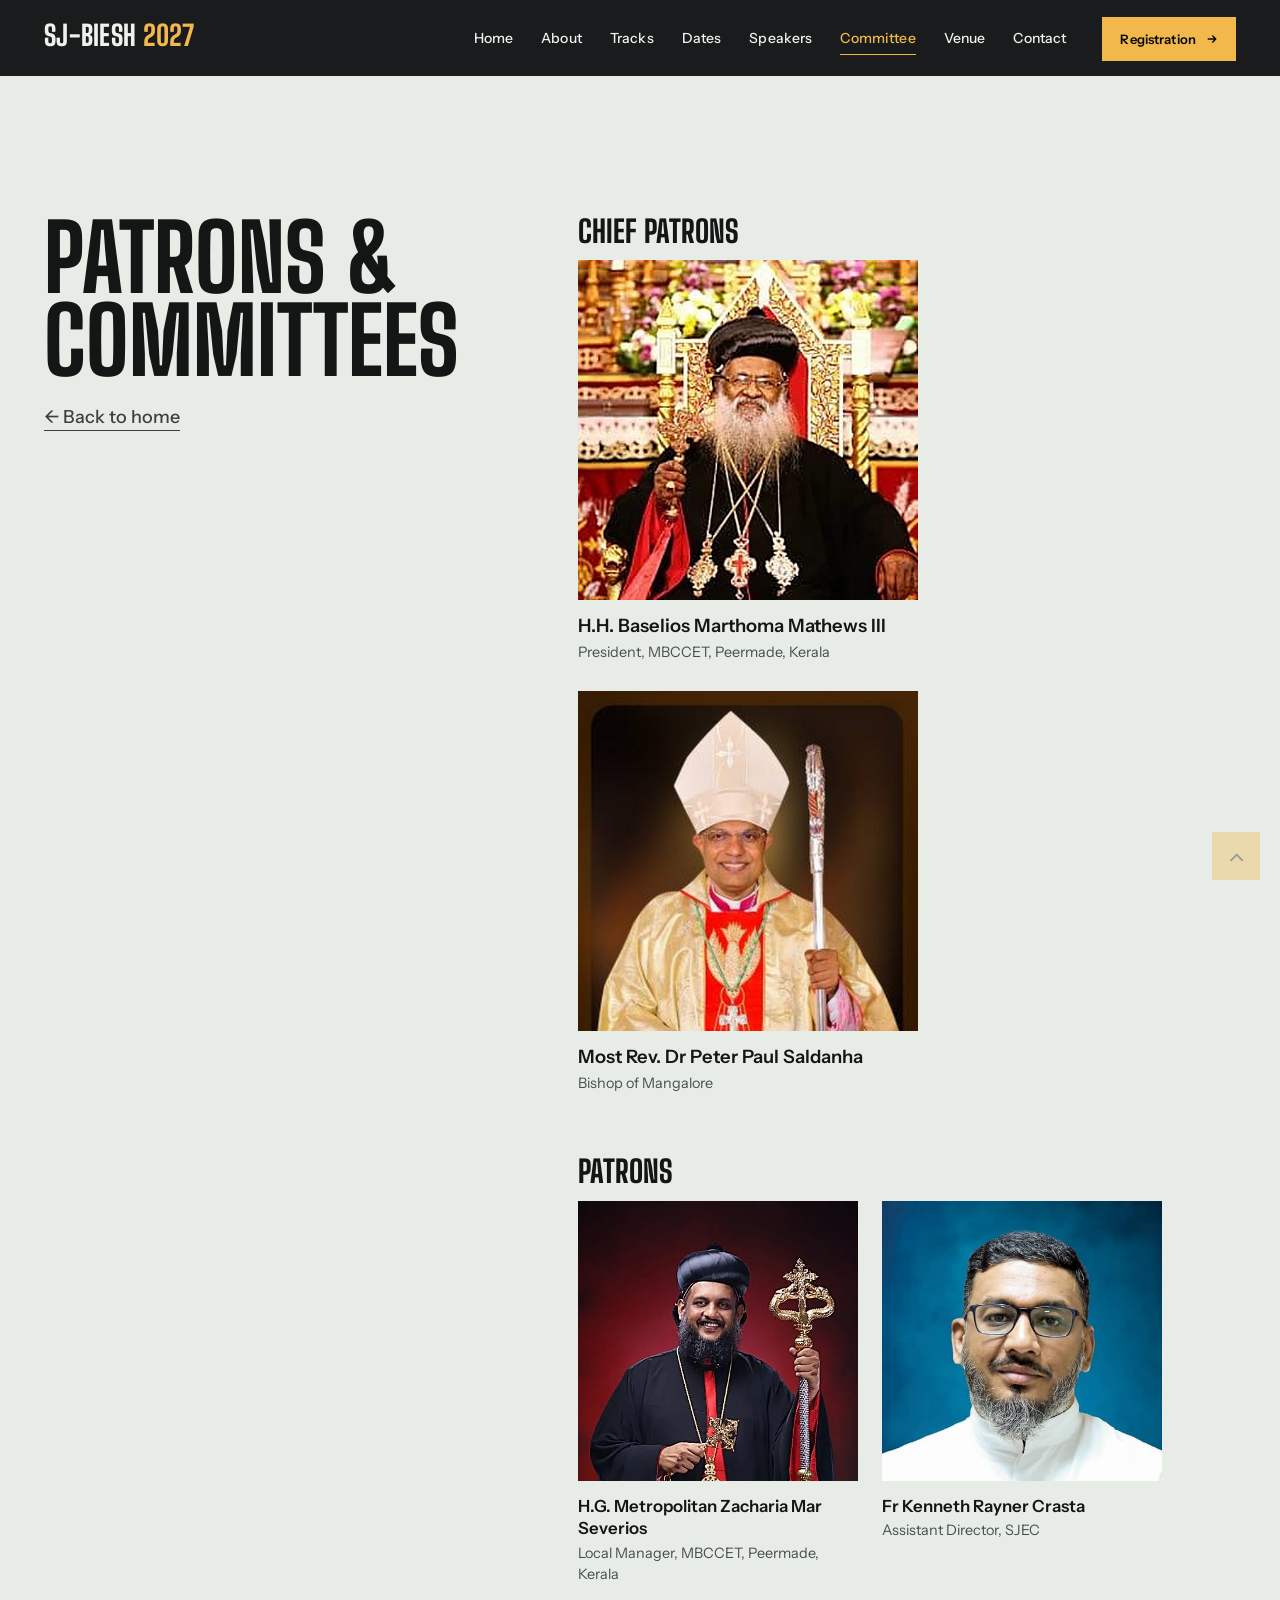
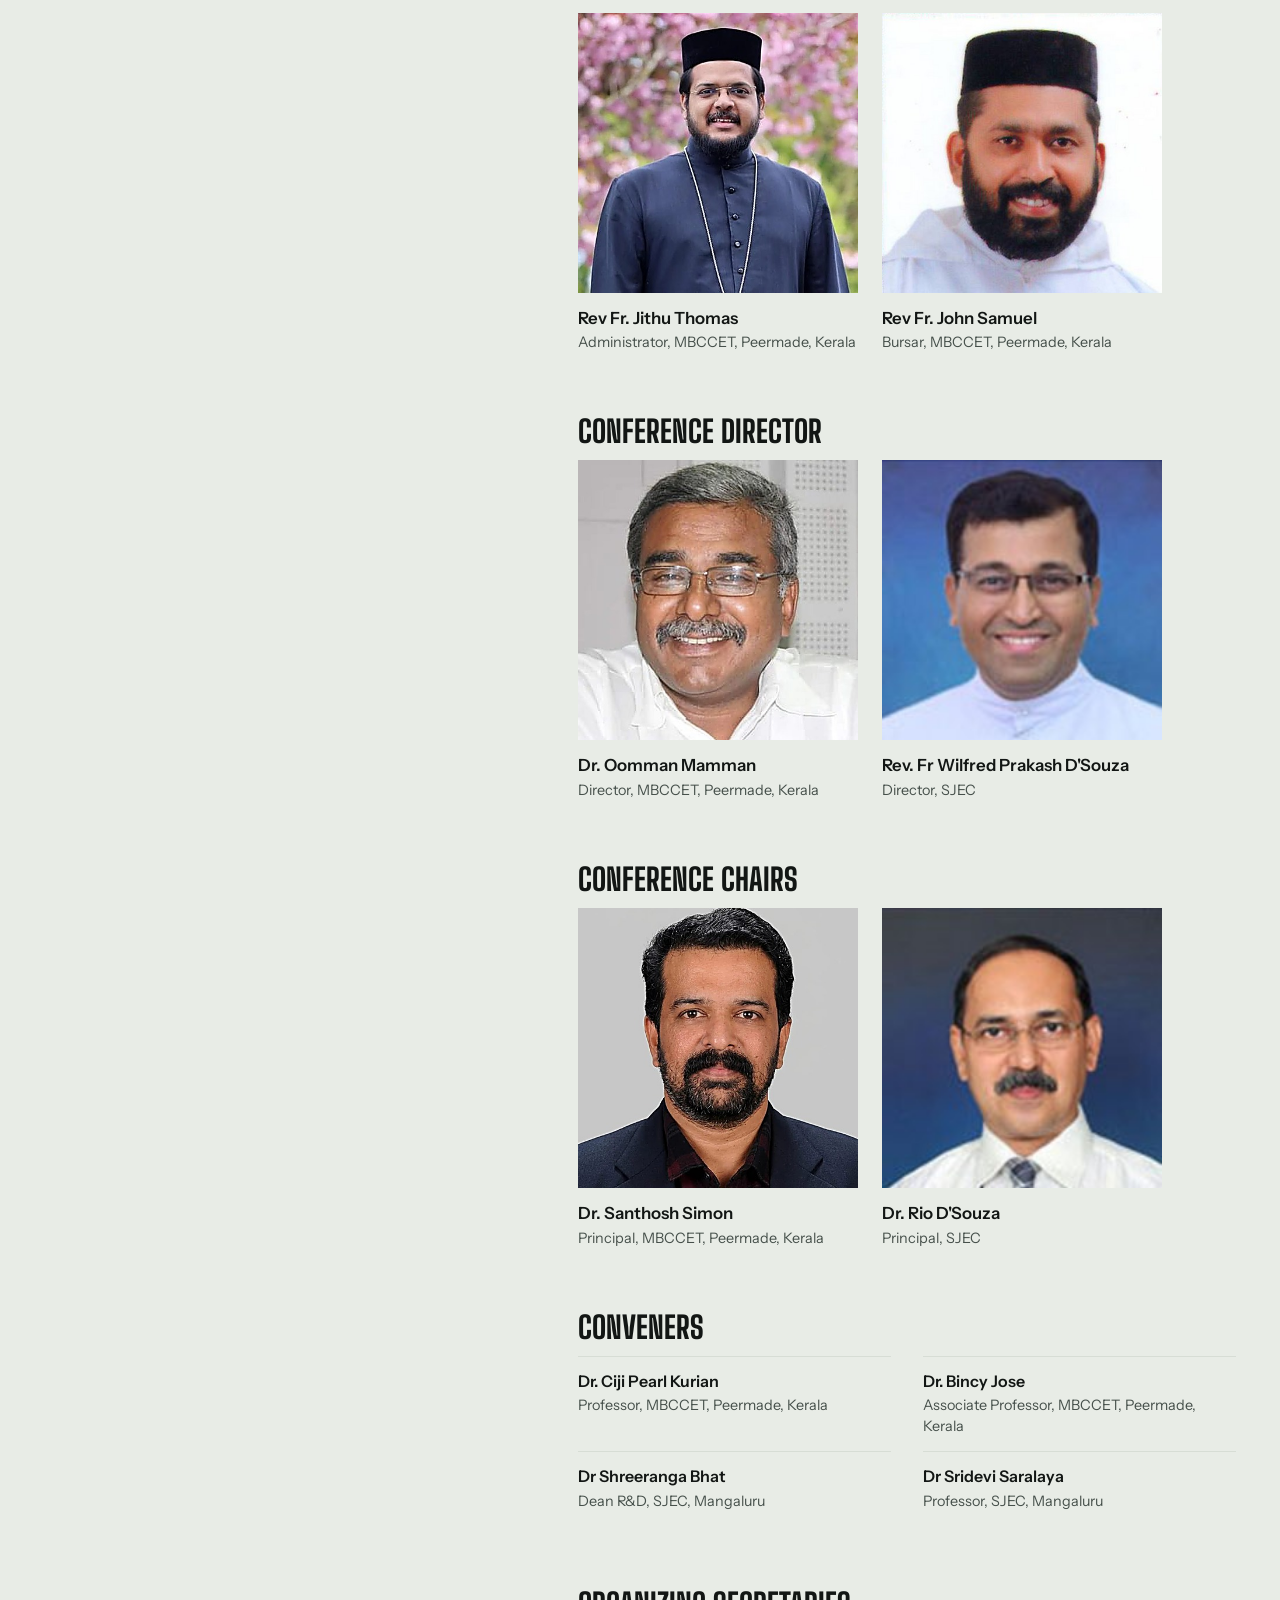
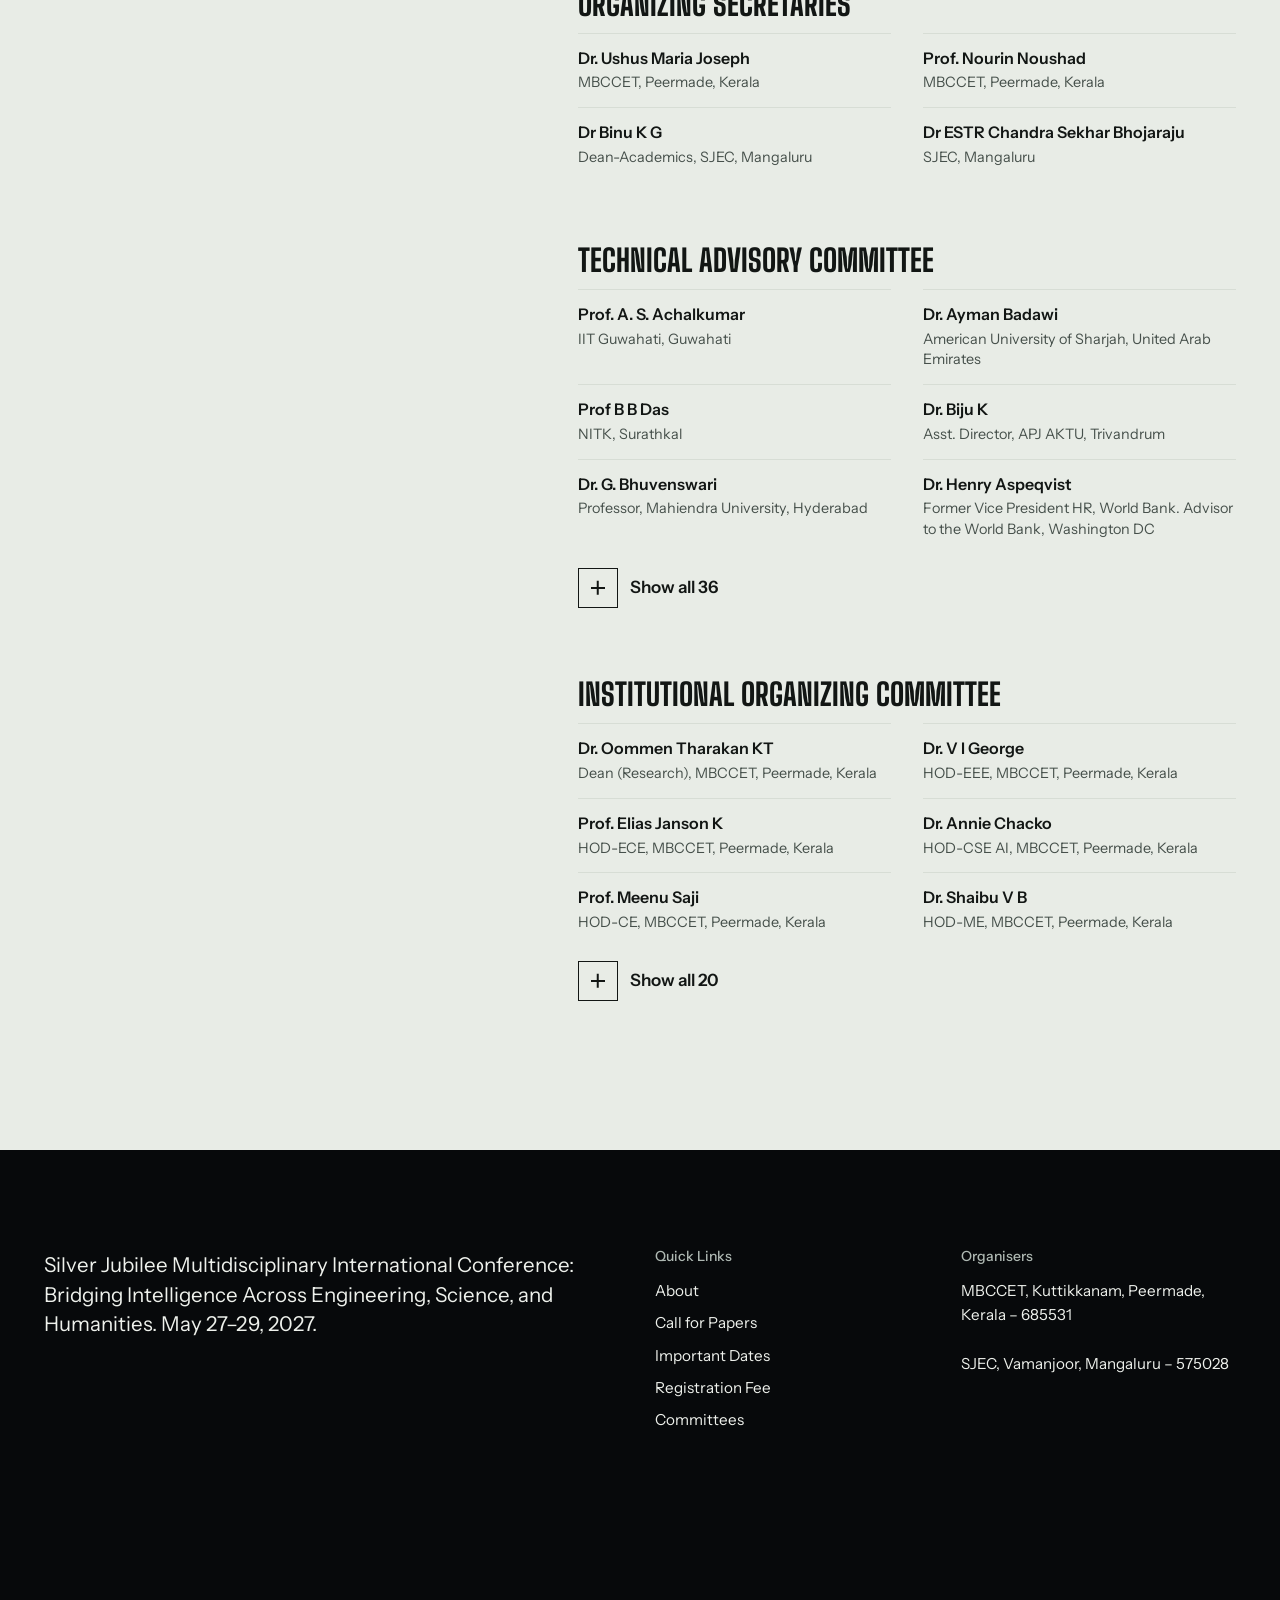
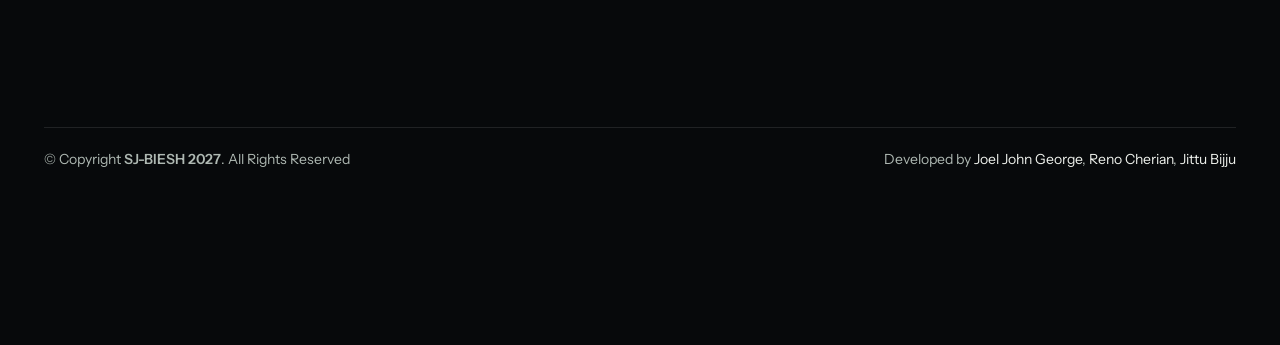
<file: original_college_site/idic/committee/index.html>
<!DOCTYPE html>
<html lang="en">

<head>
  <meta charset="utf-8">
  <title>Patrons &amp; Committees | SJ-BIESH 2027</title>
  <meta content="width=device-width, initial-scale=1.0" name="viewport">
  <meta content="SJ-BIESH 2027, patrons, conference committee, technical advisory committee, organizing committee, MBCCET, SJEC" name="keywords">
  <meta content="Patrons, conveners and committees of SJ-BIESH 2027, the Silver Jubilee Multidisciplinary International Conference organised by MBCCET, Peermade and SJEC, Mangaluru." name="description">
  <meta name="theme-color" content="#07090b">

  <!-- Favicons -->
  <link href="../img/favicon.png" rel="icon">
  <link href="../img/apple-touch-icon.png" rel="apple-touch-icon">

  <!-- Bootstrap CSS File -->
  <link href="../lib/bootstrap/css/bootstrap.min.css" rel="stylesheet">

  <!-- Libraries CSS Files -->
  <link href="../lib/font-awesome/css/font-awesome.min.css" rel="stylesheet">
  <link href="../lib/animate/animate.min.css" rel="stylesheet">
  <link href="../lib/venobox/venobox.css" rel="stylesheet">
  <link href="../lib/owlcarousel/assets/owl.carousel.min.css" rel="stylesheet">

  <!-- Main Stylesheet File -->
  <link href="../css/style.css" rel="stylesheet">
  <!-- SJ-BIESH theme (overrides style.css) -->
  <link rel="preconnect" href="https://fonts.googleapis.com">
  <link rel="preconnect" href="https://fonts.gstatic.com" crossorigin>
  <link href="https://fonts.googleapis.com/css2?family=Big+Shoulders+Display:wght@600;700;800&family=Instrument+Sans:wght@400;500;600&display=swap" rel="stylesheet">
  <link href="../css/think.css" rel="stylesheet">

  <!-- =======================================================
    Theme Name: TheEvent
    Theme URL: https://bootstrapmade.com/theevent-conference-event-bootstrap-template/
    Author: BootstrapMade.com
    License: https://bootstrapmade.com/license/
  ======================================================= -->
</head>

<body>

  <header id="header" class="header-fixed">
    <div class="container">

      <div id="logo" class="pull-left">
        <a href="../" class="tf-wordmark">SJ-BIESH <span>2027</span></a>
      </div>

      <nav id="nav-menu-container">
        <ul class="nav-menu">
          <li><a href="../">Home</a></li>
          <li><a href="../#about">About</a></li>
          <li><a href="../#tracks">Tracks</a></li>
          <li><a href="../#schedule">Dates</a></li>
          <li><a href="../#speakers">Speakers</a></li>
          <li class="menu-active"><a href="./">Committee</a></li>
          <li><a href="../venue/">Venue</a></li>
          <li><a href="../#contact">Contact</a></li>
          <li class="buy-tickets"><a href="../#registration">Registration</a></li>
        </ul>
      </nav><!-- #nav-menu-container -->
    </div>
  </header><!-- #header -->

  <main id="main" class="sj-subpage">

    <!--==========================
      Committees
    ============================-->
    <section id="committee" class="sj-section sj-mist">
      <div class="container">
        <div class="sj-split">
          <div class="sj-split-head">
            <div class="section-header">
              <h1>Patrons &amp; Committees</h1>
              <p class="sj-back"><a href="../">&larr; Back to home</a></p>
            </div>
          </div>
          <div class="sj-split-body">

            <div class="tf-group tf-group-lead">
              <h3>Chief Patrons</h3>
              <ul class="tf-people">
                <li class="tf-has-photo"><img class="tf-portrait" src="../img/committee/baselios-marthoma-mathews-iii.jpg" alt="" width="480" height="480" loading="lazy" decoding="async"><div><strong>H.H. Baselios Marthoma Mathews III</strong><span>President, MBCCET, Peermade, Kerala</span></div></li>
                <li class="tf-has-photo"><img class="tf-portrait" src="../img/committee/peter-paul-saldanha.jpg" alt="" width="480" height="480" loading="lazy" decoding="async"><div><strong>Most Rev. Dr Peter Paul Saldanha</strong><span>Bishop of Mangalore</span></div></li>
              </ul>
            </div>

            <div class="tf-group">
              <h3>Patrons</h3>
              <ul class="tf-people">
                <li class="tf-has-photo"><img class="tf-portrait" src="../img/committee/zacharia-mar-severios.jpg" alt="" width="480" height="480" loading="lazy" decoding="async"><div><strong>H.G. Metropolitan Zacharia Mar Severios</strong><span>Local Manager, MBCCET, Peermade, Kerala</span></div></li>
                <li class="tf-has-photo"><img class="tf-portrait" src="../img/committee/kenneth-rayner-crasta.jpg" alt="" width="480" height="480" loading="lazy" decoding="async"><div><strong>Fr Kenneth Rayner Crasta</strong><span>Assistant Director, SJEC</span></div></li>
                <li class="tf-has-photo"><img class="tf-portrait" src="../img/committee/jithu-thomas.jpg" alt="" width="480" height="480" loading="lazy" decoding="async"><div><strong>Rev Fr. Jithu Thomas</strong><span>Administrator, MBCCET, Peermade, Kerala</span></div></li>
                <li class="tf-has-photo"><img class="tf-portrait" src="../img/committee/john-samuel.jpg" alt="" width="480" height="480" loading="lazy" decoding="async"><div><strong>Rev Fr. John Samuel</strong><span>Bursar, MBCCET, Peermade, Kerala</span></div></li>
              </ul>
            </div>

            <div class="tf-group">
              <h3>Conference Director</h3>
              <ul class="tf-people">
                <li class="tf-has-photo"><img class="tf-portrait" src="../img/committee/oomman-mamman.jpg" alt="" width="480" height="480" loading="lazy" decoding="async"><div><strong>Dr. Oomman Mamman</strong><span>Director, MBCCET, Peermade, Kerala</span></div></li>
                <li class="tf-has-photo"><img class="tf-portrait" src="../img/committee/wilfred-prakash-dsouza.jpg" alt="" width="480" height="480" loading="lazy" decoding="async"><div><strong>Rev. Fr Wilfred Prakash D'Souza</strong><span>Director, SJEC</span></div></li>
              </ul>
            </div>

            <div class="tf-group">
              <h3>Conference Chairs</h3>
              <ul class="tf-people">
                <li class="tf-has-photo"><img class="tf-portrait" src="../img/committee/santhosh-simon.jpg" alt="" width="480" height="480" loading="lazy" decoding="async"><div><strong>Dr. Santhosh Simon</strong><span>Principal, MBCCET, Peermade, Kerala</span></div></li>
                <li class="tf-has-photo"><img class="tf-portrait" src="../img/committee/rio-dsouza.jpg" alt="" width="480" height="480" loading="lazy" decoding="async"><div><strong>Dr. Rio D'Souza</strong><span>Principal, SJEC</span></div></li>
              </ul>
            </div>

            <div class="tf-group">
              <h3>Conveners</h3>
              <ul class="tf-people">
                <li><strong>Dr. Ciji Pearl Kurian</strong><span>Professor, MBCCET, Peermade, Kerala</span></li>
                <li><strong>Dr. Bincy Jose</strong><span>Associate Professor, MBCCET, Peermade, Kerala</span></li>
                <li><strong>Dr Shreeranga Bhat</strong><span>Dean R&amp;D, SJEC, Mangaluru</span></li>
                <li><strong>Dr Sridevi Saralaya</strong><span>Professor, SJEC, Mangaluru</span></li>
              </ul>
            </div>

            <div class="tf-group">
              <h3>Organizing Secretaries</h3>
              <ul class="tf-people">
                <li><strong>Dr. Ushus Maria Joseph</strong><span>MBCCET, Peermade, Kerala</span></li>
                <li><strong>Prof. Nourin Noushad</strong><span>MBCCET, Peermade, Kerala</span></li>
                <li><strong>Dr Binu K G</strong><span>Dean-Academics, SJEC, Mangaluru</span></li>
                <li><strong>Dr ESTR Chandra Sekhar Bhojaraju</strong><span>SJEC, Mangaluru</span></li>
              </ul>
            </div>

            <div class="tf-group">
              <h3>Technical Advisory Committee</h3>
              <ul class="tf-people">
                <li><strong>Prof. A. S. Achalkumar</strong><span>IIT Guwahati, Guwahati</span></li>
                <li><strong>Dr. Ayman Badawi</strong><span>American University of Sharjah, United Arab Emirates</span></li>
                <li><strong>Prof B B Das</strong><span>NITK, Surathkal</span></li>
                <li><strong>Dr. Biju K</strong><span>Asst. Director, APJ AKTU, Trivandrum</span></li>
                <li><strong>Dr. G. Bhuvenswari</strong><span>Professor, Mahiendra University, Hyderabad</span></li>
                <li><strong>Dr. Henry Aspeqvist</strong><span>Former Vice President HR, World Bank. Advisor to the World Bank, Washington DC</span></li>
              </ul>
              <div class="tf-more" id="more-advisory"><div class="tf-more-inner">
              <ul class="tf-people">
                <li><strong>Prof. I. Thirinavukkarasu</strong><span>Professor, Department of ICE, MIT Manipal</span></li>
                <li><strong>Prof. Iqbal Thonse Hawaldar</strong><span>Department of Accounting &amp; Finance, College of Business Administration, Bahrain</span></li>
                <li><strong>Dr. Jolly Jose</strong><span>Professor and Chair, Strategic Engagements Research and Innovation- SADU, Mangalore</span></li>
                <li><strong>Dr. Joseph Varghese</strong><span>Christ (Deemed to be University), Bengaluru</span></li>
                <li><strong>Dr Karthik Desingu</strong><span>CSIR-CMERI</span></li>
                <li><strong>Dr. Konika Das Bhattacharya</strong><span>IIEST Shibpur</span></li>
                <li><strong>Dr Mohanchandra K. P.</strong><span>University of California, Los Angeles, CA, USA</span></li>
                <li><strong>Dr Mrityunjay Doddamani</strong><span>IIT, Jodhpur</span></li>
                <li><strong>Dr Nonappa</strong><span>Faculty of Engineering and Natural Sciences, Tampere University, Finland</span></li>
                <li><strong>Dr. Pradeep George</strong><span>De Montfort University, Dubai</span></li>
                <li><strong>Dr. Pramod George</strong><span>MAHE, Dubai</span></li>
                <li><strong>Dr Pushparaj Shetty</strong><span>NITK, Surathkal</span></li>
                <li><strong>Dr Raghu S</strong><span>National University of Singapore</span></li>
                <li><strong>Dr Raja Jayaraman</strong><span>Department of Industrial Engineering, New Mexico State University, USA</span></li>
                <li><strong>Dr. Rajib Chakraborty</strong><span>Professor, University of Calcutta</span></li>
                <li><strong>Prof Ramesh Thamankar</strong><span>VIT, Vellore</span></li>
                <li><strong>Dr. Remmy Alexander</strong><span>Philips, Bangalore</span></li>
                <li><strong>Dr. Rittin Abraham Kurien</strong><span>Dept. of Mechanical, Saintgits College of Engineering (Autonomous), Kottayam, Kerala, India</span></li>
                <li><strong>Dr. S. Sumitra</strong><span>Department of Mathematics, IIST, Trivandrum</span></li>
                <li><strong>Dr. Saara</strong><span>Director R&amp;D, Infab Semiconductor Pvt. Ltd., Bangalore</span></li>
                <li><strong>Dr. Sharon Wilson</strong><span>Center for Media and Communications Research (CMCR), University Tunku Abdul Rahman, Malaysia</span></li>
                <li><strong>Dr. Sishaj P Simon</strong><span>Professor, Department of EEE, NIT Trichy</span></li>
                <li><strong>Dr. Somnath Pan</strong><span>IIT, Dhanbad</span></li>
                <li><strong>Dr. Suddhasatwa Chakraborty</strong><span>Jadavpur University</span></li>
                <li><strong>Dr Sujitha Annie Kurian</strong><span>Dean, Marian College, Kuttikkanam</span></li>
                <li><strong>Dr. Sumama David</strong><span>HAG Professor, Department of ECE, NITK, Surathkal</span></li>
                <li><strong>Dr. Surekha Kamath</strong><span>MIT Manipal</span></li>
                <li><strong>Prof Tejo V. Bheemasetti</strong><span>The University of Arizona, USA</span></li>
                <li><strong>Dr. Thomas Han</strong><span>Associate Professor at Stockholm Resilience Centre at Stockholm University</span></li>
                <li><strong>Dr. Vijaya Padmanabha</strong><span>Department of Mathematics and Computer Science, Modern College of Business and Science, Muscat, Sultanate of Oman</span></li>
              </ul>
              </div></div>
              <button type="button" class="tf-toggle" aria-expanded="true" aria-controls="more-advisory" data-label-closed="Show all 36" data-label-open="Show fewer"><span class="tf-toggle-icon" aria-hidden="true"></span><span class="tf-toggle-label">Show all 36</span></button>
            </div>

            <div class="tf-group">
              <h3>Institutional Organizing Committee</h3>
              <ul class="tf-people">
                <li><strong>Dr. Oommen Tharakan KT</strong><span>Dean (Research), MBCCET, Peermade, Kerala</span></li>
                <li><strong>Dr. V I George</strong><span>HOD-EEE, MBCCET, Peermade, Kerala</span></li>
                <li><strong>Prof. Elias Janson K</strong><span>HOD-ECE, MBCCET, Peermade, Kerala</span></li>
                <li><strong>Dr. Annie Chacko</strong><span>HOD-CSE AI, MBCCET, Peermade, Kerala</span></li>
                <li><strong>Prof. Meenu Saji</strong><span>HOD-CE, MBCCET, Peermade, Kerala</span></li>
                <li><strong>Dr. Shaibu V B</strong><span>HOD-ME, MBCCET, Peermade, Kerala</span></li>
              </ul>
              <div class="tf-more" id="more-institutional"><div class="tf-more-inner">
              <ul class="tf-people">
                <li><strong>Prof. Aleyamma Varghese</strong><span>HOD-S&amp;H, MBCCET, Peermade, Kerala</span></li>
                <li><strong>Prof. Aryalakshmi</strong><span>HOD-CSE, MBCCET, Peermade, Kerala</span></li>
                <li><strong>Prof. Deepu Jacob</strong><span>System Administrator, MBCCET, Peermade, Kerala</span></li>
                <li><strong>Dr. Jacob Joshua</strong><span>Placement Officer, MBCCET, Peermade, Kerala</span></li>
                <li><strong>Dr Prakash Pinto</strong><span>HOD-Business Administration, SJEC Mangaluru</span></li>
                <li><strong>Dr Jyothi K</strong><span>Dean-Student Welfare, SJEC Mangaluru</span></li>
                <li><strong>Dr Melwyn D'Souza</strong><span>HOD-CSE, SJEC Mangaluru</span></li>
                <li><strong>Dr Dayakshini</strong><span>HOD-ECE, SJEC Mangaluru</span></li>
                <li><strong>Dr Rohan Pinto</strong><span>HOD-VLSI, SJEC Mangaluru</span></li>
                <li><strong>Dr Yajnheswaran Bhagithimar</strong><span>HOD-Civil, SJEC Mangaluru</span></li>
                <li><strong>Dr Hareesha B</strong><span>HOD-Business Application, SJEC Mangaluru</span></li>
                <li><strong>Dr Sanath Saralaya</strong><span>HOD-EEE, SJEC Mangaluru</span></li>
                <li><strong>Dr Ravikantha Prabhu</strong><span>HOD-Mech, SJEC Mangaluru</span></li>
                <li><strong>Dr Harivinod N</strong><span>HOD-ICBS, SJEC Mangaluru</span></li>
              </ul>
              </div></div>
              <button type="button" class="tf-toggle" aria-expanded="true" aria-controls="more-institutional" data-label-closed="Show all 20" data-label-open="Show fewer"><span class="tf-toggle-icon" aria-hidden="true"></span><span class="tf-toggle-label">Show all 20</span></button>
            </div>

          </div>
        </div>
      </div>
    </section>

  </main>

  <!--==========================
    Footer
  ============================-->
  <footer id="footer">
    <div class="footer-top">
      <div class="container">
        <div class="row">

          <div class="col-lg-6 col-md-12 footer-info">
            <p>Silver Jubilee Multidisciplinary International Conference: Bridging Intelligence Across Engineering, Science, and Humanities. May 27&ndash;29, 2027.</p>
          </div>

          <div class="col-lg-3 col-md-6 footer-links">
            <h4>Quick Links</h4>
            <ul>
              <li><a href="../#about">About</a></li>
              <li><a href="../#tracks">Call for Papers</a></li>
              <li><a href="../#schedule">Important Dates</a></li>
              <li><a href="../#registration">Registration Fee</a></li>
              <li><a href="./">Committees</a></li>
            </ul>
          </div>

          <div class="col-lg-3 col-md-6 footer-contact">
            <h4>Organisers</h4>
            <p>MBCCET, Kuttikkanam, Peermade, Kerala &ndash; 685531<br><br>SJEC, Vamanjoor, Mangaluru &ndash; 575028</p>
          </div>

        </div>
      </div>
    </div>

    <div class="container">
      <h3 class="tf-wordmark sj-footer-mark" aria-label="SJ-BIESH 2027"><span class="sj-line" aria-hidden="true"><span>SJ-BIESH <span>2027</span></span></span></h3>
      <div class="sj-footer-base">
        <div class="copyright">
          &copy; Copyright <strong>SJ-BIESH 2027</strong>. All Rights Reserved
        </div>
        <div class="credits">
          <!--
            All the links in the footer should remain intact.
            You can delete the links only if you purchased the pro version.
            Licensing information: https://bootstrapmade.com/license/
            Purchase the pro version with working PHP/AJAX contact form: https://bootstrapmade.com/buy/?theme=TheEvent
          -->
          Developed by <a href="https://portfolio.joelz.site" target="_blank" rel="noopener">Joel John George</a>, <span class="credit-name">Reno Cherian</span>, <span class="credit-name">Jittu Bijju</span>
        </div>
      </div>
    </div>
  </footer><!-- #footer -->

  <a href="#" class="back-to-top" aria-label="Back to top"><i class="fa fa-angle-up"></i></a>
  <div class="tf-progress" aria-hidden="true"></div>

  <!-- JavaScript Libraries -->
  <script src="../lib/jquery/jquery.min.js"></script>
  <script src="../lib/jquery/jquery-migrate.min.js"></script>
  <script src="../lib/bootstrap/js/bootstrap.bundle.min.js"></script>
  <script src="../lib/easing/easing.min.js"></script>
  <script src="../lib/superfish/hoverIntent.js"></script>
  <script src="../lib/superfish/superfish.min.js"></script>
  <script src="../lib/wow/wow.min.js"></script>
  <script src="../lib/venobox/venobox.min.js"></script>
  <script src="../lib/owlcarousel/owl.carousel.min.js"></script>

  <!-- Scroll-scrubbed word reveal (vanilla port of React Bits ScrollReveal) -->
  <script src="../js/scroll-reveal.js"></script>

  <!-- Template Main Javascript File -->
  <script src="../js/main.js"></script>
</body>

</html>
</file>
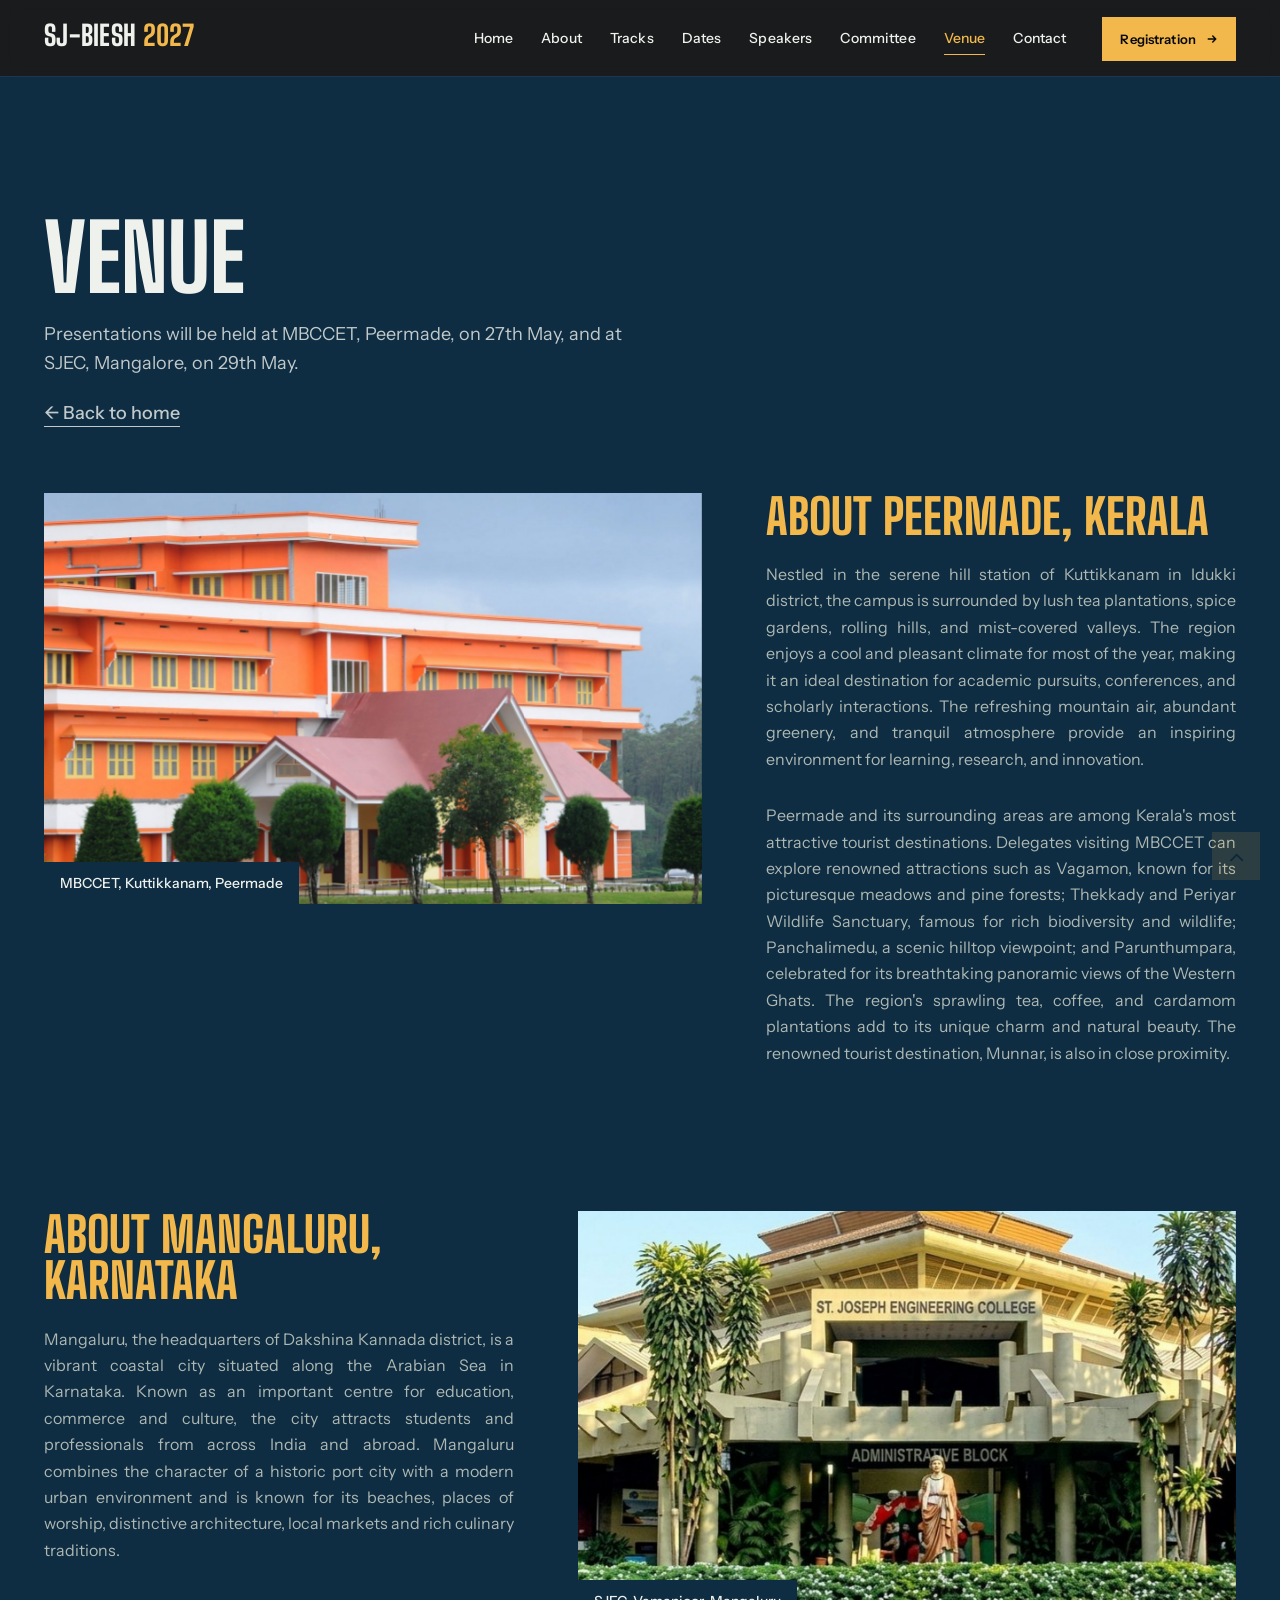
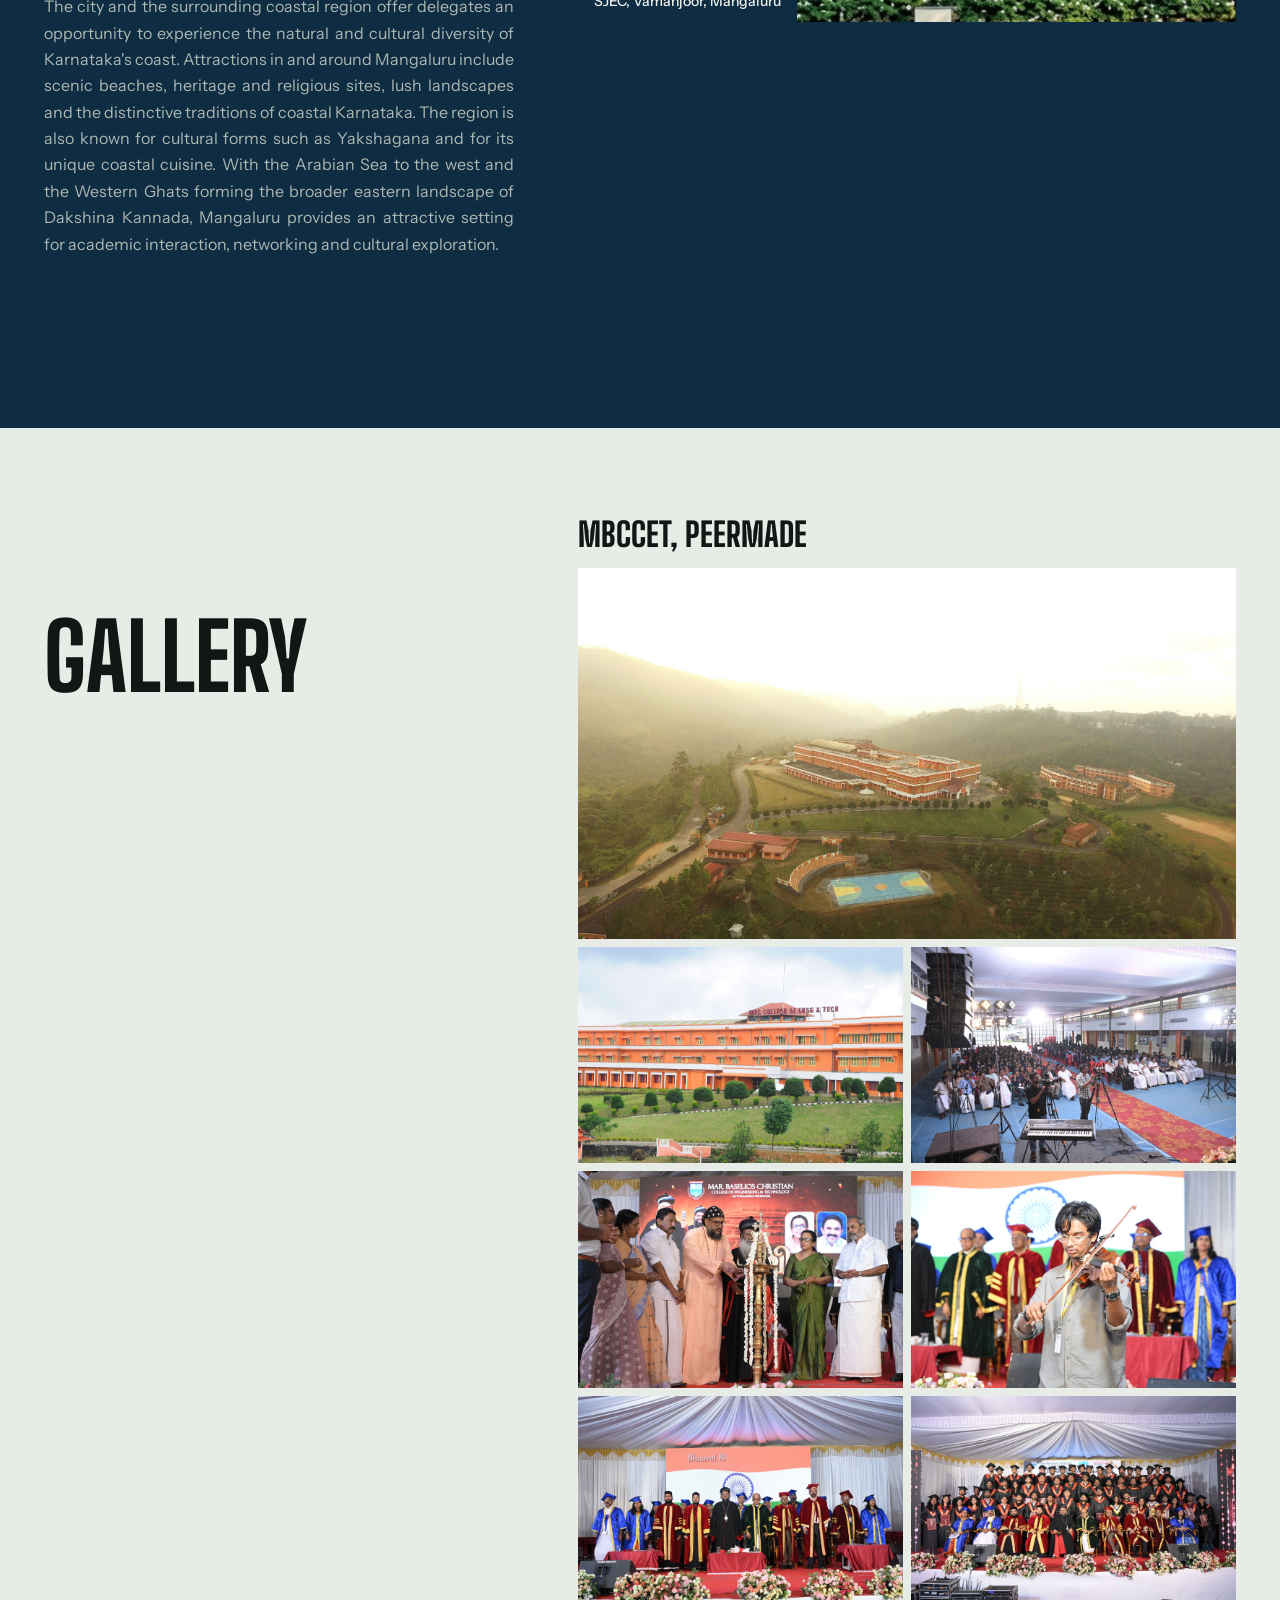
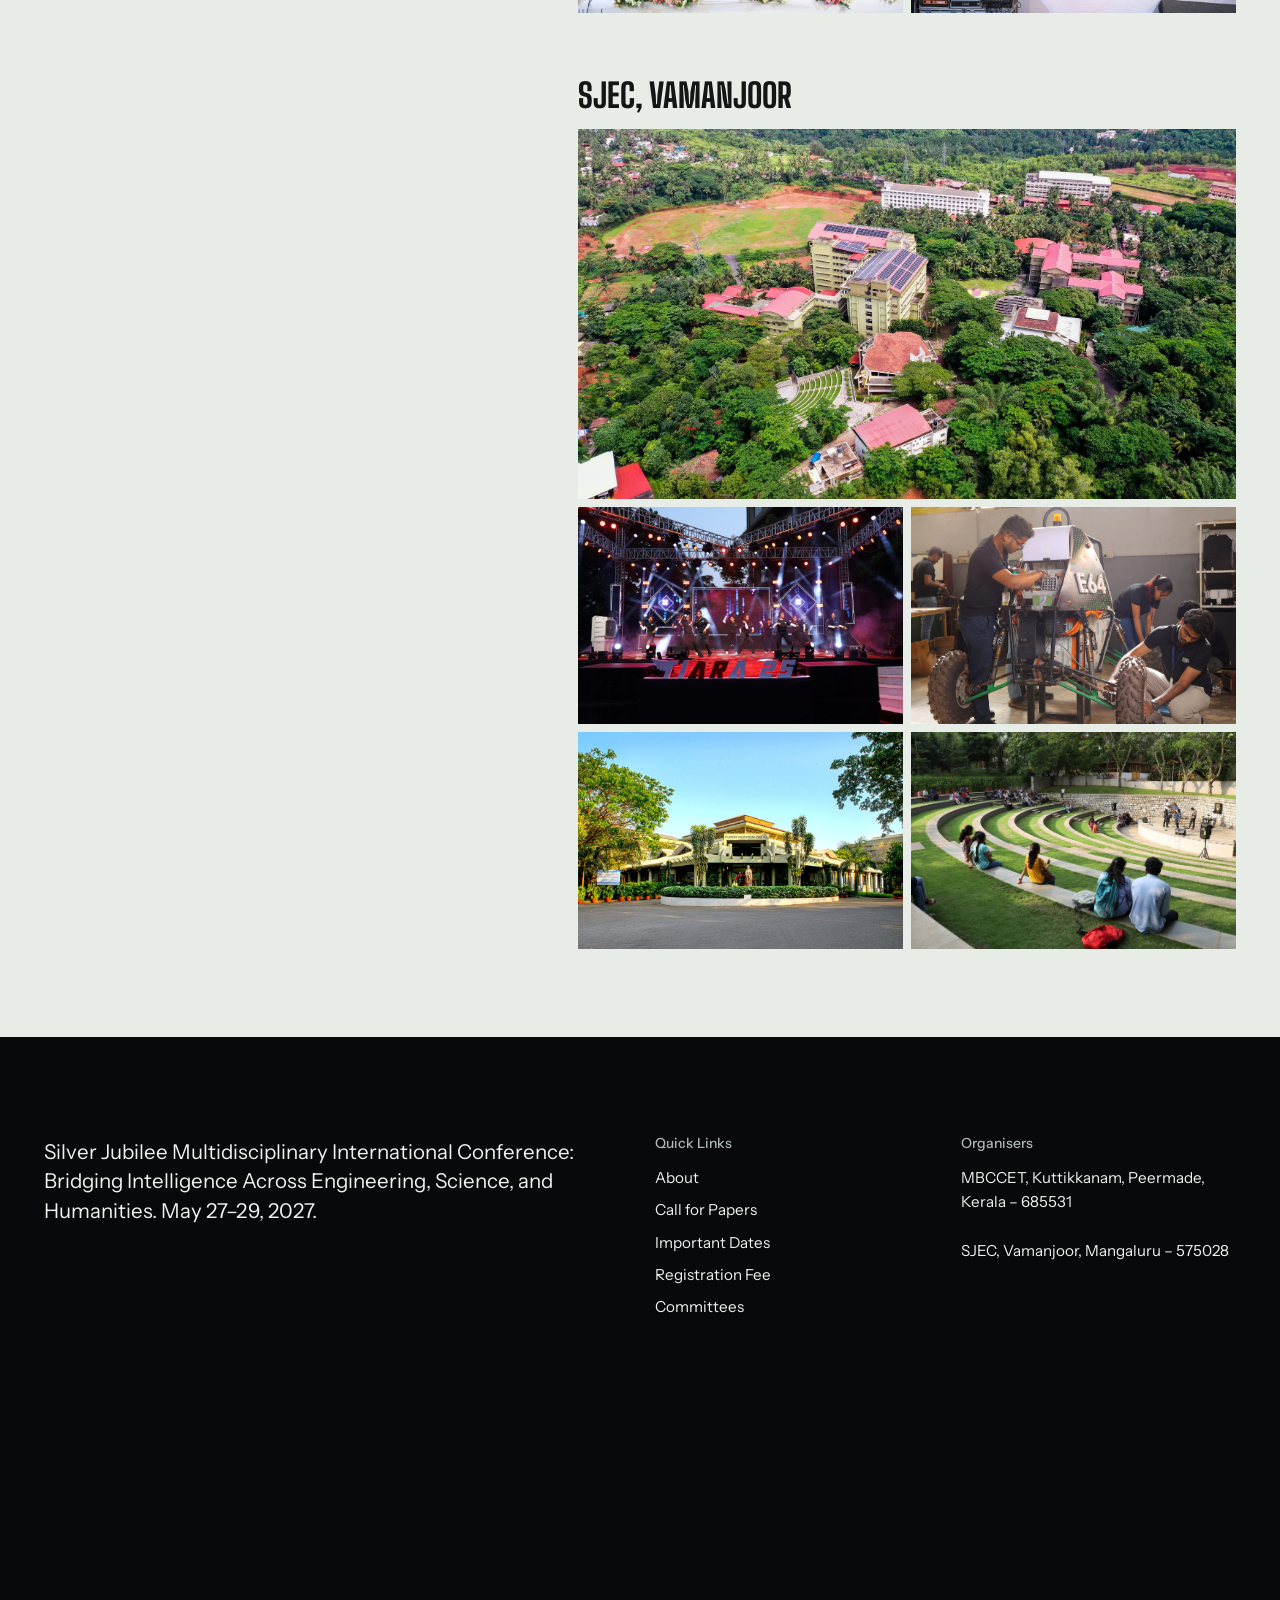
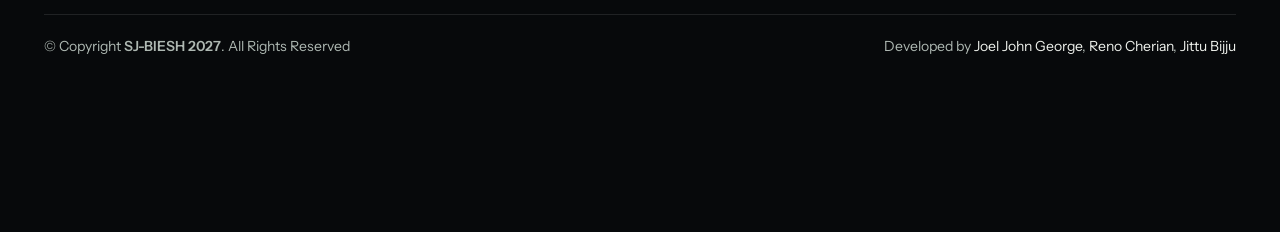
<file: original_college_site/idic/venue/index.html>
<!DOCTYPE html>
<html lang="en">

<head>
  <meta charset="utf-8">
  <title>Venue | SJ-BIESH 2027</title>
  <meta content="width=device-width, initial-scale=1.0" name="viewport">
  <meta content="SJ-BIESH 2027 venue, MBCCET Peermade, SJEC Mangaluru, Kuttikkanam, Vamanjoor, conference venue" name="keywords">
  <meta content="Venue details for SJ-BIESH 2027: presentations at MBCCET, Peermade on 27 May and at SJEC, Mangaluru on 29 May 2027." name="description">
  <meta name="theme-color" content="#07090b">

  <!-- Favicons -->
  <link href="../img/favicon.png" rel="icon">
  <link href="../img/apple-touch-icon.png" rel="apple-touch-icon">

  <!-- Bootstrap CSS File -->
  <link href="../lib/bootstrap/css/bootstrap.min.css" rel="stylesheet">

  <!-- Libraries CSS Files -->
  <link href="../lib/font-awesome/css/font-awesome.min.css" rel="stylesheet">
  <link href="../lib/animate/animate.min.css" rel="stylesheet">
  <link href="../lib/venobox/venobox.css" rel="stylesheet">
  <link href="../lib/owlcarousel/assets/owl.carousel.min.css" rel="stylesheet">

  <!-- Main Stylesheet File -->
  <link href="../css/style.css" rel="stylesheet">
  <!-- SJ-BIESH theme (overrides style.css) -->
  <link rel="preconnect" href="https://fonts.googleapis.com">
  <link rel="preconnect" href="https://fonts.gstatic.com" crossorigin>
  <link href="https://fonts.googleapis.com/css2?family=Big+Shoulders+Display:wght@600;700;800&family=Instrument+Sans:wght@400;500;600&display=swap" rel="stylesheet">
  <link href="../css/think.css" rel="stylesheet">

  <!-- =======================================================
    Theme Name: TheEvent
    Theme URL: https://bootstrapmade.com/theevent-conference-event-bootstrap-template/
    Author: BootstrapMade.com
    License: https://bootstrapmade.com/license/
  ======================================================= -->
</head>

<body>

  <header id="header" class="header-fixed">
    <div class="container">

      <div id="logo" class="pull-left">
        <a href="../" class="tf-wordmark">SJ-BIESH <span>2027</span></a>
      </div>

      <nav id="nav-menu-container">
        <ul class="nav-menu">
          <li><a href="../">Home</a></li>
          <li><a href="../#about">About</a></li>
          <li><a href="../#tracks">Tracks</a></li>
          <li><a href="../#schedule">Dates</a></li>
          <li><a href="../#speakers">Speakers</a></li>
          <li><a href="../committee/">Committee</a></li>
          <li class="menu-active"><a href="./">Venue</a></li>
          <li><a href="../#contact">Contact</a></li>
          <li class="buy-tickets"><a href="../#registration">Registration</a></li>
        </ul>
      </nav><!-- #nav-menu-container -->
    </div>
  </header><!-- #header -->

  <main id="main" class="sj-subpage">

    <!--==========================
      Venue: Peermade and Mangaluru
    ============================-->
    <section id="venue" class="sj-section sj-sea">
      <div class="container">
        <div class="section-header">
          <h1>Venue</h1>
          <p>Presentations will be held at MBCCET, Peermade, on 27th May, and at SJEC, Mangalore, on 29th May.</p>
          <p class="sj-back"><a href="../">&larr; Back to home</a></p>
        </div>

        <article class="sj-place">
          <figure class="sj-place-media" data-reveal-media>
            <img src="../img/hero/college-1.jpg" width="1920" height="1010" alt="MBCCET campus, Kuttikkanam, Peermade" loading="lazy" decoding="async" data-parallax>
            <figcaption>MBCCET, Kuttikkanam, Peermade</figcaption>
          </figure>
          <div class="sj-place-text">
            <h3>About Peermade, Kerala</h3>
            <p>Nestled in the serene hill station of Kuttikkanam in Idukki district, the campus is surrounded by lush tea plantations, spice gardens, rolling hills, and mist-covered valleys. The region enjoys a cool and pleasant climate for most of the year, making it an ideal destination for academic pursuits, conferences, and scholarly interactions. The refreshing mountain air, abundant greenery, and tranquil atmosphere provide an inspiring environment for learning, research, and innovation.</p>
            <p>Peermade and its surrounding areas are among Kerala's most attractive tourist destinations. Delegates visiting MBCCET can explore renowned attractions such as Vagamon, known for its picturesque meadows and pine forests; Thekkady and Periyar Wildlife Sanctuary, famous for rich biodiversity and wildlife; Panchalimedu, a scenic hilltop viewpoint; and Parunthumpara, celebrated for its breathtaking panoramic views of the Western Ghats. The region's sprawling tea, coffee, and cardamom plantations add to its unique charm and natural beauty. The renowned tourist destination, Munnar, is also in close proximity.</p>
          </div>
        </article>

        <article class="sj-place sj-place-flip">
          <figure class="sj-place-media" data-reveal-media>
            <img src="../img/hero/college-2.jpg" width="1920" height="538" alt="SJEC campus, Vamanjoor, Mangaluru" loading="lazy" decoding="async" data-parallax>
            <figcaption>SJEC, Vamanjoor, Mangaluru</figcaption>
          </figure>
          <div class="sj-place-text">
            <h3>About Mangaluru, Karnataka</h3>
            <p>Mangaluru, the headquarters of Dakshina Kannada district, is a vibrant coastal city situated along the Arabian Sea in Karnataka. Known as an important centre for education, commerce and culture, the city attracts students and professionals from across India and abroad. Mangaluru combines the character of a historic port city with a modern urban environment and is known for its beaches, places of worship, distinctive architecture, local markets and rich culinary traditions.</p>
            <p>The city and the surrounding coastal region offer delegates an opportunity to experience the natural and cultural diversity of Karnataka's coast. Attractions in and around Mangaluru include scenic beaches, heritage and religious sites, lush landscapes and the distinctive traditions of coastal Karnataka. The region is also known for cultural forms such as Yakshagana and for its unique coastal cuisine. With the Arabian Sea to the west and the Western Ghats forming the broader eastern landscape of Dakshina Kannada, Mangaluru provides an attractive setting for academic interaction, networking and cultural exploration.</p>
          </div>
        </article>
      </div>
    </section>

    <!--==========================
      Gallery
    ============================-->
    <section id="gallery" class="sj-section sj-mist sj-compact">
      <div class="container">
        <div class="sj-split">
          <div class="sj-split-head">
            <div class="section-header">
              <h2>Gallery</h2>
            </div>
          </div>
          <div class="sj-split-body">
            <div class="sj-gallery-group">
              <h3 class="sj-gallery-title">MBCCET, Peermade</h3>
              <div class="sj-gallery">
                <a href="../img/campus-gallery/01.jpg" class="venobox sj-gallery-item" data-gall="mbccet-gallery"><img src="../img/campus-gallery/01.jpg" width="1800" height="1013" alt="Aerial view of the campus among green hills" loading="lazy" decoding="async"></a>
                <a href="../img/campus-gallery/02.jpg" class="venobox sj-gallery-item" data-gall="mbccet-gallery"><img src="../img/campus-gallery/02.jpg" width="1800" height="1196" alt="Main college building with a lawn in front" loading="lazy" decoding="async"></a>
                <a href="../img/campus-gallery/03.jpg" class="venobox sj-gallery-item" data-gall="mbccet-gallery"><img src="../img/campus-gallery/03.jpg" width="1800" height="1200" alt="Audience seated in a hall during a college programme" loading="lazy" decoding="async"></a>
                <a href="../img/campus-gallery/04.jpg" class="venobox sj-gallery-item" data-gall="mbccet-gallery"><img src="../img/campus-gallery/04.jpg" width="1800" height="1200" alt="Guests on stage at a college event, some in traditional dress" loading="lazy" decoding="async"></a>
                <a href="../img/campus-gallery/05.jpg" class="venobox sj-gallery-item" data-gall="mbccet-gallery"><img src="../img/campus-gallery/05.jpg" width="1800" height="1200" alt="Performer with a violin in front of graduates in academic robes" loading="lazy" decoding="async"></a>
                <a href="../img/campus-gallery/06.jpg" class="venobox sj-gallery-item" data-gall="mbccet-gallery"><img src="../img/campus-gallery/06.jpg" width="1800" height="1200" alt="Dignitaries and graduates on a decorated stage" loading="lazy" decoding="async"></a>
                <a href="../img/campus-gallery/07.jpg" class="venobox sj-gallery-item" data-gall="mbccet-gallery"><img src="../img/campus-gallery/07.jpg" width="1800" height="1200" alt="Group photo of graduates seated under a decorated canopy" loading="lazy" decoding="async"></a>
              </div>
            </div>
            <div class="sj-gallery-group">
              <h3 class="sj-gallery-title">SJEC, Vamanjoor</h3>
              <div class="sj-gallery">
                <a href="../img/sjec-gallery/01.jpg" class="venobox sj-gallery-item" data-gall="sjec-gallery"><img src="../img/sjec-gallery/01.jpg" width="1800" height="1013" alt="Aerial view of the SJEC campus among trees and buildings" loading="lazy" decoding="async"></a>
                <a href="../img/sjec-gallery/02.jpg" class="venobox sj-gallery-item" data-gall="sjec-gallery"><img src="../img/sjec-gallery/02.jpg" width="1800" height="1200" alt="Stage lit for a student event with performers" loading="lazy" decoding="async"></a>
                <a href="../img/sjec-gallery/03.jpg" class="venobox sj-gallery-item" data-gall="sjec-gallery"><img src="../img/sjec-gallery/03.jpg" width="1800" height="1200" alt="Students working on a vehicle in a workshop" loading="lazy" decoding="async"></a>
                <a href="../img/sjec-gallery/04.jpg" class="venobox sj-gallery-item" data-gall="sjec-gallery"><img src="../img/sjec-gallery/04.jpg" width="1800" height="1200" alt="Front of the SJEC administrative block with a garden entrance" loading="lazy" decoding="async"></a>
                <a href="../img/sjec-gallery/05.jpg" class="venobox sj-gallery-item" data-gall="sjec-gallery"><img src="../img/sjec-gallery/05.jpg" width="1800" height="1011" alt="Students seated on grassed tiers watching a performance at an open-air amphitheatre" loading="lazy" decoding="async"></a>
              </div>
            </div>
          </div>
        </div>
      </div>
    </section>

  </main>

  <!--==========================
    Footer
  ============================-->
  <footer id="footer">
    <div class="footer-top">
      <div class="container">
        <div class="row">

          <div class="col-lg-6 col-md-12 footer-info">
            <p>Silver Jubilee Multidisciplinary International Conference: Bridging Intelligence Across Engineering, Science, and Humanities. May 27&ndash;29, 2027.</p>
          </div>

          <div class="col-lg-3 col-md-6 footer-links">
            <h4>Quick Links</h4>
            <ul>
              <li><a href="../#about">About</a></li>
              <li><a href="../#tracks">Call for Papers</a></li>
              <li><a href="../#schedule">Important Dates</a></li>
              <li><a href="../#registration">Registration Fee</a></li>
              <li><a href="../committee/">Committees</a></li>
            </ul>
          </div>

          <div class="col-lg-3 col-md-6 footer-contact">
            <h4>Organisers</h4>
            <p>MBCCET, Kuttikkanam, Peermade, Kerala &ndash; 685531<br><br>SJEC, Vamanjoor, Mangaluru &ndash; 575028</p>
          </div>

        </div>
      </div>
    </div>

    <div class="container">
      <h3 class="tf-wordmark sj-footer-mark" aria-label="SJ-BIESH 2027"><span class="sj-line" aria-hidden="true"><span>SJ-BIESH <span>2027</span></span></span></h3>
      <div class="sj-footer-base">
        <div class="copyright">
          &copy; Copyright <strong>SJ-BIESH 2027</strong>. All Rights Reserved
        </div>
        <div class="credits">
          <!--
            All the links in the footer should remain intact.
            You can delete the links only if you purchased the pro version.
            Licensing information: https://bootstrapmade.com/license/
            Purchase the pro version with working PHP/AJAX contact form: https://bootstrapmade.com/buy/?theme=TheEvent
          -->
          Developed by <a href="https://portfolio.joelz.site" target="_blank" rel="noopener">Joel John George</a>, <span class="credit-name">Reno Cherian</span>, <span class="credit-name">Jittu Bijju</span>
        </div>
      </div>
    </div>
  </footer><!-- #footer -->

  <a href="#" class="back-to-top" aria-label="Back to top"><i class="fa fa-angle-up"></i></a>
  <div class="tf-progress" aria-hidden="true"></div>

  <!-- JavaScript Libraries -->
  <script src="../lib/jquery/jquery.min.js"></script>
  <script src="../lib/jquery/jquery-migrate.min.js"></script>
  <script src="../lib/bootstrap/js/bootstrap.bundle.min.js"></script>
  <script src="../lib/easing/easing.min.js"></script>
  <script src="../lib/superfish/hoverIntent.js"></script>
  <script src="../lib/superfish/superfish.min.js"></script>
  <script src="../lib/wow/wow.min.js"></script>
  <script src="../lib/venobox/venobox.min.js"></script>
  <script src="../lib/owlcarousel/owl.carousel.min.js"></script>

  <!-- Scroll-scrubbed word reveal (vanilla port of React Bits ScrollReveal) -->
  <script src="../js/scroll-reveal.js"></script>

  <!-- Template Main Javascript File -->
  <script src="../js/main.js"></script>
</body>

</html>
</file>
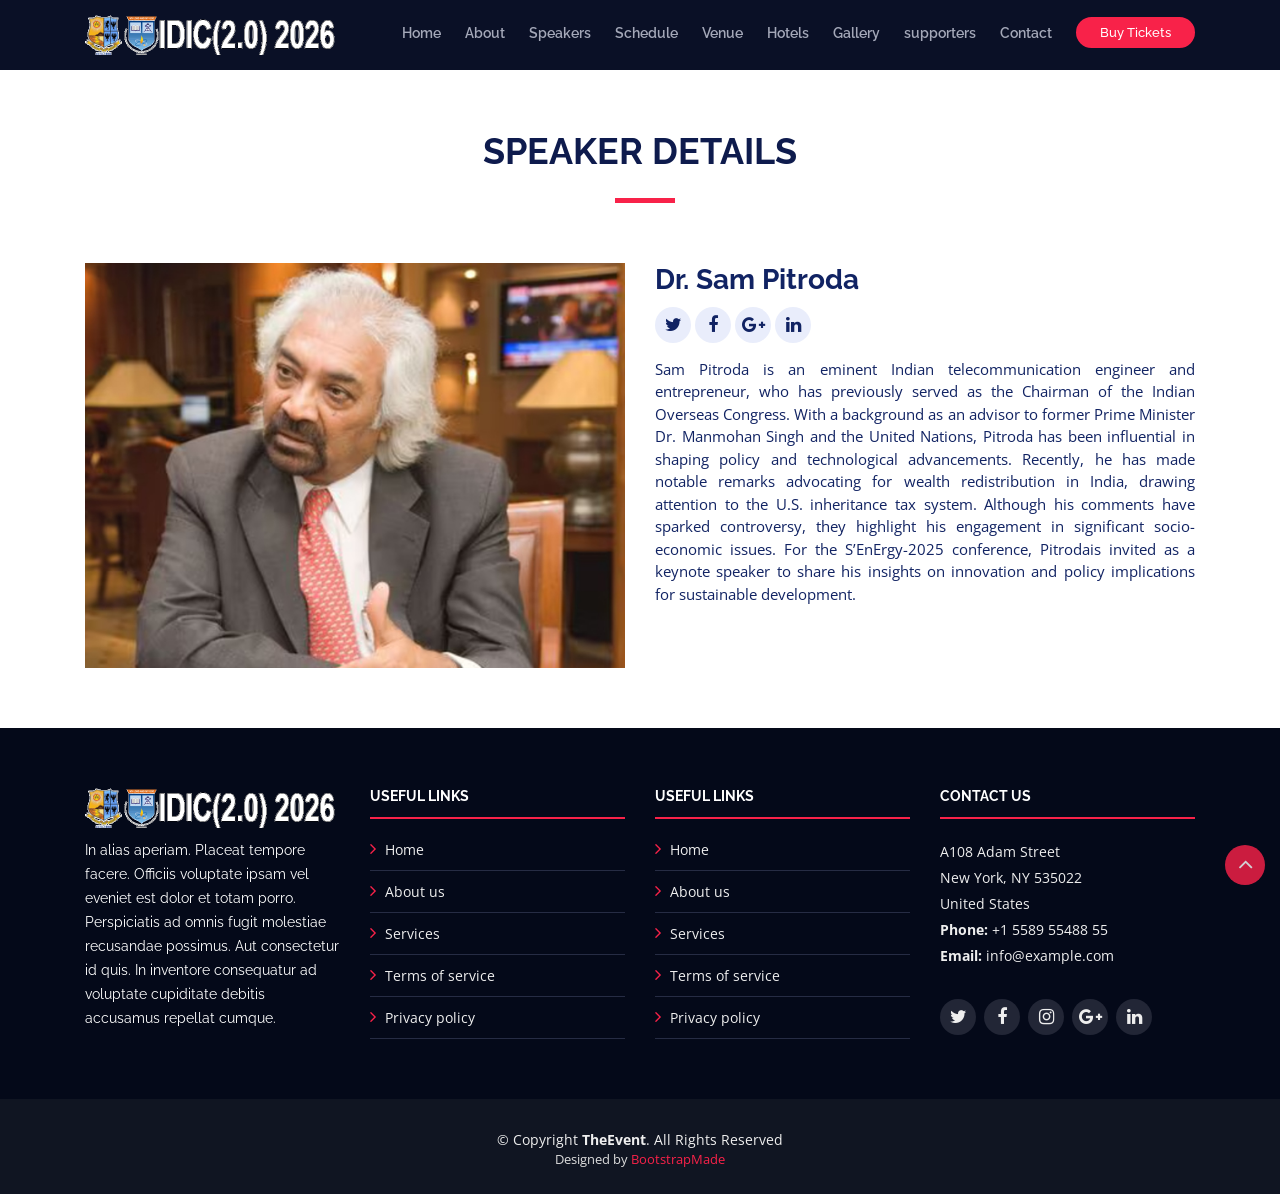
<file: original_college_site/idic/speaker-details1.html>
<!DOCTYPE html>
<html lang="en">

<head>
  <meta charset="utf-8">
  <title>TheEvent - Bootstrap Event Template</title>
  <meta content="width=device-width, initial-scale=1.0" name="viewport">
  <meta content="" name="keywords">
  <meta content="" name="description">

  <!-- Favicons -->
  <link href="img/favicon.png" rel="icon">
  <link href="img/apple-touch-icon.png" rel="apple-touch-icon">

  <!-- Google Fonts -->
  <link href="https://fonts.googleapis.com/css?family=Open+Sans:300,300i,400,400i,700,700i|Raleway:300,400,500,700,800" rel="stylesheet">

  <!-- Bootstrap CSS File -->
  <link href="lib/bootstrap/css/bootstrap.min.css" rel="stylesheet">

  <!-- Libraries CSS Files -->
  <link href="lib/font-awesome/css/font-awesome.min.css" rel="stylesheet">
  <link href="lib/animate/animate.min.css" rel="stylesheet">
  <link href="lib/venobox/venobox.css" rel="stylesheet">
  <link href="lib/owlcarousel/assets/owl.carousel.min.css" rel="stylesheet">

  <!-- Main Stylesheet File -->
  <link href="css/style.css" rel="stylesheet">

  <!-- =======================================================
    Theme Name: TheEvent
    Theme URL: https://bootstrapmade.com/theevent-conference-event-bootstrap-template/
    Author: BootstrapMade.com
    License: https://bootstrapmade.com/license/
  ======================================================= -->
</head>

<body>

  <!--==========================
    Header
  ============================-->
  <header id="header" class="header-fixed">
    <div class="container">

      <div id="logo" class="pull-left">
        <!-- Uncomment below if you prefer to use a text logo -->
        <!-- <h1><a href="#main">C<span>o</span>nf</a></h1>-->
        <a href="index.html#intro" class="scrollto"><img src="img/logo.png" alt="" title=""></a>
      </div>

      <nav id="nav-menu-container">
        <ul class="nav-menu">
          <li class="menu-active"><a href="#intro">Home</a></li>
          <li><a href="index.html#about">About</a></li>
          <li><a href="index.html#speakers">Speakers</a></li>
          <li><a href="index.html#schedule">Schedule</a></li>
          <li><a href="index.html#venue">Venue</a></li>
          <li><a href="index.html#hotels">Hotels</a></li>
          <li><a href="index.html#gallery">Gallery</a></li>
          <li><a href="index.html#supporters">supporters</a></li>
          <li><a href="index.html#contact">Contact</a></li>
          <li class="buy-tickets"><a href="index.html#buy-tickets">Buy Tickets</a></li>
        </ul>
      </nav><!-- #nav-menu-container -->
    </div>
  </header><!-- #header -->

  <main id="main" class="main-page">

    <!--==========================
      Speaker Details Section
    ============================-->
    <section id="speakers-details" class="wow fadeIn">
      <div class="container">
        <div class="section-header">
          <h2>Speaker Details</h2>
          <!--p>Praesentium ut qui possimus sapiente nulla.</p-->
        </div>

        <div class="row">
          <div class="col-md-6">
            <img src="img/speakers/1.jpg" alt="Speaker 1" class="img-fluid">
          </div>

          <div class="col-md-6">
            <div class="details">
              <h2>Dr. Sam Pitroda</h2>
              <div class="social">
                <a href=""><i class="fa fa-twitter"></i></a>
                <a href=""><i class="fa fa-facebook"></i></a>
                <a href=""><i class="fa fa-google-plus"></i></a>
                <a href=""><i class="fa fa-linkedin"></i></a>
              </div>
              <p align=justify>Sam Pitroda is an eminent Indian telecommunication engineer and entrepreneur, who has previously served as the Chairman of the Indian Overseas Congress. With a background as an advisor to former Prime Minister Dr. Manmohan Singh and the United Nations, Pitroda has been influential in shaping policy and technological advancements. Recently, he has made notable remarks advocating for wealth redistribution in India, drawing attention to the U.S. inheritance tax system. Although his comments have sparked controversy, they highlight his engagement in significant socio-economic issues. For the S’EnErgy-2025 conference, Pitrodais invited as a keynote speaker to share his insights on innovation and policy implications for sustainable development.</p>
 
              <!--p>Aboriosam inventore dolorem inventore nam est esse. Aperiam voluptatem nisi molestias laborum ut. Porro dignissimos eum. Tempore dolores minus unde est voluptatum incidunt ut aperiam.</p> 

              <p>Et dolore blanditiis officiis non quod id possimus. Optio non commodi alias sint culpa sapiente nihil ipsa magnam. Qui eum alias provident omnis incidunt aut. Eius et officia corrupti omnis error vel quia omnis velit. In qui debitis autem aperiam voluptates unde sunt et facilis.</p-->
            </div>
          </div>
          
        </div>
      </div>

    </section>

  </main>


  <!--==========================
    Footer
  ============================-->
  <footer id="footer">
    <div class="footer-top">
      <div class="container">
        <div class="row">

          <div class="col-lg-3 col-md-6 footer-info">
            <img src="img/logo.png" alt="TheEvenet">
            <p>In alias aperiam. Placeat tempore facere. Officiis voluptate ipsam vel eveniet est dolor et totam porro. Perspiciatis ad omnis fugit molestiae recusandae possimus. Aut consectetur id quis. In inventore consequatur ad voluptate cupiditate debitis accusamus repellat cumque.</p>
          </div>

          <div class="col-lg-3 col-md-6 footer-links">
            <h4>Useful Links</h4>
            <ul>
              <li><i class="fa fa-angle-right"></i> <a href="#">Home</a></li>
              <li><i class="fa fa-angle-right"></i> <a href="#">About us</a></li>
              <li><i class="fa fa-angle-right"></i> <a href="#">Services</a></li>
              <li><i class="fa fa-angle-right"></i> <a href="#">Terms of service</a></li>
              <li><i class="fa fa-angle-right"></i> <a href="#">Privacy policy</a></li>
            </ul>
          </div>

          <div class="col-lg-3 col-md-6 footer-links">
            <h4>Useful Links</h4>
            <ul>
              <li><i class="fa fa-angle-right"></i> <a href="#">Home</a></li>
              <li><i class="fa fa-angle-right"></i> <a href="#">About us</a></li>
              <li><i class="fa fa-angle-right"></i> <a href="#">Services</a></li>
              <li><i class="fa fa-angle-right"></i> <a href="#">Terms of service</a></li>
              <li><i class="fa fa-angle-right"></i> <a href="#">Privacy policy</a></li>
            </ul>
          </div>

          <div class="col-lg-3 col-md-6 footer-contact">
            <h4>Contact Us</h4>
            <p>
              A108 Adam Street <br>
              New York, NY 535022<br>
              United States <br>
              <strong>Phone:</strong> +1 5589 55488 55<br>
              <strong>Email:</strong> info@example.com<br>
            </p>

            <div class="social-links">
              <a href="#" class="twitter"><i class="fa fa-twitter"></i></a>
              <a href="#" class="facebook"><i class="fa fa-facebook"></i></a>
              <a href="#" class="instagram"><i class="fa fa-instagram"></i></a>
              <a href="#" class="google-plus"><i class="fa fa-google-plus"></i></a>
              <a href="#" class="linkedin"><i class="fa fa-linkedin"></i></a>
            </div>

          </div>

        </div>
      </div>
    </div>

    <div class="container">
      <div class="copyright">
        &copy; Copyright <strong>TheEvent</strong>. All Rights Reserved
      </div>
      <div class="credits">
        <!--
          All the links in the footer should remain intact.
          You can delete the links only if you purchased the pro version.
          Licensing information: https://bootstrapmade.com/license/
          Purchase the pro version with working PHP/AJAX contact form: https://bootstrapmade.com/buy/?theme=TheEvent
        -->
        Designed by <a href="https://bootstrapmade.com/">BootstrapMade</a>
      </div>
    </div>
  </footer><!-- #footer -->

  <a href="#" class="back-to-top"><i class="fa fa-angle-up"></i></a>

  <!-- JavaScript Libraries -->
  <script src="lib/jquery/jquery.min.js"></script>
  <script src="lib/jquery/jquery-migrate.min.js"></script>
  <script src="lib/bootstrap/js/bootstrap.bundle.min.js"></script>
  <script src="lib/easing/easing.min.js"></script>
  <script src="lib/superfish/hoverIntent.js"></script>
  <script src="lib/superfish/superfish.min.js"></script>
  <script src="lib/wow/wow.min.js"></script>
  <script src="lib/venobox/venobox.min.js"></script>
  <script src="lib/owlcarousel/owl.carousel.min.js"></script>

  <!-- Contact Form JavaScript File -->
  <script src="contactform/contactform.js"></script>

  <!-- Template Main Javascript File -->
  <script src="js/main.js"></script>
</body>

</html>
</file>
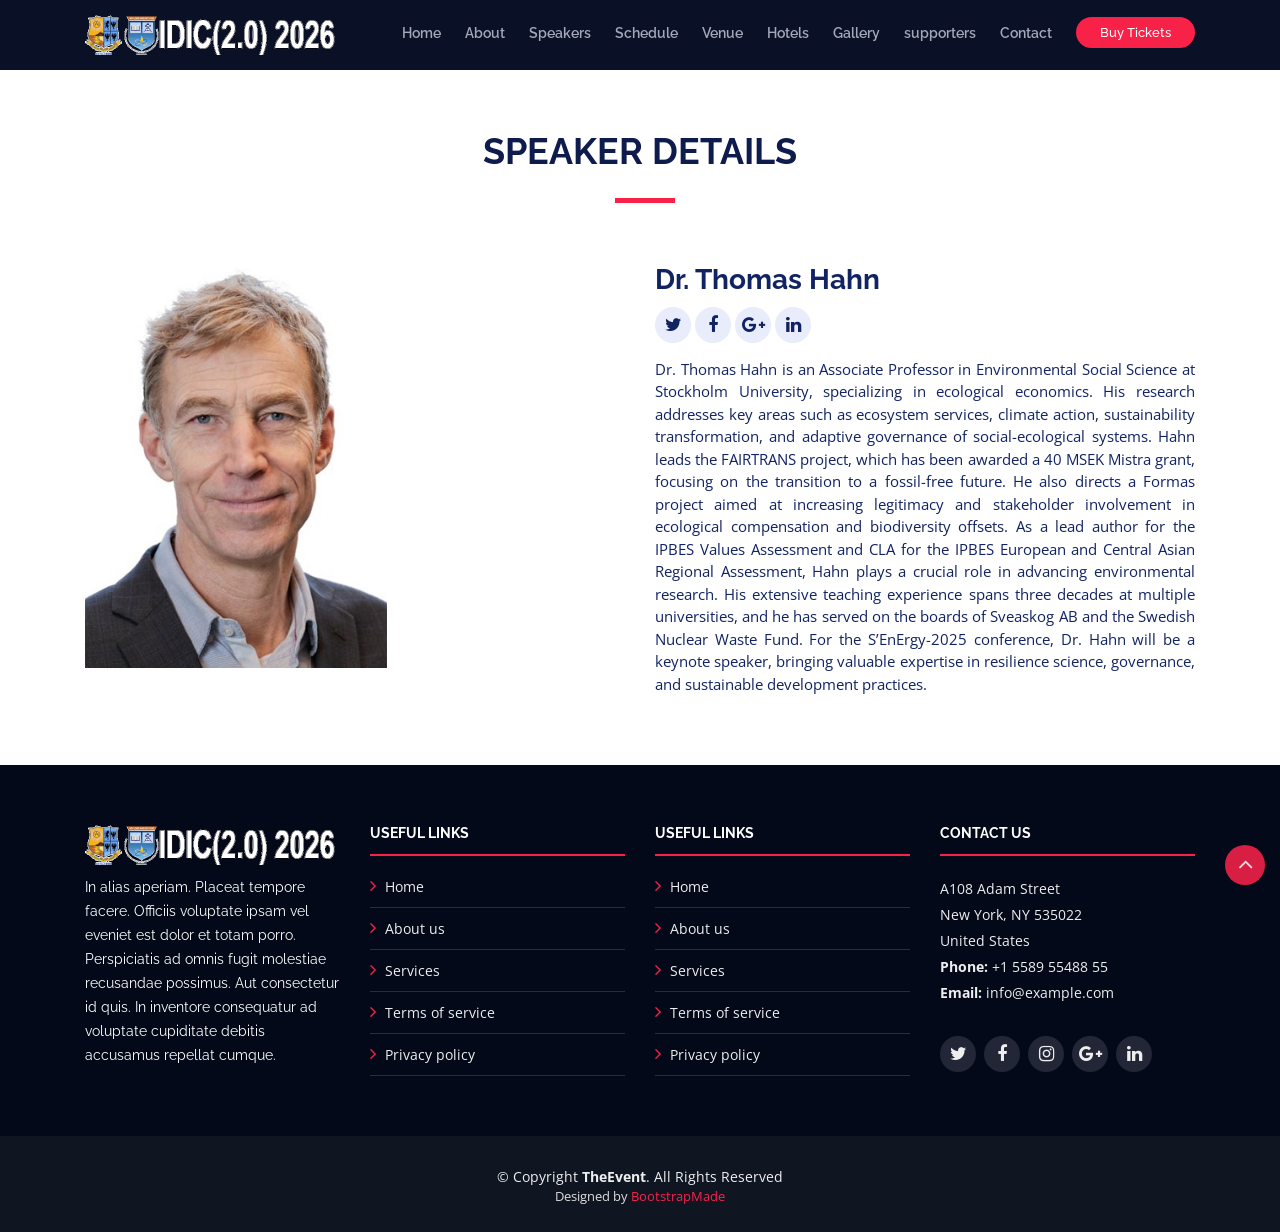
<file: original_college_site/idic/speaker-details2.html>
<!DOCTYPE html>
<html lang="en">

<head>
  <meta charset="utf-8">
  <title>TheEvent - Bootstrap Event Template</title>
  <meta content="width=device-width, initial-scale=1.0" name="viewport">
  <meta content="" name="keywords">
  <meta content="" name="description">

  <!-- Favicons -->
  <link href="img/favicon.png" rel="icon">
  <link href="img/apple-touch-icon.png" rel="apple-touch-icon">

  <!-- Google Fonts -->
  <link href="https://fonts.googleapis.com/css?family=Open+Sans:300,300i,400,400i,700,700i|Raleway:300,400,500,700,800" rel="stylesheet">

  <!-- Bootstrap CSS File -->
  <link href="lib/bootstrap/css/bootstrap.min.css" rel="stylesheet">

  <!-- Libraries CSS Files -->
  <link href="lib/font-awesome/css/font-awesome.min.css" rel="stylesheet">
  <link href="lib/animate/animate.min.css" rel="stylesheet">
  <link href="lib/venobox/venobox.css" rel="stylesheet">
  <link href="lib/owlcarousel/assets/owl.carousel.min.css" rel="stylesheet">

  <!-- Main Stylesheet File -->
  <link href="css/style.css" rel="stylesheet">

  <!-- =======================================================
    Theme Name: TheEvent
    Theme URL: https://bootstrapmade.com/theevent-conference-event-bootstrap-template/
    Author: BootstrapMade.com
    License: https://bootstrapmade.com/license/
  ======================================================= -->
</head>

<body>

  <!--==========================
    Header
  ============================-->
  <header id="header" class="header-fixed">
    <div class="container">

      <div id="logo" class="pull-left">
        <!-- Uncomment below if you prefer to use a text logo -->
        <!-- <h1><a href="#main">C<span>o</span>nf</a></h1>-->
        <a href="index.html#intro" class="scrollto"><img src="img/logo.png" alt="" title=""></a>
      </div>

      <nav id="nav-menu-container">
        <ul class="nav-menu">
          <li class="menu-active"><a href="#intro">Home</a></li>
          <li><a href="index.html#about">About</a></li>
          <li><a href="index.html#speakers">Speakers</a></li>
          <li><a href="index.html#schedule">Schedule</a></li>
          <li><a href="index.html#venue">Venue</a></li>
          <li><a href="index.html#hotels">Hotels</a></li>
          <li><a href="index.html#gallery">Gallery</a></li>
          <li><a href="index.html#supporters">supporters</a></li>
          <li><a href="index.html#contact">Contact</a></li>
          <li class="buy-tickets"><a href="index.html#buy-tickets">Buy Tickets</a></li>
        </ul>
      </nav><!-- #nav-menu-container -->
    </div>
  </header><!-- #header -->

  <main id="main" class="main-page">

    <!--==========================
      Speaker Details Section
    ============================-->
    <section id="speakers-details" class="wow fadeIn">
      <div class="container">
        <div class="section-header">
          <h2>Speaker Details</h2>
          <!--p>Praesentium ut qui possimus sapiente nulla.</p-->
        </div>

        <div class="row">
          <div class="col-md-6">
            <img src="img/speakers/2.jpg" alt="Speaker 1" class="img-fluid">
          </div>

          <div class="col-md-6">
            <div class="details">
              <h2>Dr. Thomas Hahn</h2>
              <div class="social">
                <a href=""><i class="fa fa-twitter"></i></a>
                <a href=""><i class="fa fa-facebook"></i></a>
                <a href=""><i class="fa fa-google-plus"></i></a>
                <a href=""><i class="fa fa-linkedin"></i></a>
              </div>
              <p align=justify>Dr. Thomas Hahn is an Associate Professor in Environmental Social Science at Stockholm University, specializing in ecological economics. His research addresses key areas such as ecosystem services, climate action, sustainability transformation, and adaptive governance of social-ecological systems. Hahn leads the FAIRTRANS project, which has been awarded a 40 MSEK Mistra grant, focusing on the transition to a fossil-free future. He also directs a Formas project aimed at increasing legitimacy and stakeholder involvement in ecological compensation and biodiversity offsets. As a lead author for the IPBES Values Assessment and CLA for the IPBES European and Central Asian Regional Assessment, Hahn plays a crucial role in advancing environmental research. His extensive teaching experience spans three decades at multiple universities, and he has served on the boards of Sveaskog AB and the Swedish Nuclear Waste Fund. For the S’EnErgy-2025 conference, Dr. Hahn will be a keynote speaker, bringing valuable expertise in resilience science, governance, and sustainable development practices.</p>
 
              <!--p>Aboriosam inventore dolorem inventore nam est esse. Aperiam voluptatem nisi molestias laborum ut. Porro dignissimos eum. Tempore dolores minus unde est voluptatum incidunt ut aperiam.</p> 

              <p>Et dolore blanditiis officiis non quod id possimus. Optio non commodi alias sint culpa sapiente nihil ipsa magnam. Qui eum alias provident omnis incidunt aut. Eius et officia corrupti omnis error vel quia omnis velit. In qui debitis autem aperiam voluptates unde sunt et facilis.</p-->
            </div>
          </div>
          
        </div>
      </div>

    </section>

  </main>


  <!--==========================
    Footer
  ============================-->
  <footer id="footer">
    <div class="footer-top">
      <div class="container">
        <div class="row">

          <div class="col-lg-3 col-md-6 footer-info">
            <img src="img/logo.png" alt="TheEvenet">
            <p>In alias aperiam. Placeat tempore facere. Officiis voluptate ipsam vel eveniet est dolor et totam porro. Perspiciatis ad omnis fugit molestiae recusandae possimus. Aut consectetur id quis. In inventore consequatur ad voluptate cupiditate debitis accusamus repellat cumque.</p>
          </div>

          <div class="col-lg-3 col-md-6 footer-links">
            <h4>Useful Links</h4>
            <ul>
              <li><i class="fa fa-angle-right"></i> <a href="#">Home</a></li>
              <li><i class="fa fa-angle-right"></i> <a href="#">About us</a></li>
              <li><i class="fa fa-angle-right"></i> <a href="#">Services</a></li>
              <li><i class="fa fa-angle-right"></i> <a href="#">Terms of service</a></li>
              <li><i class="fa fa-angle-right"></i> <a href="#">Privacy policy</a></li>
            </ul>
          </div>

          <div class="col-lg-3 col-md-6 footer-links">
            <h4>Useful Links</h4>
            <ul>
              <li><i class="fa fa-angle-right"></i> <a href="#">Home</a></li>
              <li><i class="fa fa-angle-right"></i> <a href="#">About us</a></li>
              <li><i class="fa fa-angle-right"></i> <a href="#">Services</a></li>
              <li><i class="fa fa-angle-right"></i> <a href="#">Terms of service</a></li>
              <li><i class="fa fa-angle-right"></i> <a href="#">Privacy policy</a></li>
            </ul>
          </div>

          <div class="col-lg-3 col-md-6 footer-contact">
            <h4>Contact Us</h4>
            <p>
              A108 Adam Street <br>
              New York, NY 535022<br>
              United States <br>
              <strong>Phone:</strong> +1 5589 55488 55<br>
              <strong>Email:</strong> info@example.com<br>
            </p>

            <div class="social-links">
              <a href="#" class="twitter"><i class="fa fa-twitter"></i></a>
              <a href="#" class="facebook"><i class="fa fa-facebook"></i></a>
              <a href="#" class="instagram"><i class="fa fa-instagram"></i></a>
              <a href="#" class="google-plus"><i class="fa fa-google-plus"></i></a>
              <a href="#" class="linkedin"><i class="fa fa-linkedin"></i></a>
            </div>

          </div>

        </div>
      </div>
    </div>

    <div class="container">
      <div class="copyright">
        &copy; Copyright <strong>TheEvent</strong>. All Rights Reserved
      </div>
      <div class="credits">
        <!--
          All the links in the footer should remain intact.
          You can delete the links only if you purchased the pro version.
          Licensing information: https://bootstrapmade.com/license/
          Purchase the pro version with working PHP/AJAX contact form: https://bootstrapmade.com/buy/?theme=TheEvent
        -->
        Designed by <a href="https://bootstrapmade.com/">BootstrapMade</a>
      </div>
    </div>
  </footer><!-- #footer -->

  <a href="#" class="back-to-top"><i class="fa fa-angle-up"></i></a>

  <!-- JavaScript Libraries -->
  <script src="lib/jquery/jquery.min.js"></script>
  <script src="lib/jquery/jquery-migrate.min.js"></script>
  <script src="lib/bootstrap/js/bootstrap.bundle.min.js"></script>
  <script src="lib/easing/easing.min.js"></script>
  <script src="lib/superfish/hoverIntent.js"></script>
  <script src="lib/superfish/superfish.min.js"></script>
  <script src="lib/wow/wow.min.js"></script>
  <script src="lib/venobox/venobox.min.js"></script>
  <script src="lib/owlcarousel/owl.carousel.min.js"></script>

  <!-- Contact Form JavaScript File -->
  <script src="contactform/contactform.js"></script>

  <!-- Template Main Javascript File -->
  <script src="js/main.js"></script>
</body>

</html>
</file>
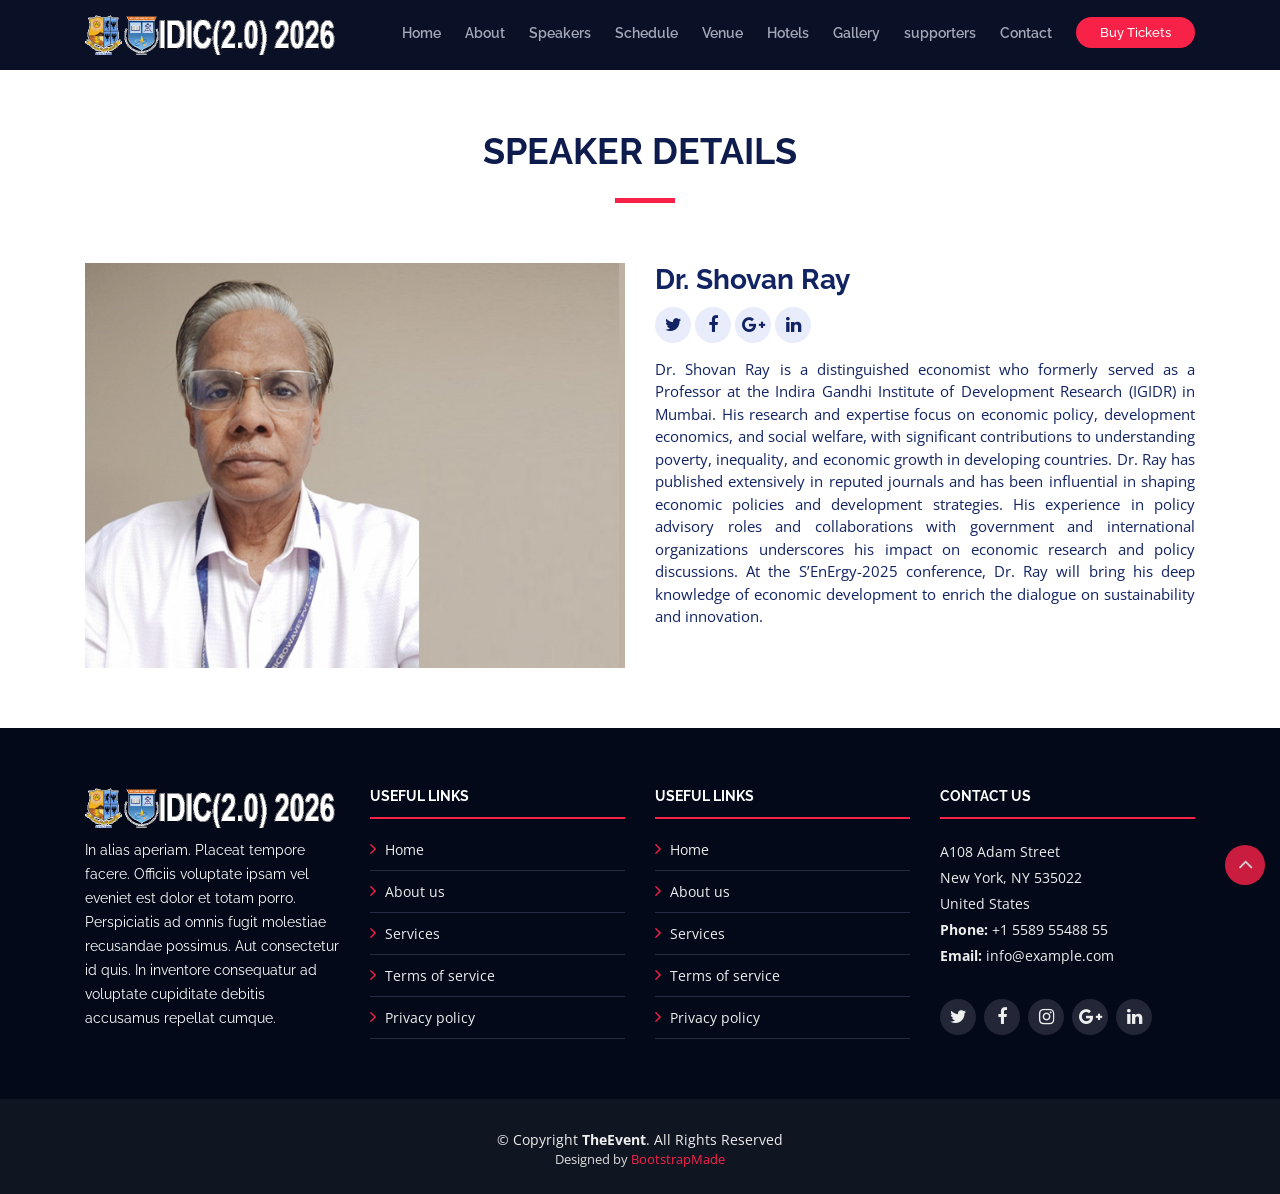
<file: original_college_site/idic/speaker-details3.html>
<!DOCTYPE html>
<html lang="en">

<head>
  <meta charset="utf-8">
  <title>TheEvent - Bootstrap Event Template</title>
  <meta content="width=device-width, initial-scale=1.0" name="viewport">
  <meta content="" name="keywords">
  <meta content="" name="description">

  <!-- Favicons -->
  <link href="img/favicon.png" rel="icon">
  <link href="img/apple-touch-icon.png" rel="apple-touch-icon">

  <!-- Google Fonts -->
  <link href="https://fonts.googleapis.com/css?family=Open+Sans:300,300i,400,400i,700,700i|Raleway:300,400,500,700,800" rel="stylesheet">

  <!-- Bootstrap CSS File -->
  <link href="lib/bootstrap/css/bootstrap.min.css" rel="stylesheet">

  <!-- Libraries CSS Files -->
  <link href="lib/font-awesome/css/font-awesome.min.css" rel="stylesheet">
  <link href="lib/animate/animate.min.css" rel="stylesheet">
  <link href="lib/venobox/venobox.css" rel="stylesheet">
  <link href="lib/owlcarousel/assets/owl.carousel.min.css" rel="stylesheet">

  <!-- Main Stylesheet File -->
  <link href="css/style.css" rel="stylesheet">

  <!-- =======================================================
    Theme Name: TheEvent
    Theme URL: https://bootstrapmade.com/theevent-conference-event-bootstrap-template/
    Author: BootstrapMade.com
    License: https://bootstrapmade.com/license/
  ======================================================= -->
</head>

<body>

  <!--==========================
    Header
  ============================-->
  <header id="header" class="header-fixed">
    <div class="container">

      <div id="logo" class="pull-left">
        <!-- Uncomment below if you prefer to use a text logo -->
        <!-- <h1><a href="#main">C<span>o</span>nf</a></h1>-->
        <a href="index.html#intro" class="scrollto"><img src="img/logo.png" alt="" title=""></a>
      </div>

      <nav id="nav-menu-container">
        <ul class="nav-menu">
          <li class="menu-active"><a href="#intro">Home</a></li>
          <li><a href="index.html#about">About</a></li>
          <li><a href="index.html#speakers">Speakers</a></li>
          <li><a href="index.html#schedule">Schedule</a></li>
          <li><a href="index.html#venue">Venue</a></li>
          <li><a href="index.html#hotels">Hotels</a></li>
          <li><a href="index.html#gallery">Gallery</a></li>
          <li><a href="index.html#supporters">supporters</a></li>
          <li><a href="index.html#contact">Contact</a></li>
          <li class="buy-tickets"><a href="index.html#buy-tickets">Buy Tickets</a></li>
        </ul>
      </nav><!-- #nav-menu-container -->
    </div>
  </header><!-- #header -->

  <main id="main" class="main-page">

    <!--==========================
      Speaker Details Section
    ============================-->
    <section id="speakers-details" class="wow fadeIn">
      <div class="container">
        <div class="section-header">
          <h2>Speaker Details</h2>
          <!--p>Praesentium ut qui possimus sapiente nulla.</p-->
        </div>

        <div class="row">
          <div class="col-md-6">
            <img src="img/speakers/3.jpg" alt="Speaker 1" class="img-fluid">
          </div>

          <div class="col-md-6">
            <div class="details">
              <h2>Dr. Shovan Ray</h2>
              <div class="social">
                <a href=""><i class="fa fa-twitter"></i></a>
                <a href=""><i class="fa fa-facebook"></i></a>
                <a href=""><i class="fa fa-google-plus"></i></a>
                <a href=""><i class="fa fa-linkedin"></i></a>
              </div>
              <p align=justify>Dr. Shovan Ray is a distinguished economist who formerly served as a Professor at the Indira Gandhi Institute of Development Research (IGIDR) in Mumbai. His research and expertise focus on economic policy, development economics, and social welfare, with significant contributions to understanding poverty, inequality, and economic growth in developing countries. Dr. Ray has published extensively in reputed journals and has been influential in shaping economic policies and development strategies. His experience in policy advisory roles and collaborations with government and international organizations underscores his impact on economic research and policy discussions. At the S’EnErgy-2025 conference, Dr. Ray will bring his deep knowledge of economic development to enrich the dialogue on sustainability and innovation.</p>
 
              <!--p>Aboriosam inventore dolorem inventore nam est esse. Aperiam voluptatem nisi molestias laborum ut. Porro dignissimos eum. Tempore dolores minus unde est voluptatum incidunt ut aperiam.</p> 

              <p>Et dolore blanditiis officiis non quod id possimus. Optio non commodi alias sint culpa sapiente nihil ipsa magnam. Qui eum alias provident omnis incidunt aut. Eius et officia corrupti omnis error vel quia omnis velit. In qui debitis autem aperiam voluptates unde sunt et facilis.</p-->
            </div>
          </div>
          
        </div>
      </div>

    </section>

  </main>


  <!--==========================
    Footer
  ============================-->
  <footer id="footer">
    <div class="footer-top">
      <div class="container">
        <div class="row">

          <div class="col-lg-3 col-md-6 footer-info">
            <img src="img/logo.png" alt="TheEvenet">
            <p>In alias aperiam. Placeat tempore facere. Officiis voluptate ipsam vel eveniet est dolor et totam porro. Perspiciatis ad omnis fugit molestiae recusandae possimus. Aut consectetur id quis. In inventore consequatur ad voluptate cupiditate debitis accusamus repellat cumque.</p>
          </div>

          <div class="col-lg-3 col-md-6 footer-links">
            <h4>Useful Links</h4>
            <ul>
              <li><i class="fa fa-angle-right"></i> <a href="#">Home</a></li>
              <li><i class="fa fa-angle-right"></i> <a href="#">About us</a></li>
              <li><i class="fa fa-angle-right"></i> <a href="#">Services</a></li>
              <li><i class="fa fa-angle-right"></i> <a href="#">Terms of service</a></li>
              <li><i class="fa fa-angle-right"></i> <a href="#">Privacy policy</a></li>
            </ul>
          </div>

          <div class="col-lg-3 col-md-6 footer-links">
            <h4>Useful Links</h4>
            <ul>
              <li><i class="fa fa-angle-right"></i> <a href="#">Home</a></li>
              <li><i class="fa fa-angle-right"></i> <a href="#">About us</a></li>
              <li><i class="fa fa-angle-right"></i> <a href="#">Services</a></li>
              <li><i class="fa fa-angle-right"></i> <a href="#">Terms of service</a></li>
              <li><i class="fa fa-angle-right"></i> <a href="#">Privacy policy</a></li>
            </ul>
          </div>

          <div class="col-lg-3 col-md-6 footer-contact">
            <h4>Contact Us</h4>
            <p>
              A108 Adam Street <br>
              New York, NY 535022<br>
              United States <br>
              <strong>Phone:</strong> +1 5589 55488 55<br>
              <strong>Email:</strong> info@example.com<br>
            </p>

            <div class="social-links">
              <a href="#" class="twitter"><i class="fa fa-twitter"></i></a>
              <a href="#" class="facebook"><i class="fa fa-facebook"></i></a>
              <a href="#" class="instagram"><i class="fa fa-instagram"></i></a>
              <a href="#" class="google-plus"><i class="fa fa-google-plus"></i></a>
              <a href="#" class="linkedin"><i class="fa fa-linkedin"></i></a>
            </div>

          </div>

        </div>
      </div>
    </div>

    <div class="container">
      <div class="copyright">
        &copy; Copyright <strong>TheEvent</strong>. All Rights Reserved
      </div>
      <div class="credits">
        <!--
          All the links in the footer should remain intact.
          You can delete the links only if you purchased the pro version.
          Licensing information: https://bootstrapmade.com/license/
          Purchase the pro version with working PHP/AJAX contact form: https://bootstrapmade.com/buy/?theme=TheEvent
        -->
        Designed by <a href="https://bootstrapmade.com/">BootstrapMade</a>
      </div>
    </div>
  </footer><!-- #footer -->

  <a href="#" class="back-to-top"><i class="fa fa-angle-up"></i></a>

  <!-- JavaScript Libraries -->
  <script src="lib/jquery/jquery.min.js"></script>
  <script src="lib/jquery/jquery-migrate.min.js"></script>
  <script src="lib/bootstrap/js/bootstrap.bundle.min.js"></script>
  <script src="lib/easing/easing.min.js"></script>
  <script src="lib/superfish/hoverIntent.js"></script>
  <script src="lib/superfish/superfish.min.js"></script>
  <script src="lib/wow/wow.min.js"></script>
  <script src="lib/venobox/venobox.min.js"></script>
  <script src="lib/owlcarousel/owl.carousel.min.js"></script>

  <!-- Contact Form JavaScript File -->
  <script src="contactform/contactform.js"></script>

  <!-- Template Main Javascript File -->
  <script src="js/main.js"></script>
</body>

</html>
</file>
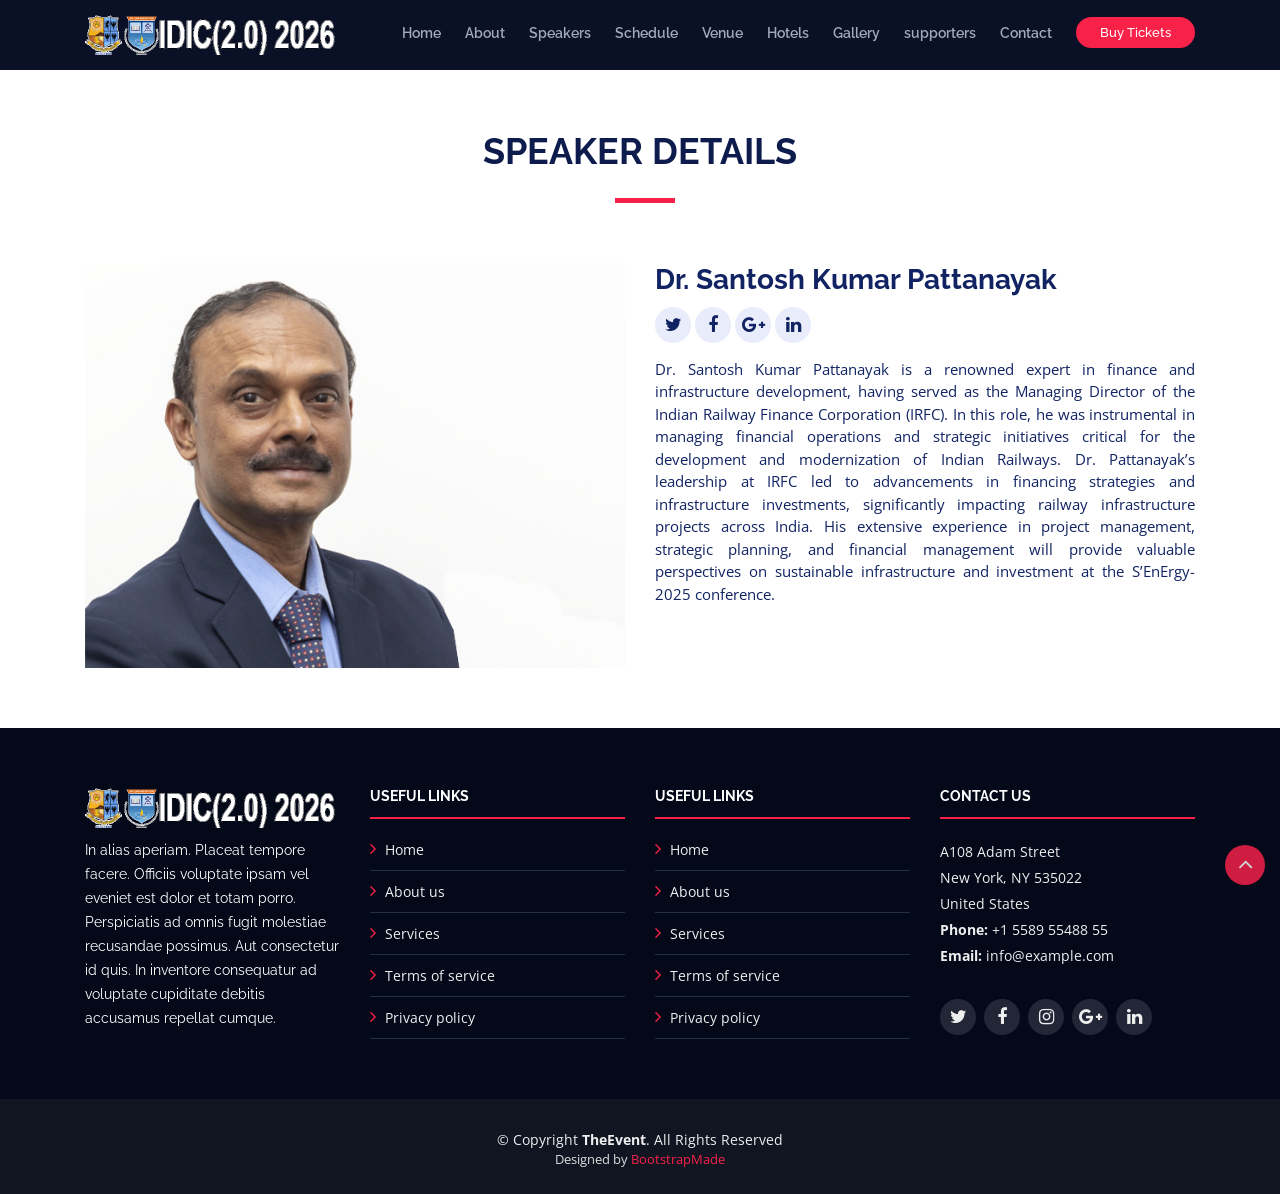
<file: original_college_site/idic/speaker-details4.html>
<!DOCTYPE html>
<html lang="en">

<head>
  <meta charset="utf-8">
  <title>TheEvent - Bootstrap Event Template</title>
  <meta content="width=device-width, initial-scale=1.0" name="viewport">
  <meta content="" name="keywords">
  <meta content="" name="description">

  <!-- Favicons -->
  <link href="img/favicon.png" rel="icon">
  <link href="img/apple-touch-icon.png" rel="apple-touch-icon">

  <!-- Google Fonts -->
  <link href="https://fonts.googleapis.com/css?family=Open+Sans:300,300i,400,400i,700,700i|Raleway:300,400,500,700,800" rel="stylesheet">

  <!-- Bootstrap CSS File -->
  <link href="lib/bootstrap/css/bootstrap.min.css" rel="stylesheet">

  <!-- Libraries CSS Files -->
  <link href="lib/font-awesome/css/font-awesome.min.css" rel="stylesheet">
  <link href="lib/animate/animate.min.css" rel="stylesheet">
  <link href="lib/venobox/venobox.css" rel="stylesheet">
  <link href="lib/owlcarousel/assets/owl.carousel.min.css" rel="stylesheet">

  <!-- Main Stylesheet File -->
  <link href="css/style.css" rel="stylesheet">

  <!-- =======================================================
    Theme Name: TheEvent
    Theme URL: https://bootstrapmade.com/theevent-conference-event-bootstrap-template/
    Author: BootstrapMade.com
    License: https://bootstrapmade.com/license/
  ======================================================= -->
</head>

<body>

  <!--==========================
    Header
  ============================-->
  <header id="header" class="header-fixed">
    <div class="container">

      <div id="logo" class="pull-left">
        <!-- Uncomment below if you prefer to use a text logo -->
        <!-- <h1><a href="#main">C<span>o</span>nf</a></h1>-->
        <a href="index.html#intro" class="scrollto"><img src="img/logo.png" alt="" title=""></a>
      </div>

      <nav id="nav-menu-container">
        <ul class="nav-menu">
          <li class="menu-active"><a href="#intro">Home</a></li>
          <li><a href="index.html#about">About</a></li>
          <li><a href="index.html#speakers">Speakers</a></li>
          <li><a href="index.html#schedule">Schedule</a></li>
          <li><a href="index.html#venue">Venue</a></li>
          <li><a href="index.html#hotels">Hotels</a></li>
          <li><a href="index.html#gallery">Gallery</a></li>
          <li><a href="index.html#supporters">supporters</a></li>
          <li><a href="index.html#contact">Contact</a></li>
          <li class="buy-tickets"><a href="index.html#buy-tickets">Buy Tickets</a></li>
        </ul>
      </nav><!-- #nav-menu-container -->
    </div>
  </header><!-- #header -->

  <main id="main" class="main-page">

    <!--==========================
      Speaker Details Section
    ============================-->
    <section id="speakers-details" class="wow fadeIn">
      <div class="container">
        <div class="section-header">
          <h2>Speaker Details</h2>
          <!--p>Praesentium ut qui possimus sapiente nulla.</p-->
        </div>

        <div class="row">
          <div class="col-md-6">
            <img src="img/speakers/4.jpg" alt="Speaker 1" class="img-fluid">
          </div>

          <div class="col-md-6">
            <div class="details">
              <h2>Dr. Santosh Kumar Pattanayak</h2>
              <div class="social">
                <a href=""><i class="fa fa-twitter"></i></a>
                <a href=""><i class="fa fa-facebook"></i></a>
                <a href=""><i class="fa fa-google-plus"></i></a>
                <a href=""><i class="fa fa-linkedin"></i></a>
              </div>
              <p align=justify>Dr. Santosh Kumar Pattanayak is a renowned expert in finance and infrastructure
development, having served as the Managing Director of the Indian Railway Finance
Corporation (IRFC). In this role, he was instrumental in managing financial operations and
strategic initiatives critical for the development and modernization of Indian Railways. Dr.
Pattanayak’s leadership at IRFC led to advancements in financing strategies and
infrastructure investments, significantly impacting railway infrastructure projects across
India. His extensive experience in project management, strategic planning, and financial management will provide valuable perspectives on sustainable infrastructure and investment
at the S’EnErgy-2025 conference.</p>
 
              <!--p>Aboriosam inventore dolorem inventore nam est esse. Aperiam voluptatem nisi molestias laborum ut. Porro dignissimos eum. Tempore dolores minus unde est voluptatum incidunt ut aperiam.</p> 

              <p>Et dolore blanditiis officiis non quod id possimus. Optio non commodi alias sint culpa sapiente nihil ipsa magnam. Qui eum alias provident omnis incidunt aut. Eius et officia corrupti omnis error vel quia omnis velit. In qui debitis autem aperiam voluptates unde sunt et facilis.</p-->
            </div>
          </div>
          
        </div>
      </div>

    </section>

  </main>


  <!--==========================
    Footer
  ============================-->
  <footer id="footer">
    <div class="footer-top">
      <div class="container">
        <div class="row">

          <div class="col-lg-3 col-md-6 footer-info">
            <img src="img/logo.png" alt="TheEvenet">
            <p>In alias aperiam. Placeat tempore facere. Officiis voluptate ipsam vel eveniet est dolor et totam porro. Perspiciatis ad omnis fugit molestiae recusandae possimus. Aut consectetur id quis. In inventore consequatur ad voluptate cupiditate debitis accusamus repellat cumque.</p>
          </div>

          <div class="col-lg-3 col-md-6 footer-links">
            <h4>Useful Links</h4>
            <ul>
              <li><i class="fa fa-angle-right"></i> <a href="#">Home</a></li>
              <li><i class="fa fa-angle-right"></i> <a href="#">About us</a></li>
              <li><i class="fa fa-angle-right"></i> <a href="#">Services</a></li>
              <li><i class="fa fa-angle-right"></i> <a href="#">Terms of service</a></li>
              <li><i class="fa fa-angle-right"></i> <a href="#">Privacy policy</a></li>
            </ul>
          </div>

          <div class="col-lg-3 col-md-6 footer-links">
            <h4>Useful Links</h4>
            <ul>
              <li><i class="fa fa-angle-right"></i> <a href="#">Home</a></li>
              <li><i class="fa fa-angle-right"></i> <a href="#">About us</a></li>
              <li><i class="fa fa-angle-right"></i> <a href="#">Services</a></li>
              <li><i class="fa fa-angle-right"></i> <a href="#">Terms of service</a></li>
              <li><i class="fa fa-angle-right"></i> <a href="#">Privacy policy</a></li>
            </ul>
          </div>

          <div class="col-lg-3 col-md-6 footer-contact">
            <h4>Contact Us</h4>
            <p>
              A108 Adam Street <br>
              New York, NY 535022<br>
              United States <br>
              <strong>Phone:</strong> +1 5589 55488 55<br>
              <strong>Email:</strong> info@example.com<br>
            </p>

            <div class="social-links">
              <a href="#" class="twitter"><i class="fa fa-twitter"></i></a>
              <a href="#" class="facebook"><i class="fa fa-facebook"></i></a>
              <a href="#" class="instagram"><i class="fa fa-instagram"></i></a>
              <a href="#" class="google-plus"><i class="fa fa-google-plus"></i></a>
              <a href="#" class="linkedin"><i class="fa fa-linkedin"></i></a>
            </div>

          </div>

        </div>
      </div>
    </div>

    <div class="container">
      <div class="copyright">
        &copy; Copyright <strong>TheEvent</strong>. All Rights Reserved
      </div>
      <div class="credits">
        <!--
          All the links in the footer should remain intact.
          You can delete the links only if you purchased the pro version.
          Licensing information: https://bootstrapmade.com/license/
          Purchase the pro version with working PHP/AJAX contact form: https://bootstrapmade.com/buy/?theme=TheEvent
        -->
        Designed by <a href="https://bootstrapmade.com/">BootstrapMade</a>
      </div>
    </div>
  </footer><!-- #footer -->

  <a href="#" class="back-to-top"><i class="fa fa-angle-up"></i></a>

  <!-- JavaScript Libraries -->
  <script src="lib/jquery/jquery.min.js"></script>
  <script src="lib/jquery/jquery-migrate.min.js"></script>
  <script src="lib/bootstrap/js/bootstrap.bundle.min.js"></script>
  <script src="lib/easing/easing.min.js"></script>
  <script src="lib/superfish/hoverIntent.js"></script>
  <script src="lib/superfish/superfish.min.js"></script>
  <script src="lib/wow/wow.min.js"></script>
  <script src="lib/venobox/venobox.min.js"></script>
  <script src="lib/owlcarousel/owl.carousel.min.js"></script>

  <!-- Contact Form JavaScript File -->
  <script src="contactform/contactform.js"></script>

  <!-- Template Main Javascript File -->
  <script src="js/main.js"></script>
</body>

</html>
</file>
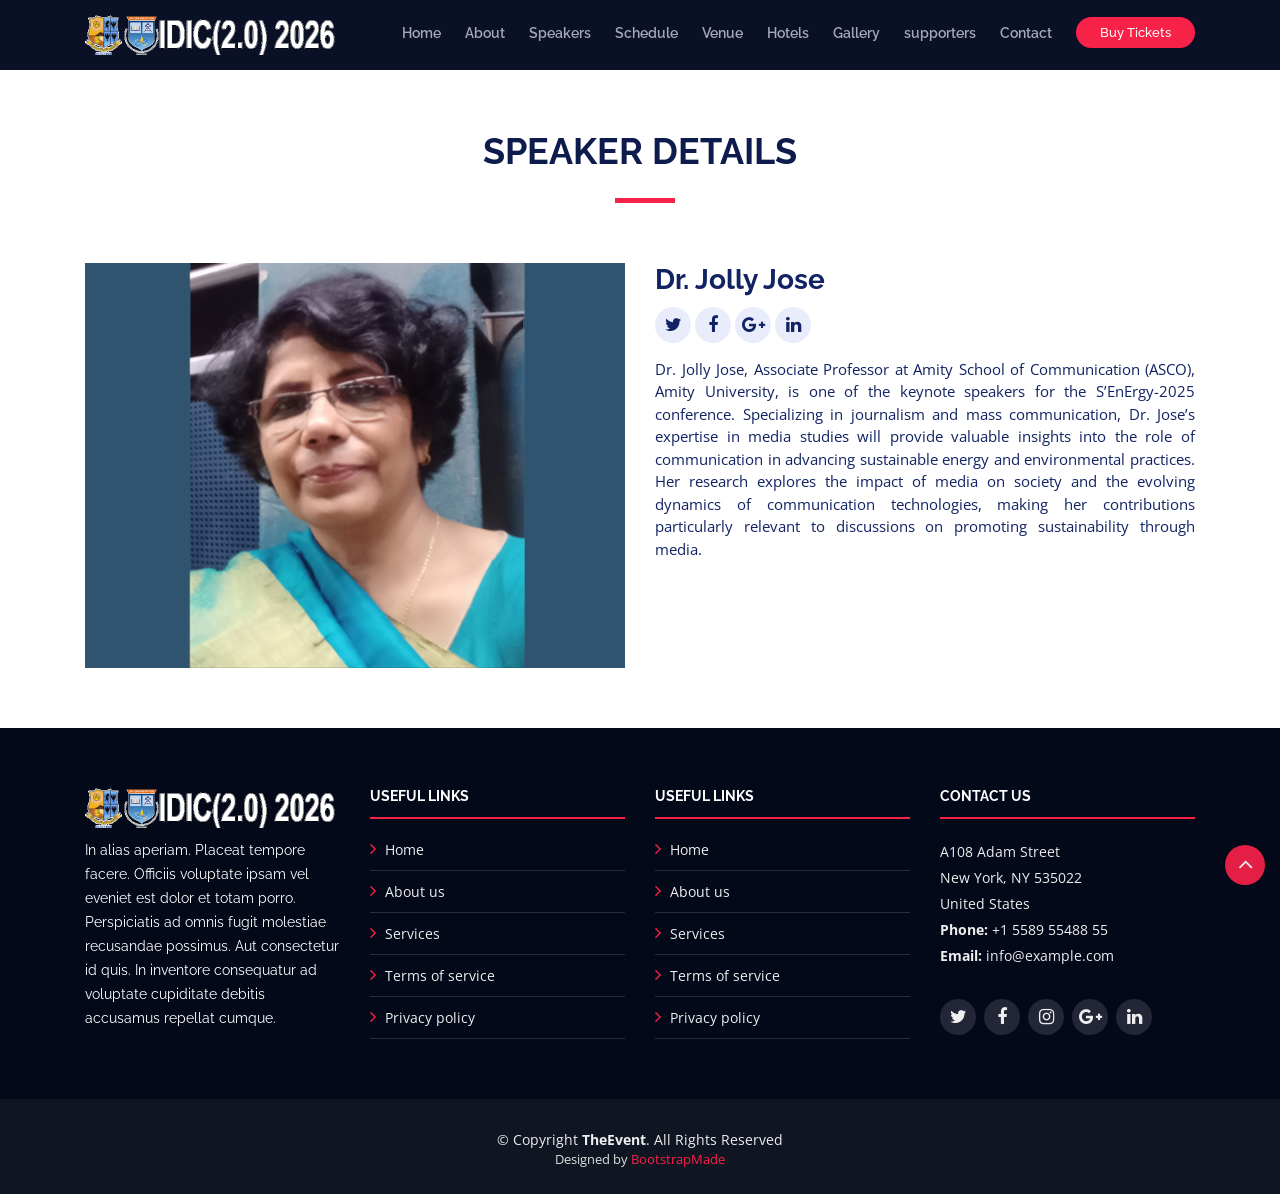
<file: original_college_site/idic/speaker-details5.html>
<!DOCTYPE html>
<html lang="en">

<head>
  <meta charset="utf-8">
  <title>TheEvent - Bootstrap Event Template</title>
  <meta content="width=device-width, initial-scale=1.0" name="viewport">
  <meta content="" name="keywords">
  <meta content="" name="description">

  <!-- Favicons -->
  <link href="img/favicon.png" rel="icon">
  <link href="img/apple-touch-icon.png" rel="apple-touch-icon">

  <!-- Google Fonts -->
  <link href="https://fonts.googleapis.com/css?family=Open+Sans:300,300i,400,400i,700,700i|Raleway:300,400,500,700,800" rel="stylesheet">

  <!-- Bootstrap CSS File -->
  <link href="lib/bootstrap/css/bootstrap.min.css" rel="stylesheet">

  <!-- Libraries CSS Files -->
  <link href="lib/font-awesome/css/font-awesome.min.css" rel="stylesheet">
  <link href="lib/animate/animate.min.css" rel="stylesheet">
  <link href="lib/venobox/venobox.css" rel="stylesheet">
  <link href="lib/owlcarousel/assets/owl.carousel.min.css" rel="stylesheet">

  <!-- Main Stylesheet File -->
  <link href="css/style.css" rel="stylesheet">

  <!-- =======================================================
    Theme Name: TheEvent
    Theme URL: https://bootstrapmade.com/theevent-conference-event-bootstrap-template/
    Author: BootstrapMade.com
    License: https://bootstrapmade.com/license/
  ======================================================= -->
</head>

<body>

  <!--==========================
    Header
  ============================-->
  <header id="header" class="header-fixed">
    <div class="container">

      <div id="logo" class="pull-left">
        <!-- Uncomment below if you prefer to use a text logo -->
        <!-- <h1><a href="#main">C<span>o</span>nf</a></h1>-->
        <a href="index.html#intro" class="scrollto"><img src="img/logo.png" alt="" title=""></a>
      </div>

      <nav id="nav-menu-container">
        <ul class="nav-menu">
          <li class="menu-active"><a href="#intro">Home</a></li>
          <li><a href="index.html#about">About</a></li>
          <li><a href="index.html#speakers">Speakers</a></li>
          <li><a href="index.html#schedule">Schedule</a></li>
          <li><a href="index.html#venue">Venue</a></li>
          <li><a href="index.html#hotels">Hotels</a></li>
          <li><a href="index.html#gallery">Gallery</a></li>
          <li><a href="index.html#supporters">supporters</a></li>
          <li><a href="index.html#contact">Contact</a></li>
          <li class="buy-tickets"><a href="index.html#buy-tickets">Buy Tickets</a></li>
        </ul>
      </nav><!-- #nav-menu-container -->
    </div>
  </header><!-- #header -->

  <main id="main" class="main-page">

    <!--==========================
      Speaker Details Section
    ============================-->
    <section id="speakers-details" class="wow fadeIn">
      <div class="container">
        <div class="section-header">
          <h2>Speaker Details</h2>
          <!--p>Praesentium ut qui possimus sapiente nulla.</p-->
        </div>

        <div class="row">
          <div class="col-md-6">
            <img src="img/speakers/5.jpg" alt="Speaker 1" class="img-fluid">
          </div>

          <div class="col-md-6">
            <div class="details">
              <h2>Dr. Jolly Jose</h2>
              <div class="social">
                <a href=""><i class="fa fa-twitter"></i></a>
                <a href=""><i class="fa fa-facebook"></i></a>
                <a href=""><i class="fa fa-google-plus"></i></a>
                <a href=""><i class="fa fa-linkedin"></i></a>
              </div>
              <p align=justify>Dr. Jolly Jose, Associate Professor at Amity School of Communication (ASCO), Amity
University, is one of the keynote speakers for the S’EnErgy-2025 conference. Specializing in
journalism and mass communication, Dr. Jose’s expertise in media studies will provide
valuable insights into the role of communication in advancing sustainable energy and
environmental practices. Her research explores the impact of media on society and the
evolving dynamics of communication technologies, making her contributions particularly
relevant to discussions on promoting sustainability through media.</p>
 
              <!--p>Aboriosam inventore dolorem inventore nam est esse. Aperiam voluptatem nisi molestias laborum ut. Porro dignissimos eum. Tempore dolores minus unde est voluptatum incidunt ut aperiam.</p> 

              <p>Et dolore blanditiis officiis non quod id possimus. Optio non commodi alias sint culpa sapiente nihil ipsa magnam. Qui eum alias provident omnis incidunt aut. Eius et officia corrupti omnis error vel quia omnis velit. In qui debitis autem aperiam voluptates unde sunt et facilis.</p-->
            </div>
          </div>
          
        </div>
      </div>

    </section>

  </main>


  <!--==========================
    Footer
  ============================-->
  <footer id="footer">
    <div class="footer-top">
      <div class="container">
        <div class="row">

          <div class="col-lg-3 col-md-6 footer-info">
            <img src="img/logo.png" alt="TheEvenet">
            <p>In alias aperiam. Placeat tempore facere. Officiis voluptate ipsam vel eveniet est dolor et totam porro. Perspiciatis ad omnis fugit molestiae recusandae possimus. Aut consectetur id quis. In inventore consequatur ad voluptate cupiditate debitis accusamus repellat cumque.</p>
          </div>

          <div class="col-lg-3 col-md-6 footer-links">
            <h4>Useful Links</h4>
            <ul>
              <li><i class="fa fa-angle-right"></i> <a href="#">Home</a></li>
              <li><i class="fa fa-angle-right"></i> <a href="#">About us</a></li>
              <li><i class="fa fa-angle-right"></i> <a href="#">Services</a></li>
              <li><i class="fa fa-angle-right"></i> <a href="#">Terms of service</a></li>
              <li><i class="fa fa-angle-right"></i> <a href="#">Privacy policy</a></li>
            </ul>
          </div>

          <div class="col-lg-3 col-md-6 footer-links">
            <h4>Useful Links</h4>
            <ul>
              <li><i class="fa fa-angle-right"></i> <a href="#">Home</a></li>
              <li><i class="fa fa-angle-right"></i> <a href="#">About us</a></li>
              <li><i class="fa fa-angle-right"></i> <a href="#">Services</a></li>
              <li><i class="fa fa-angle-right"></i> <a href="#">Terms of service</a></li>
              <li><i class="fa fa-angle-right"></i> <a href="#">Privacy policy</a></li>
            </ul>
          </div>

          <div class="col-lg-3 col-md-6 footer-contact">
            <h4>Contact Us</h4>
            <p>
              A108 Adam Street <br>
              New York, NY 535022<br>
              United States <br>
              <strong>Phone:</strong> +1 5589 55488 55<br>
              <strong>Email:</strong> info@example.com<br>
            </p>

            <div class="social-links">
              <a href="#" class="twitter"><i class="fa fa-twitter"></i></a>
              <a href="#" class="facebook"><i class="fa fa-facebook"></i></a>
              <a href="#" class="instagram"><i class="fa fa-instagram"></i></a>
              <a href="#" class="google-plus"><i class="fa fa-google-plus"></i></a>
              <a href="#" class="linkedin"><i class="fa fa-linkedin"></i></a>
            </div>

          </div>

        </div>
      </div>
    </div>

    <div class="container">
      <div class="copyright">
        &copy; Copyright <strong>TheEvent</strong>. All Rights Reserved
      </div>
      <div class="credits">
        <!--
          All the links in the footer should remain intact.
          You can delete the links only if you purchased the pro version.
          Licensing information: https://bootstrapmade.com/license/
          Purchase the pro version with working PHP/AJAX contact form: https://bootstrapmade.com/buy/?theme=TheEvent
        -->
        Designed by <a href="https://bootstrapmade.com/">BootstrapMade</a>
      </div>
    </div>
  </footer><!-- #footer -->

  <a href="#" class="back-to-top"><i class="fa fa-angle-up"></i></a>

  <!-- JavaScript Libraries -->
  <script src="lib/jquery/jquery.min.js"></script>
  <script src="lib/jquery/jquery-migrate.min.js"></script>
  <script src="lib/bootstrap/js/bootstrap.bundle.min.js"></script>
  <script src="lib/easing/easing.min.js"></script>
  <script src="lib/superfish/hoverIntent.js"></script>
  <script src="lib/superfish/superfish.min.js"></script>
  <script src="lib/wow/wow.min.js"></script>
  <script src="lib/venobox/venobox.min.js"></script>
  <script src="lib/owlcarousel/owl.carousel.min.js"></script>

  <!-- Contact Form JavaScript File -->
  <script src="contactform/contactform.js"></script>

  <!-- Template Main Javascript File -->
  <script src="js/main.js"></script>
</body>

</html>
</file>
<file: original_college_site/idic/lib/venobox/venobox.css>
/* ------ venobox.css --------*/
.vbox-overlay *, .vbox-overlay *:before, .vbox-overlay *:after{
    -webkit-backface-visibility: hidden;
    -webkit-box-sizing:border-box;
    -moz-box-sizing:border-box;
    box-sizing:border-box;
}
.vbox-overlay * { 
    -webkit-backface-visibility: visible;
    backface-visibility: visible;
}
.vbox-overlay{
    display: -webkit-flex;
    display: flex;
    -webkit-flex-direction: column;
    flex-direction: column;
    -webkit-justify-content: center;
    justify-content: center;
    -webkit-align-items: center;
    align-items: center;
    position: fixed;
    left: 0;
    top: 0;
    bottom: 0;
    right: 0;
    z-index: 1040;
    -webkit-transform:translateZ(1000px);
    transform: translateZ(1000px);
    transform-style: preserve-3d;
}

/* ----- navigation ----- */
.vbox-title{
    width: 100%;
    height: 40px;
    float: left;
    text-align: center;
    line-height: 28px;
    font-size: 12px;
    padding: 6px 40px;
    overflow: hidden;
    position: fixed;
    display: none;
    left: 0;
    z-index: 1050;
}
.vbox-close{
    cursor: pointer;
    position: fixed;
    top: 15px;
    right: 15px;
    width: 48px;
    height: 48px;
    display: block;
    background-position:10px center;
    overflow: hidden;
    font-size: 48px;
    line-height: 1;
    text-align: center;
    z-index: 1050;
}
.vbox-num{
    cursor: pointer;
    position: fixed;
    left: 0;
    height: 40px;
    display: block;
    overflow: hidden;
    line-height: 28px;
    font-size: 12px;
    padding: 6px 10px;
    display: none;
    z-index: 1050;
}
/* ----- navigation ARROWS ----- */
.vbox-next, .vbox-prev{
    position: fixed;
    top: 50%;
    margin-top: -15px;
    overflow: hidden;
    cursor: pointer;
    display: block;
    width: 45px;
    height: 45px;
    z-index: 1050;
}
.vbox-next span, .vbox-prev span{
    position: relative;
    width: 20px;
    height: 20px;
    border: 2px solid transparent;
    border-top-color: #B6B6B6;
    border-right-color: #B6B6B6;
    text-indent: -100px;
    position: absolute;
    top: 8px;
    display: block;
}
.vbox-prev{
    left: 15px;
}
.vbox-next{
    right: 30px;
}
.vbox-prev span{
    left: 10px;
    -ms-transform: rotate(-135deg);
    -webkit-transform: rotate(-135deg);
    transform: rotate(-135deg);
}
.vbox-next span{
    -ms-transform: rotate(45deg);
    -webkit-transform: rotate(45deg);
    transform: rotate(45deg);
    right: 10px;
}
/* ------- inline window ------ */
.vbox-inline{
    width: 420px;
    height: 315px;
    height: 70vh;
    padding: 10px;
    background: #fff;
    margin: 0 auto;
    overflow: auto;
    text-align: left;
}
/* ------- Video & iFrames window ------ */
.venoframe{
    max-width: 100%;
    width: 100%;
    border: none;
    width: 100%;
    height: 260px;
    height: 70vh;
}
.venoframe.vbvid{
    height: 260px;
}
@media (min-width: 768px) {
    .venoframe, .vbox-inline{
        width: 90%;
        height: 360px;
        height: 70vh;
    }
    .venoframe.vbvid{
        width: 640px;
        height: 360px;
    }
}
@media (min-width: 992px) {
    .venoframe, .vbox-inline{
        max-width: 1200px;
        width: 80%;
        height: 540px;
        height: 70vh;
    }
    .venoframe.vbvid{
        width: 960px;
        height: 540px;
    }
}
/* 
Please do NOT edit this part! 
or at least read this note: http://i.imgur.com/7C0ws9e.gif
*/
.vbox-open{
    overflow: hidden;
}
.vbox-container{
    position: absolute;
    left: 0;
    right: 0;
    top: 0;
    bottom: 0;
    overflow-x: hidden;
    overflow-y: auto;
    overflow-scrolling: touch;
    -webkit-overflow-scrolling: touch;
    z-index: 20;
    max-height: 100%;

}

.vbox-content{
    text-align: center;
    float: left;
    width: 100%;
    position: relative;
    overflow: hidden;
    padding: 20px 10px;
}
.vbox-container img{
    max-width: 100%;
    height: auto;
}
.figlio{
    max-width: 100%;
    text-align: initial;
    border: 8px solid rgba(255, 255, 255, 0.4);
}
img.figlio{
    -webkit-user-select: none;
-khtml-user-select: none;
-moz-user-select: none;
-o-user-select: none;
user-select: none;
}
.vbox-content.swipe-left{
    margin-left: -200px !important;
}
.vbox-content.swipe-right{
    margin-left: 200px !important;
}
.animated{
    webkit-transition: margin 300ms ease-out;
    transition: margin 300ms ease-out;
}
.animate-in{
    opacity: 1;
}
.animate-out{
    opacity: 0;
}
/* ---------- preloader ----------
 * SPINKIT 
 * http://tobiasahlin.com/spinkit/
-------------------------------- */
.sk-double-bounce,.sk-rotating-plane{width:40px;height:40px;margin:40px auto}.sk-rotating-plane{background-color:#333;-webkit-animation:sk-rotatePlane 1.2s infinite ease-in-out;animation:sk-rotatePlane 1.2s infinite ease-in-out}@-webkit-keyframes sk-rotatePlane{0%{-webkit-transform:perspective(120px) rotateX(0) rotateY(0);transform:perspective(120px) rotateX(0) rotateY(0)}50%{-webkit-transform:perspective(120px) rotateX(-180.1deg) rotateY(0);transform:perspective(120px) rotateX(-180.1deg) rotateY(0)}100%{-webkit-transform:perspective(120px) rotateX(-180deg) rotateY(-179.9deg);transform:perspective(120px) rotateX(-180deg) rotateY(-179.9deg)}}@keyframes sk-rotatePlane{0%{-webkit-transform:perspective(120px) rotateX(0) rotateY(0);transform:perspective(120px) rotateX(0) rotateY(0)}50%{-webkit-transform:perspective(120px) rotateX(-180.1deg) rotateY(0);transform:perspective(120px) rotateX(-180.1deg) rotateY(0)}100%{-webkit-transform:perspective(120px) rotateX(-180deg) rotateY(-179.9deg);transform:perspective(120px) rotateX(-180deg) rotateY(-179.9deg)}}.sk-double-bounce{position:relative}.sk-double-bounce .sk-child{width:100%;height:100%;border-radius:50%;background-color:#333;opacity:.6;position:absolute;top:0;left:0;-webkit-animation:sk-doubleBounce 2s infinite ease-in-out;animation:sk-doubleBounce 2s infinite ease-in-out}.sk-chasing-dots .sk-child,.sk-spinner-pulse,.sk-three-bounce .sk-child{background-color:#333;border-radius:100%}.sk-double-bounce .sk-double-bounce2{-webkit-animation-delay:-1s;animation-delay:-1s}@-webkit-keyframes sk-doubleBounce{0%,100%{-webkit-transform:scale(0);transform:scale(0)}50%{-webkit-transform:scale(1);transform:scale(1)}}@keyframes sk-doubleBounce{0%,100%{-webkit-transform:scale(0);transform:scale(0)}50%{-webkit-transform:scale(1);transform:scale(1)}}.sk-wave{margin:40px auto;width:50px;height:40px;text-align:center;font-size:10px}.sk-wave .sk-rect{background-color:#333;height:100%;width:6px;display:inline-block;-webkit-animation:sk-waveStretchDelay 1.2s infinite ease-in-out;animation:sk-waveStretchDelay 1.2s infinite ease-in-out}.sk-wave .sk-rect1{-webkit-animation-delay:-1.2s;animation-delay:-1.2s}.sk-wave .sk-rect2{-webkit-animation-delay:-1.1s;animation-delay:-1.1s}.sk-wave .sk-rect3{-webkit-animation-delay:-1s;animation-delay:-1s}.sk-wave .sk-rect4{-webkit-animation-delay:-.9s;animation-delay:-.9s}.sk-wave .sk-rect5{-webkit-animation-delay:-.8s;animation-delay:-.8s}@-webkit-keyframes sk-waveStretchDelay{0%,100%,40%{-webkit-transform:scaleY(.4);transform:scaleY(.4)}20%{-webkit-transform:scaleY(1);transform:scaleY(1)}}@keyframes sk-waveStretchDelay{0%,100%,40%{-webkit-transform:scaleY(.4);transform:scaleY(.4)}20%{-webkit-transform:scaleY(1);transform:scaleY(1)}}.sk-wandering-cubes{margin:40px auto;width:40px;height:40px;position:relative}.sk-wandering-cubes .sk-cube{background-color:#333;width:10px;height:10px;position:absolute;top:0;left:0;-webkit-animation:sk-wanderingCube 1.8s ease-in-out -1.8s infinite both;animation:sk-wanderingCube 1.8s ease-in-out -1.8s infinite both}.sk-chasing-dots,.sk-spinner-pulse{width:40px;height:40px;margin:40px auto}.sk-wandering-cubes .sk-cube2{-webkit-animation-delay:-.9s;animation-delay:-.9s}@-webkit-keyframes sk-wanderingCube{0%{-webkit-transform:rotate(0);transform:rotate(0)}25%{-webkit-transform:translateX(30px) rotate(-90deg) scale(.5);transform:translateX(30px) rotate(-90deg) scale(.5)}50%{-webkit-transform:translateX(30px) translateY(30px) rotate(-179deg);transform:translateX(30px) translateY(30px) rotate(-179deg)}50.1%{-webkit-transform:translateX(30px) translateY(30px) rotate(-180deg);transform:translateX(30px) translateY(30px) rotate(-180deg)}75%{-webkit-transform:translateX(0) translateY(30px) rotate(-270deg) scale(.5);transform:translateX(0) translateY(30px) rotate(-270deg) scale(.5)}100%{-webkit-transform:rotate(-360deg);transform:rotate(-360deg)}}@keyframes sk-wanderingCube{0%{-webkit-transform:rotate(0);transform:rotate(0)}25%{-webkit-transform:translateX(30px) rotate(-90deg) scale(.5);transform:translateX(30px) rotate(-90deg) scale(.5)}50%{-webkit-transform:translateX(30px) translateY(30px) rotate(-179deg);transform:translateX(30px) translateY(30px) rotate(-179deg)}50.1%{-webkit-transform:translateX(30px) translateY(30px) rotate(-180deg);transform:translateX(30px) translateY(30px) rotate(-180deg)}75%{-webkit-transform:translateX(0) translateY(30px) rotate(-270deg) scale(.5);transform:translateX(0) translateY(30px) rotate(-270deg) scale(.5)}100%{-webkit-transform:rotate(-360deg);transform:rotate(-360deg)}}.sk-spinner-pulse{-webkit-animation:sk-pulseScaleOut 1s infinite ease-in-out;animation:sk-pulseScaleOut 1s infinite ease-in-out}@-webkit-keyframes sk-pulseScaleOut{0%{-webkit-transform:scale(0);transform:scale(0)}100%{-webkit-transform:scale(1);transform:scale(1);opacity:0}}@keyframes sk-pulseScaleOut{0%{-webkit-transform:scale(0);transform:scale(0)}100%{-webkit-transform:scale(1);transform:scale(1);opacity:0}}.sk-chasing-dots{position:relative;text-align:center;-webkit-animation:sk-chasingDotsRotate 2s infinite linear;animation:sk-chasingDotsRotate 2s infinite linear}.sk-chasing-dots .sk-child{width:60%;height:60%;display:inline-block;position:absolute;top:0;-webkit-animation:sk-chasingDotsBounce 2s infinite ease-in-out;animation:sk-chasingDotsBounce 2s infinite ease-in-out}.sk-chasing-dots .sk-dot2{top:auto;bottom:0;-webkit-animation-delay:-1s;animation-delay:-1s}@-webkit-keyframes sk-chasingDotsRotate{100%{-webkit-transform:rotate(360deg);transform:rotate(360deg)}}@keyframes sk-chasingDotsRotate{100%{-webkit-transform:rotate(360deg);transform:rotate(360deg)}}@-webkit-keyframes sk-chasingDotsBounce{0%,100%{-webkit-transform:scale(0);transform:scale(0)}50%{-webkit-transform:scale(1);transform:scale(1)}}@keyframes sk-chasingDotsBounce{0%,100%{-webkit-transform:scale(0);transform:scale(0)}50%{-webkit-transform:scale(1);transform:scale(1)}}.sk-three-bounce{margin:40px auto;width:80px;text-align:center}.sk-three-bounce .sk-child{width:20px;height:20px;display:inline-block;-webkit-animation:sk-three-bounce 1.4s ease-in-out 0s infinite both;animation:sk-three-bounce 1.4s ease-in-out 0s infinite both}.sk-circle .sk-child:before,.sk-fading-circle .sk-circle:before{display:block;border-radius:100%;content:'';background-color:#333}.sk-three-bounce .sk-bounce1{-webkit-animation-delay:-.32s;animation-delay:-.32s}.sk-three-bounce .sk-bounce2{-webkit-animation-delay:-.16s;animation-delay:-.16s}@-webkit-keyframes sk-three-bounce{0%,100%,80%{-webkit-transform:scale(0);transform:scale(0)}40%{-webkit-transform:scale(1);transform:scale(1)}}@keyframes sk-three-bounce{0%,100%,80%{-webkit-transform:scale(0);transform:scale(0)}40%{-webkit-transform:scale(1);transform:scale(1)}}.sk-circle{margin:40px auto;width:40px;height:40px;position:relative}.sk-circle .sk-child{width:100%;height:100%;position:absolute;left:0;top:0}.sk-circle .sk-child:before{margin:0 auto;width:15%;height:15%;-webkit-animation:sk-circleBounceDelay 1.2s infinite ease-in-out both;animation:sk-circleBounceDelay 1.2s infinite ease-in-out both}.sk-circle .sk-circle2{-webkit-transform:rotate(30deg);-ms-transform:rotate(30deg);transform:rotate(30deg)}.sk-circle .sk-circle3{-webkit-transform:rotate(60deg);-ms-transform:rotate(60deg);transform:rotate(60deg)}.sk-circle .sk-circle4{-webkit-transform:rotate(90deg);-ms-transform:rotate(90deg);transform:rotate(90deg)}.sk-circle .sk-circle5{-webkit-transform:rotate(120deg);-ms-transform:rotate(120deg);transform:rotate(120deg)}.sk-circle .sk-circle6{-webkit-transform:rotate(150deg);-ms-transform:rotate(150deg);transform:rotate(150deg)}.sk-circle .sk-circle7{-webkit-transform:rotate(180deg);-ms-transform:rotate(180deg);transform:rotate(180deg)}.sk-circle .sk-circle8{-webkit-transform:rotate(210deg);-ms-transform:rotate(210deg);transform:rotate(210deg)}.sk-circle .sk-circle9{-webkit-transform:rotate(240deg);-ms-transform:rotate(240deg);transform:rotate(240deg)}.sk-circle .sk-circle10{-webkit-transform:rotate(270deg);-ms-transform:rotate(270deg);transform:rotate(270deg)}.sk-circle .sk-circle11{-webkit-transform:rotate(300deg);-ms-transform:rotate(300deg);transform:rotate(300deg)}.sk-circle .sk-circle12{-webkit-transform:rotate(330deg);-ms-transform:rotate(330deg);transform:rotate(330deg)}.sk-circle .sk-circle2:before{-webkit-animation-delay:-1.1s;animation-delay:-1.1s}.sk-circle .sk-circle3:before{-webkit-animation-delay:-1s;animation-delay:-1s}.sk-circle .sk-circle4:before{-webkit-animation-delay:-.9s;animation-delay:-.9s}.sk-circle .sk-circle5:before{-webkit-animation-delay:-.8s;animation-delay:-.8s}.sk-circle .sk-circle6:before{-webkit-animation-delay:-.7s;animation-delay:-.7s}.sk-circle .sk-circle7:before{-webkit-animation-delay:-.6s;animation-delay:-.6s}.sk-circle .sk-circle8:before{-webkit-animation-delay:-.5s;animation-delay:-.5s}.sk-circle .sk-circle9:before{-webkit-animation-delay:-.4s;animation-delay:-.4s}.sk-circle .sk-circle10:before{-webkit-animation-delay:-.3s;animation-delay:-.3s}.sk-circle .sk-circle11:before{-webkit-animation-delay:-.2s;animation-delay:-.2s}.sk-circle .sk-circle12:before{-webkit-animation-delay:-.1s;animation-delay:-.1s}@-webkit-keyframes sk-circleBounceDelay{0%,100%,80%{-webkit-transform:scale(0);transform:scale(0)}40%{-webkit-transform:scale(1);transform:scale(1)}}@keyframes sk-circleBounceDelay{0%,100%,80%{-webkit-transform:scale(0);transform:scale(0)}40%{-webkit-transform:scale(1);transform:scale(1)}}.sk-cube-grid{width:40px;height:40px;margin:40px auto}.sk-cube-grid .sk-cube{width:33.33%;height:33.33%;background-color:#333;float:left;-webkit-animation:sk-cubeGridScaleDelay 1.3s infinite ease-in-out;animation:sk-cubeGridScaleDelay 1.3s infinite ease-in-out}.sk-cube-grid .sk-cube1{-webkit-animation-delay:.2s;animation-delay:.2s}.sk-cube-grid .sk-cube2{-webkit-animation-delay:.3s;animation-delay:.3s}.sk-cube-grid .sk-cube3{-webkit-animation-delay:.4s;animation-delay:.4s}.sk-cube-grid .sk-cube4{-webkit-animation-delay:.1s;animation-delay:.1s}.sk-cube-grid .sk-cube5{-webkit-animation-delay:.2s;animation-delay:.2s}.sk-cube-grid .sk-cube6{-webkit-animation-delay:.3s;animation-delay:.3s}.sk-cube-grid .sk-cube7{-webkit-animation-delay:0ms;animation-delay:0ms}.sk-cube-grid .sk-cube8{-webkit-animation-delay:.1s;animation-delay:.1s}.sk-cube-grid .sk-cube9{-webkit-animation-delay:.2s;animation-delay:.2s}@-webkit-keyframes sk-cubeGridScaleDelay{0%,100%,70%{-webkit-transform:scale3D(1,1,1);transform:scale3D(1,1,1)}35%{-webkit-transform:scale3D(0,0,1);transform:scale3D(0,0,1)}}@keyframes sk-cubeGridScaleDelay{0%,100%,70%{-webkit-transform:scale3D(1,1,1);transform:scale3D(1,1,1)}35%{-webkit-transform:scale3D(0,0,1);transform:scale3D(0,0,1)}}.sk-fading-circle{margin:40px auto;width:40px;height:40px;position:relative}.sk-fading-circle .sk-circle{width:100%;height:100%;position:absolute;left:0;top:0}.sk-fading-circle .sk-circle:before{margin:0 auto;width:15%;height:15%;-webkit-animation:sk-circleFadeDelay 1.2s infinite ease-in-out both;animation:sk-circleFadeDelay 1.2s infinite ease-in-out both}.sk-fading-circle .sk-circle2{-webkit-transform:rotate(30deg);-ms-transform:rotate(30deg);transform:rotate(30deg)}.sk-fading-circle .sk-circle3{-webkit-transform:rotate(60deg);-ms-transform:rotate(60deg);transform:rotate(60deg)}.sk-fading-circle .sk-circle4{-webkit-transform:rotate(90deg);-ms-transform:rotate(90deg);transform:rotate(90deg)}.sk-fading-circle .sk-circle5{-webkit-transform:rotate(120deg);-ms-transform:rotate(120deg);transform:rotate(120deg)}.sk-fading-circle .sk-circle6{-webkit-transform:rotate(150deg);-ms-transform:rotate(150deg);transform:rotate(150deg)}.sk-fading-circle .sk-circle7{-webkit-transform:rotate(180deg);-ms-transform:rotate(180deg);transform:rotate(180deg)}.sk-fading-circle .sk-circle8{-webkit-transform:rotate(210deg);-ms-transform:rotate(210deg);transform:rotate(210deg)}.sk-fading-circle .sk-circle9{-webkit-transform:rotate(240deg);-ms-transform:rotate(240deg);transform:rotate(240deg)}.sk-fading-circle .sk-circle10{-webkit-transform:rotate(270deg);-ms-transform:rotate(270deg);transform:rotate(270deg)}.sk-fading-circle .sk-circle11{-webkit-transform:rotate(300deg);-ms-transform:rotate(300deg);transform:rotate(300deg)}.sk-fading-circle .sk-circle12{-webkit-transform:rotate(330deg);-ms-transform:rotate(330deg);transform:rotate(330deg)}.sk-fading-circle .sk-circle2:before{-webkit-animation-delay:-1.1s;animation-delay:-1.1s}.sk-fading-circle .sk-circle3:before{-webkit-animation-delay:-1s;animation-delay:-1s}.sk-fading-circle .sk-circle4:before{-webkit-animation-delay:-.9s;animation-delay:-.9s}.sk-fading-circle .sk-circle5:before{-webkit-animation-delay:-.8s;animation-delay:-.8s}.sk-fading-circle .sk-circle6:before{-webkit-animation-delay:-.7s;animation-delay:-.7s}.sk-fading-circle .sk-circle7:before{-webkit-animation-delay:-.6s;animation-delay:-.6s}.sk-fading-circle .sk-circle8:before{-webkit-animation-delay:-.5s;animation-delay:-.5s}.sk-fading-circle .sk-circle9:before{-webkit-animation-delay:-.4s;animation-delay:-.4s}.sk-fading-circle .sk-circle10:before{-webkit-animation-delay:-.3s;animation-delay:-.3s}.sk-fading-circle .sk-circle11:before{-webkit-animation-delay:-.2s;animation-delay:-.2s}.sk-fading-circle .sk-circle12:before{-webkit-animation-delay:-.1s;animation-delay:-.1s}@-webkit-keyframes sk-circleFadeDelay{0%,100%,39%{opacity:0}40%{opacity:1}}@keyframes sk-circleFadeDelay{0%,100%,39%{opacity:0}40%{opacity:1}}.sk-folding-cube{margin:40px auto;width:40px;height:40px;position:relative;-webkit-transform:rotateZ(45deg);transform:rotateZ(45deg)}.sk-folding-cube .sk-cube{float:left;width:50%;height:50%;position:relative;-webkit-transform:scale(1.1);-ms-transform:scale(1.1);transform:scale(1.1)}.sk-folding-cube .sk-cube:before{content:'';position:absolute;top:0;left:0;width:100%;height:100%;background-color:#333;-webkit-animation:sk-foldCubeAngle 2.4s infinite linear both;animation:sk-foldCubeAngle 2.4s infinite linear both;-webkit-transform-origin:100% 100%;-ms-transform-origin:100% 100%;transform-origin:100% 100%}.sk-folding-cube .sk-cube2{-webkit-transform:scale(1.1) rotateZ(90deg);transform:scale(1.1) rotateZ(90deg)}.sk-folding-cube .sk-cube3{-webkit-transform:scale(1.1) rotateZ(180deg);transform:scale(1.1) rotateZ(180deg)}.sk-folding-cube .sk-cube4{-webkit-transform:scale(1.1) rotateZ(270deg);transform:scale(1.1) rotateZ(270deg)}.sk-folding-cube .sk-cube2:before{-webkit-animation-delay:.3s;animation-delay:.3s}.sk-folding-cube .sk-cube3:before{-webkit-animation-delay:.6s;animation-delay:.6s}.sk-folding-cube .sk-cube4:before{-webkit-animation-delay:.9s;animation-delay:.9s}@-webkit-keyframes sk-foldCubeAngle{0%,10%{-webkit-transform:perspective(140px) rotateX(-180deg);transform:perspective(140px) rotateX(-180deg);opacity:0}25%,75%{-webkit-transform:perspective(140px) rotateX(0);transform:perspective(140px) rotateX(0);opacity:1}100%,90%{-webkit-transform:perspective(140px) rotateY(180deg);transform:perspective(140px) rotateY(180deg);opacity:0}}@keyframes sk-foldCubeAngle{0%,10%{-webkit-transform:perspective(140px) rotateX(-180deg);transform:perspective(140px) rotateX(-180deg);opacity:0}25%,75%{-webkit-transform:perspective(140px) rotateX(0);transform:perspective(140px) rotateX(0);opacity:1}100%,90%{-webkit-transform:perspective(140px) rotateY(180deg);transform:perspective(140px) rotateY(180deg);opacity:0}}
</file>
<file: original_college_site/idic/css/think.css>
/*--------------------------------------------------------------
# SJ-BIESH 2027 theme
# Loaded after style.css; overrides the TheEvent template look.
#
# Colour comes from the two host places, set as full-bleed blocks:
#   ink (the dark the Earth transition hands over from), Ghats green,
#   Kuttikkanam mist, Mangaluru laterite, Arabian Sea, turmeric accent.
# Type: Big Shoulders Display (condensed caps headlines) +
#   Instrument Sans (body). Square controls, hairline rules.
--------------------------------------------------------------*/

:root {
  --ink: #07090b;
  --ink-2: #13171b;
  --ghats: #15302a;
  --mist: #e8ece6;
  --mist-2: #d7ddd5;
  --laterite: #8a3a24;
  --sea: #0e2c42;
  --turmeric: #f2b84b;
  --text: #121614;
  --text-soft: #46504b;
  --on-dark: #eef1ec;
  --on-dark-soft: #aeb8b2;

  --display: "Big Shoulders Display", "Arial Narrow", sans-serif;
  --body: "Instrument Sans", "Helvetica Neue", Arial, sans-serif;
  --ease-out: cubic-bezier(0.16, 1, 0.3, 1);
  --ease-io: cubic-bezier(0.65, 0, 0.35, 1);
  --section-y: clamp(80px, 11vw, 150px);
  --header-h: 76px;

  /* z-index scale */
  --z-hero: 1;
  --z-hero-ui: 5;
  --z-header: 50;
  --z-nav: 60;
  --z-top: 70;
}

/*---------------- Base ----------------*/

html { -webkit-text-size-adjust: 100%; }

/* Yellow cursor site-wide. Browsers cannot tint the system cursor, so these
   are small SVG cursors (turmeric fill, ink outline so they read on both the
   dark and the light sections). Arrow hotspot is its tip, hand hotspot its fingertip. */
html {
  --cursor-arrow: url("data:image/svg+xml,%3Csvg xmlns='http://www.w3.org/2000/svg' width='24' height='24' viewBox='0 0 24 24'%3E%3Cpath d='M3.5 2.5v16.2l4.1-3.9 2.9 6.4 2.7-1.2-2.9-6.3h5.7z' fill='%23f2b84b' stroke='%2307090b' stroke-width='1.5' stroke-linejoin='round'/%3E%3C/svg%3E") 3 2, auto;
  --cursor-hand: url("data:image/svg+xml,%3Csvg xmlns='http://www.w3.org/2000/svg' width='24' height='24' viewBox='0 0 24 24'%3E%3Cpath d='M8 3.5C8 2.7 8.7 2 9.5 2S11 2.7 11 3.5V10c.3-.2.7-.3 1-.3.8 0 1.4.5 1.5 1.1.3-.2.6-.3 1-.3.8 0 1.5.5 1.6 1.3.3-.2.6-.3.9-.3.9 0 1.5.7 1.5 1.5V17c0 2.8-2 5-5 5H12c-1.8 0-3-.8-3.8-2l-3.6-5.2c-.4-.6-.2-1.4.4-1.8s1.4-.2 1.8.3L8 14.8z' fill='%23f2b84b' stroke='%2307090b' stroke-width='1.3' stroke-linejoin='round'/%3E%3C/svg%3E") 9 2, pointer;
  cursor: var(--cursor-arrow);
}
a, a *, button, button *, label, summary, select, [role="button"], .back-to-top,
#mobile-nav-toggle, #mobile-nav .menu-has-children i { cursor: var(--cursor-hand) !important; }

body {
  font-family: var(--body);
  font-size: 17px;
  line-height: 1.6;
  color: var(--text);
  background: var(--ink);
  -webkit-font-smoothing: antialiased;
  overflow-x: clip;
}

h1, h2, h3, h4, h5, h6 {
  font-family: var(--display);
  font-weight: 800;
  letter-spacing: 0;
  line-height: 0.95;
  text-transform: uppercase;
  color: inherit;
}

p { line-height: 1.65; }
a { color: inherit; transition: color 0.2s; }
a:hover { color: inherit; text-decoration: none; }
img { max-width: 100%; }

::selection { background: var(--turmeric); color: var(--ink); }

:focus-visible { outline: 2px solid var(--turmeric); outline-offset: 3px; }

.container { max-width: 1240px; padding-left: 24px; padding-right: 24px; }

/*---------------- Section blocks ----------------*/

.sj-section { position: relative; padding: var(--section-y) 0; }
.sj-compact { padding: clamp(56px, 7vw, 88px) 0; }

.sj-mist { background: var(--mist); color: var(--text); }
.sj-ghats { background: var(--ghats); color: var(--on-dark); }
.sj-turmeric { background: var(--turmeric); color: var(--ink); }
.sj-ink { background: var(--ink); color: var(--on-dark); }
.sj-sea { background: var(--sea); color: var(--on-dark); }
.sj-laterite { background: var(--laterite); color: var(--on-dark); }

/* Consecutive mist blocks are separated by a hairline, not a colour change */
.sj-mist + .sj-mist::before {
  content: "";
  position: absolute;
  top: 0;
  left: max(24px, calc((100% - 1192px) / 2));
  right: max(24px, calc((100% - 1192px) / 2));
  height: 1px;
  background: var(--mist-2);
}

/* Template section backgrounds and overlays off (style.css sets them by id) */
#about { background: var(--mist); color: var(--text); overflow: visible; padding: var(--section-y) 0; }
#about:before { display: none; }
#about h2, #about h3, #about p { color: inherit; margin-bottom: 0; }
#schedule, #speakers, #venue, #contact, #faq, #gallery, #registration { padding: var(--section-y) 0; }
#gallery, #faq { padding: clamp(56px, 7vw, 88px) 0; }

/* Section heading: condensed caps, left aligned, no template underline */
.section-header { margin: 0 0 clamp(40px, 5vw, 64px); padding: 0; }
.section-header::before { display: none; }
/* #main prefix outranks style.css's per-section "#about h2" style rules */
#main .section-header h1,
#main .section-header h2 {
  font-family: var(--display);
  font-size: clamp(3rem, 7.2vw, 6.25rem);
  font-weight: 800;
  line-height: 0.9;
  text-align: left;
  text-transform: uppercase;
  margin: 0;
  color: inherit;
}
.section-header p {
  text-align: left;
  font-size: 1.125rem;
  font-weight: 400;
  color: inherit;
  opacity: 0.8;
  max-width: 34em;
  margin-top: 20px;
}

/* Sub-pages (committee/): the header is always solid, so content starts below it */
.sj-subpage { padding-top: var(--header-h); background: var(--mist); }
.sj-back { margin-top: 24px; }
.sj-back a {
  font-weight: 500;
  color: var(--text);
  border-bottom: 1px solid currentColor;
  padding-bottom: 2px;
}
.sj-back a:hover { color: var(--laterite); }

/* Heading column + content column (sticky heading on desktop) */
.sj-split {
  display: grid;
  grid-template-columns: minmax(0, 5fr) minmax(0, 7fr);
  gap: 0 clamp(32px, 5vw, 80px);
  align-items: start;
}
.sj-split-head { position: sticky; top: calc(var(--header-h) + 24px); }
.sj-split-head .section-header { margin-bottom: 32px; }

/*---------------- Header ----------------*/

#header {
  height: var(--header-h);
  padding: 0;
  display: flex;
  align-items: center;
  background: transparent;
  z-index: var(--z-header);
  transition: transform 0.4s var(--ease-out), background-color 0.3s;
}
#header > .container { display: flex; align-items: center; justify-content: space-between; }
#header.header-scrolled,
#header.header-fixed {
  height: var(--header-h);
  padding: 0;
  background: rgba(7, 9, 11, 0.92);
  -webkit-backdrop-filter: blur(10px);
  backdrop-filter: blur(10px);
  box-shadow: 0 1px 0 rgba(255, 255, 255, 0.06);
}
#header.is-hidden { transform: translateY(-100%); }

.tf-wordmark,
#header #logo a.tf-wordmark {
  font-family: var(--display);
  font-weight: 800;
  font-size: 1.75rem;
  line-height: 1;
  letter-spacing: 0.01em;
  text-transform: uppercase;
  color: var(--on-dark);
  text-decoration: none;
}
.tf-wordmark span { color: var(--turmeric); }
#logo { float: none; }

#nav-menu-container { margin: 0; }
.nav-menu { display: flex; align-items: center; }
.nav-menu > li { margin-left: 4px; float: none; }
.nav-menu a {
  font-family: var(--body);
  font-size: 0.875rem;
  font-weight: 500;
  letter-spacing: 0.01em;
  text-transform: none;
  color: var(--on-dark);
  padding: 10px 12px;
}
.nav-menu a:hover,
.nav-menu .menu-active > a,
.nav-menu .menu-active a { color: var(--turmeric); }

/* Section-in-view marker: short turmeric rule under the link */
.nav-menu > li:not(.buy-tickets) > a { position: relative; }
.nav-menu > li:not(.buy-tickets) > a:before {
  content: "";
  display: block;
  position: absolute;
  left: 12px;
  right: 12px;
  bottom: 4px;
  width: auto;
  height: 1px;
  background: var(--turmeric);
  visibility: visible;
  transform: scaleX(0);
  transform-origin: left;
  transition: transform 0.3s var(--ease-out);
}
.nav-menu > li:not(.buy-tickets) > a:hover:before,
.nav-menu > li.menu-active:not(.buy-tickets) > a:before { transform: scaleX(1); }

.nav-menu li.buy-tickets { margin-left: 16px; }
.nav-menu li.buy-tickets a,
.nav-menu li.buy-tickets.menu-active a {
  display: inline-flex;
  align-items: center;
  gap: 10px;
  min-height: 44px;
  padding: 0 18px;
  border: 0;
  border-radius: 0;
  background: var(--turmeric);
  color: var(--ink);
  font-weight: 600;
  transition: background-color 0.2s, color 0.2s;
}
.nav-menu li.buy-tickets a:before { display: none; }
.nav-menu li.buy-tickets a:after {
  content: "";
  width: 12px;
  height: 12px;
  background: currentColor;
  -webkit-mask: url("data:image/svg+xml,%3Csvg xmlns='http://www.w3.org/2000/svg' viewBox='0 0 16 16' fill='none' stroke='black' stroke-width='2' stroke-linecap='round' stroke-linejoin='round'%3E%3Cpath d='M3 8h10M9 4l4 4-4 4'/%3E%3C/svg%3E") center / contain no-repeat;
  mask: url("data:image/svg+xml,%3Csvg xmlns='http://www.w3.org/2000/svg' viewBox='0 0 16 16' fill='none' stroke='black' stroke-width='2' stroke-linecap='round' stroke-linejoin='round'%3E%3Cpath d='M3 8h10M9 4l4 4-4 4'/%3E%3C/svg%3E") center / contain no-repeat;
  transition: transform 0.25s var(--ease-out);
}
.nav-menu li.buy-tickets a:hover { background: var(--on-dark); color: var(--ink); }
.nav-menu li.buy-tickets a:hover:after { transform: translateX(3px); }

/* Mobile nav: full-screen ink sheet with large display links */
#mobile-nav-toggle {
  top: 14px;
  right: 14px;
  margin: 0;
  width: 48px;
  height: 48px;
  z-index: calc(var(--z-nav) + 1);
  font-size: 22px;
  /* Stays on screen when the header hides, so it needs its own ground */
  background: var(--ink);
}
#mobile-nav-toggle i { color: var(--on-dark); }
#mobile-nav {
  left: auto;
  right: 0;
  width: 100%;
  padding: calc(var(--header-h) + 16px) 24px 40px;
  background: var(--ink);
  z-index: var(--z-nav);
  opacity: 0;
  visibility: hidden;
  transform: translateY(-12px);
  transition: opacity 0.3s, transform 0.4s var(--ease-out), visibility 0s 0.4s;
}
body.mobile-nav-active #mobile-nav {
  left: auto;
  opacity: 1;
  visibility: visible;
  transform: none;
  transition: opacity 0.3s, transform 0.4s var(--ease-out), visibility 0s;
}
#mobile-nav ul li { border-bottom: 1px solid rgba(255, 255, 255, 0.08); }
#mobile-nav ul li a {
  font-family: var(--display);
  font-weight: 700;
  font-size: 2rem;
  line-height: 1;
  text-transform: uppercase;
  color: var(--on-dark);
  padding: 14px 0;
}
#mobile-nav ul li a:hover,
#mobile-nav ul .menu-active a,
#mobile-nav ul .menu-item-active { color: var(--turmeric); }
#mobile-nav ul li.buy-tickets { border: 0; margin-top: 24px; }
#mobile-nav ul li.buy-tickets a {
  display: inline-block;
  width: auto;
  padding: 16px 22px;
  background: var(--turmeric);
  color: var(--ink);
  font-size: 1.5rem;
}
#mobile-body-overly { display: none !important; }
body.mobile-nav-active { overflow: hidden; }

/*---------------- Hero: arrival point ----------------*/

#intro {
  height: auto !important;
  background: var(--ink);
  overflow: hidden;
  color: var(--on-dark);
}
#intro:before { display: none; }

.sj-stage {
  position: relative;
  height: 100vh;
  height: 100svh;
  min-height: 620px;
  max-height: 1100px;
  display: flex;
  align-items: flex-end;
}

/* Two campuses side by side; hovering one gives it more of the frame */
.sj-campuses {
  position: absolute;
  inset: 0;
  z-index: var(--z-hero);
  display: flex;
  gap: 2px;
  background: var(--ink);
}
.sj-campus {
  position: relative;
  flex: 1 1 0;
  margin: 0;
  overflow: hidden;
  transition: flex-grow 0.9s var(--ease-out);
}
.sj-campus img {
  position: absolute;
  inset: 0;
  width: 100%;
  height: 100%;
  object-fit: cover;
  object-position: center;
  transition: transform 1.4s var(--ease-out);
}
/* Shade only where text sits: top for the header, bottom for the headline */
.sj-campus::after {
  content: "";
  position: absolute;
  inset: 0;
  background:
    linear-gradient(180deg, rgba(7, 9, 11, 0.82) 0%, rgba(7, 9, 11, 0.5) 20%, rgba(7, 9, 11, 0) 38%),
    linear-gradient(0deg, rgba(7, 9, 11, 0.94) 0%, rgba(7, 9, 11, 0.55) 38%, rgba(7, 9, 11, 0.12) 70%);
  transition: opacity 0.6s;
}
.sj-campus figcaption {
  position: absolute;
  top: calc(var(--header-h) + 20px);
  left: clamp(24px, 3vw, 40px);
  z-index: 2;
  display: grid;
  gap: 2px;
  font-size: 0.875rem;
  color: var(--on-dark);
  text-shadow: 0 1px 8px rgba(7, 9, 11, 0.6);
}
.sj-campus figcaption strong {
  font-family: var(--display);
  font-weight: 700;
  font-size: 1.5rem;
  line-height: 1;
  text-transform: uppercase;
  color: var(--on-dark);
}
.sj-campus figcaption span:last-child { color: var(--turmeric); font-weight: 500; }

@media (hover: hover) and (min-width: 992px) {
  .sj-campus:hover { flex-grow: 1.45; }
  .sj-campus:hover img { transform: scale(1.03); }
}

.sj-hero {
  position: relative;
  z-index: var(--z-hero-ui);
  display: grid;
  grid-template-columns: minmax(0, 8fr) minmax(0, 4fr);
  gap: 32px clamp(32px, 4vw, 64px);
  align-items: end;
  padding-bottom: clamp(40px, 6vh, 72px);
  pointer-events: none;
}
.sj-hero a, .sj-hero button { pointer-events: auto; }

.sj-meta {
  display: flex;
  flex-wrap: wrap;
  gap: 8px 28px;
  margin: 22px 0 0;
  padding: 0;
  list-style: none;
  font-size: 1rem;
  font-weight: 500;
  color: var(--turmeric);
}
.sj-meta li { display: inline-flex; align-items: center; gap: 10px; }
.sj-meta svg,
.sj-trio svg {
  width: 22px;
  height: 22px;
  fill: none;
  stroke: currentColor;
  stroke-width: 1.6;
  stroke-linecap: round;
  stroke-linejoin: round;
  flex: 0 0 auto;
}

/* #intro prefix: style.css styles "#intro h1", "#intro h1 span" and "#intro p" by id */
#intro .sj-title span { color: inherit; }
#intro .sj-title {
  font-family: var(--display);
  font-weight: 800;
  font-size: clamp(3.25rem, 6.4vw, 7rem);
  line-height: 0.88;
  text-transform: uppercase;
  color: var(--on-dark);
  margin: 0;
  text-wrap: balance;
}
.sj-line { display: block; overflow: hidden; padding-bottom: 0.04em; margin-bottom: -0.04em; }
.sj-line > span { display: block; }

.sj-hero-side { max-width: 30rem; justify-self: end; }
#intro .sj-hero-name {
  font-size: clamp(1.125rem, 1.5vw, 1.3rem);
  line-height: 1.4;
  font-weight: 500;
  color: var(--on-dark);
  margin-bottom: 12px;
}
#intro .sj-hero-side .tf-theme {
  font-weight: 400;
  font-size: 0.975rem;
  line-height: 1.55;
  color: var(--on-dark-soft);
  margin-bottom: 28px;
}

.tf-cta-row { display: flex; flex-wrap: wrap; gap: 12px; }

/* Facts band under the stage */
.sj-facts { background: var(--ink); border-top: 1px solid rgba(255, 255, 255, 0.08); }
.sj-facts dl {
  display: grid;
  grid-template-columns: repeat(4, minmax(0, 1fr));
  margin: 0;
}
.sj-facts dl > div {
  display: flex;
  flex-direction: column-reverse;
  justify-content: flex-end;
  padding: 36px 24px 40px 0;
}
.sj-facts dl > div + div { padding-left: 24px; border-left: 1px solid rgba(255, 255, 255, 0.08); }
.sj-facts dd {
  font-family: var(--display);
  font-weight: 800;
  font-size: clamp(3rem, 5vw, 4.5rem);
  line-height: 0.9;
  color: var(--turmeric);
  margin: 0 0 8px;
}
.sj-facts dt { font-weight: 500; font-size: 0.95rem; color: var(--on-dark-soft); }

/* Arrival: the campuses open out of the dark as a widening circle from the
   centre, echoing the Earth zoom. Set up by js/main.js (.js-arrival), then
   played by .is-arrived, either on load or on the 'sjb:arrive' event. */
@media (prefers-reduced-motion: no-preference) {
  .js-arrival .sj-campuses { clip-path: circle(0% at 50% 50%); }
  .js-arrival .sj-campus img { transform: scale(1.12); }
  .js-arrival .sj-line > span { transform: translateY(105%); }
  .js-arrival .sj-meta,
  .js-arrival .sj-hero-side,
  .js-arrival .sj-campus figcaption,
  .js-arrival #header { opacity: 0; }

  .js-arrival.is-arrived .sj-campuses {
    clip-path: circle(75% at 50% 50%);
    transition: clip-path 1.4s var(--ease-io);
  }
  .js-arrival.is-arrived .sj-campus img {
    transform: scale(1);
    transition: transform 2.2s var(--ease-out);
  }
  .js-arrival.is-arrived .sj-line > span {
    transform: none;
    transition: transform 1.1s var(--ease-out);
  }
  .js-arrival.is-arrived .sj-line:nth-child(1) > span { transition-delay: 0.55s; }
  .js-arrival.is-arrived .sj-line:nth-child(2) > span { transition-delay: 0.65s; }
  .js-arrival.is-arrived .sj-line:nth-child(3) > span { transition-delay: 0.75s; }
  .js-arrival.is-arrived .sj-line:nth-child(4) > span { transition-delay: 0.85s; }
  .js-arrival.is-arrived .sj-meta,
  .js-arrival.is-arrived .sj-hero-side,
  .js-arrival.is-arrived .sj-campus figcaption {
    opacity: 1;
    transition: opacity 0.9s ease-out 1s;
  }
  .js-arrival.is-arrived .sj-meta { transition-delay: 1s; }
  /* Keep the header's own transitions (hide on scroll) alongside the fade */
  .js-arrival.is-arrived #header {
    opacity: 1;
    transition: transform 0.4s var(--ease-out) 0s, background-color 0.3s 0s, opacity 0.9s ease-out 1s;
  }
}

/*---------------- Buttons ----------------*/

.ui-btn {
  display: inline-flex;
  align-items: center;
  justify-content: center;
  gap: 12px;
  min-height: 52px;
  padding: 0 24px;
  border: 1px solid transparent;
  border-radius: 0;
  background: var(--turmeric);
  color: var(--ink);
  font: inherit;
  font-size: 1rem;
  font-weight: 600;
  line-height: 1;
  text-decoration: none;
  white-space: nowrap;
  cursor: pointer;
  transition: background-color 0.2s, color 0.2s, border-color 0.2s, transform 0.15s var(--ease-out);
}
.ui-btn:hover { background: var(--on-dark); color: var(--ink); }
.ui-btn:active { transform: translateY(1px); }
.ui-btn-icon { display: inline-flex; }
.ui-btn-icon svg { transition: transform 0.25s var(--ease-out); }
.ui-btn:hover .ui-btn-icon svg,
.ui-btn:focus-visible .ui-btn-icon svg { transform: translateX(3px); }
.ui-btn-ghost {
  background: transparent;
  border-color: rgba(238, 241, 236, 0.5);
  color: var(--on-dark);
}
.ui-btn-ghost:hover { background: transparent; border-color: var(--on-dark); color: var(--on-dark); }

/*---------------- About ----------------*/

#about .tf-organisers { color: var(--text-soft); }
#about .tf-lede {
  font-size: clamp(1.3rem, 2.1vw, 1.75rem);
  line-height: 1.42;
  font-weight: 500;
  letter-spacing: -0.01em;
  color: var(--text);
  margin-bottom: 28px;
}
.tf-lede.is-scroll-reveal { transform-origin: 0% 50%; }
.tf-sr-word { display: inline-block; }
.tf-organisers { color: var(--text-soft); font-size: 0.975rem; max-width: 40em; }

.sj-trio {
  display: grid;
  grid-template-columns: repeat(3, minmax(0, 1fr));
  gap: 32px;
  margin: clamp(56px, 7vw, 96px) 0 0;
  padding: 36px 0 0;
  list-style: none;
  border-top: 1px solid var(--mist-2);
}
.sj-trio svg { width: 28px; height: 28px; color: var(--laterite); margin-bottom: 18px; }
#about .sj-trio h3 { font-size: 1rem; font-family: var(--body); font-weight: 500; text-transform: none; color: var(--text-soft); margin-bottom: 6px; }
#about .sj-trio p {
  font-family: var(--display);
  font-weight: 800;
  font-size: clamp(1.6rem, 2.4vw, 2.1rem);
  line-height: 1;
  text-transform: uppercase;
  margin: 0;
  max-width: 14em;
}

/*---------------- Institutions ----------------*/

#institutions { padding-top: 0; }
#institutions::before { display: none; }
#institutions .row { border-top: 1px solid var(--mist-2); margin: 0; }
.sj-inst { padding: clamp(48px, 6vw, 80px) 0 0; }
.sj-inst + .sj-inst { border-left: 1px solid var(--mist-2); padding-left: clamp(24px, 4vw, 56px); }
.sj-inst:first-child { padding-right: clamp(24px, 4vw, 56px); }
#institutions .section-header { margin-bottom: 24px; }
#institutions .section-header h2 { font-size: clamp(2.5rem, 4.6vw, 4rem); }
.tf-prose { max-width: 38em; }
.tf-prose p { color: var(--text-soft); font-size: 1rem; }
.tf-prose p strong { color: var(--text); font-weight: 600; }

/* Read more / show less */
.tf-more {
  display: grid;
  grid-template-rows: 1fr;
  transition: grid-template-rows 0.5s var(--ease-io);
}
.tf-more-inner { overflow: hidden; min-height: 0; }
.tf-more.is-collapsed { grid-template-rows: 0fr; }
.tf-more.is-collapsed .tf-more-inner { visibility: hidden; transition: visibility 0s 0.5s; }

.tf-toggle {
  display: inline-flex;
  align-items: center;
  gap: 12px;
  min-height: 44px;
  margin-top: 12px;
  padding: 0;
  border: 0;
  background: none;
  color: inherit;
  font: inherit;
  font-weight: 600;
  cursor: pointer;
}
.tf-toggle-icon {
  position: relative;
  width: 40px;
  height: 40px;
  border: 1px solid currentColor;
  transition: background-color 0.2s, border-color 0.2s, color 0.2s;
}
/* A plus that becomes a minus */
.tf-toggle-icon::before,
.tf-toggle-icon::after {
  content: "";
  position: absolute;
  left: 50%;
  top: 50%;
  width: 14px;
  height: 1.5px;
  margin: -0.75px 0 0 -7px;
  background: currentColor;
  transition: transform 0.35s var(--ease-out);
}
.tf-toggle-icon::after { transform: rotate(90deg); }
.tf-toggle[aria-expanded="true"] .tf-toggle-icon::after { transform: rotate(0deg); }
.tf-toggle:hover .tf-toggle-icon { background: var(--ink); border-color: var(--ink); color: var(--turmeric); }
.tf-toggle:focus-visible { outline-offset: 4px; }

/*---------------- Tracks ----------------*/

.tf-tracks { list-style: none; margin: 0; padding: 0; counter-reset: none; }
.tf-tracks li {
  position: relative;
  display: grid;
  grid-template-columns: 7rem minmax(0, 1fr);
  gap: 16px;
  align-items: baseline;
  padding: 22px 0;
  border-top: 1px solid rgba(238, 241, 236, 0.14);
  font-size: clamp(1.1rem, 1.5vw, 1.3rem);
  font-weight: 500;
  line-height: 1.35;
  transition: color 0.2s;
}
.tf-tracks li:last-child { border-bottom: 1px solid rgba(238, 241, 236, 0.14); }
.sj-track-no {
  font-size: 0.875rem;
  font-weight: 500;
  color: var(--on-dark-soft);
  transition: color 0.2s, transform 0.3s var(--ease-out);
}
.tf-tracks li::after {
  content: "";
  position: absolute;
  left: 0;
  right: 0;
  top: -1px;
  height: 1px;
  background: var(--turmeric);
  transform: scaleX(0);
  transform-origin: left;
  transition: transform 0.45s var(--ease-out);
}
.tf-tracks li:hover { color: var(--turmeric); }
.tf-tracks li:hover .sj-track-no { color: var(--turmeric); transform: translateX(6px); }
.tf-tracks li:hover::after { transform: scaleX(1); }

/*---------------- Important dates ----------------*/

.sj-timeline { list-style: none; margin: 0; padding: 0 0 0 36px; position: relative; }
.sj-timeline::before {
  content: "";
  position: absolute;
  left: 5px;
  top: 12px;
  bottom: 12px;
  width: 1px;
  background: rgba(7, 9, 11, 0.35);
}
.sj-timeline li {
  position: relative;
  display: grid;
  grid-template-columns: minmax(0, 15rem) minmax(0, 1fr);
  gap: 8px 24px;
  align-items: baseline;
  padding: 22px 0;
  border-bottom: 1px solid rgba(7, 9, 11, 0.18);
}
.sj-timeline li:first-child { padding-top: 4px; }
.sj-timeline li::before {
  content: "";
  position: absolute;
  left: -36px;
  top: 50%;
  width: 11px;
  height: 11px;
  margin-top: -5.5px;
  background: var(--ink);
}
.sj-timeline li:first-child::before { margin-top: -3.5px; }
.sj-timeline time {
  font-family: var(--display);
  font-weight: 800;
  font-size: clamp(1.6rem, 2.6vw, 2.25rem);
  line-height: 1;
  text-transform: uppercase;
  white-space: nowrap;
}
.sj-timeline h4 {
  font-family: var(--body);
  font-weight: 500;
  font-size: 1.125rem;
  line-height: 1.35;
  text-transform: none;
  margin: 0;
}
.sj-timeline li.is-key { grid-template-columns: 1fr; padding-top: 28px; border-bottom: 0; }
.sj-timeline li.is-key::before { width: 17px; height: 17px; left: -39px; margin-top: -8.5px; background: var(--laterite); }
.sj-timeline li.is-key time { font-size: clamp(2.25rem, 4vw, 3.5rem); color: var(--laterite); }
.sj-timeline li.is-key h4 { font-weight: 600; }

/* Rows rise in order the first time they scroll in (js/main.js adds the class) */
.tf-reveal-ready .sj-timeline li {
  opacity: 0;
  transform: translateY(16px);
  transition: opacity 0.7s ease-out, transform 0.8s var(--ease-out);
}
.tf-reveal-ready .sj-timeline li.is-in { opacity: 1; transform: none; }

/*---------------- Registration: fee stubs ----------------*/

.sj-fees {
  display: grid;
  grid-template-columns: repeat(4, minmax(0, 1fr));
  gap: 16px;
  margin: 0;
  padding: 0;
  list-style: none;
}
.sj-fee {
  --notch: 10px;
  position: relative;
  display: flex;
  flex-direction: column;
  background: var(--mist);
  color: var(--text);
  /* Perforation: a notch either side of the tear line */
  -webkit-mask:
    radial-gradient(circle var(--notch) at 0 var(--tear), transparent 98%, #000) top left / 51% 100% no-repeat,
    radial-gradient(circle var(--notch) at 100% var(--tear), transparent 98%, #000) top right / 51% 100% no-repeat;
  mask:
    radial-gradient(circle var(--notch) at 0 var(--tear), transparent 98%, #000) top left / 51% 100% no-repeat,
    radial-gradient(circle var(--notch) at 100% var(--tear), transparent 98%, #000) top right / 51% 100% no-repeat;
  --tear: 7.5rem;
  transition: transform 0.35s var(--ease-out);
}
.sj-fee:hover { transform: translateY(-4px); }
.sj-fee h3 {
  height: var(--tear);
  margin: 0;
  padding: 24px 24px 0;
  font-size: clamp(1.4rem, 1.9vw, 1.75rem);
  line-height: 1;
  border-bottom: 2px dashed var(--mist-2);
}
.sj-fee dl { margin: 0; padding: 28px 20px 32px; display: grid; gap: 16px; flex: 1; }
/* Early Bird and Regular are two highlighted panels of equal size, which
   lengthens the ticket; each keeps its label above the price. */
.sj-fee dl > div {
  display: flex;
  flex-direction: column-reverse;
  justify-content: flex-end;
  gap: 10px;
  padding: 22px 20px 24px;
  border-left: 4px solid var(--turmeric);
  background: color-mix(in srgb, var(--turmeric) 28%, transparent);
}
.sj-fee dl > div + div {
  border-left-color: var(--laterite);
  background: color-mix(in srgb, var(--laterite) 11%, transparent);
}
.sj-fee dt {
  font-size: 0.8125rem;
  font-weight: 600;
  letter-spacing: 0.08em;
  text-transform: uppercase;
  color: var(--text);
}
.sj-fee dd {
  margin: 0;
  font-family: var(--display);
  font-weight: 800;
  font-size: clamp(2.25rem, 3.2vw, 3rem);   /* same for both prices */
  line-height: 1;
  white-space: nowrap;
  color: var(--laterite);
}

.sj-notes {
  display: grid;
  grid-template-columns: minmax(0, 5fr) minmax(0, 7fr);
  gap: 0 clamp(32px, 5vw, 80px);
  margin-top: clamp(48px, 6vw, 80px);
}
.tf-subhead { grid-column: 1; margin: 0 0 16px; font-size: 2rem; color: var(--on-dark); }
.sj-notes .tf-list,
.sj-notes .tf-pending { grid-column: 2; }
.tf-list { list-style: none; margin: 0; padding: 0; color: var(--on-dark-soft); }
.tf-list li { position: relative; padding: 14px 0 14px 26px; border-top: 1px solid rgba(238, 241, 236, 0.12); line-height: 1.55; }
.tf-list li::before { content: ""; position: absolute; left: 0; top: 1.4em; width: 10px; height: 2px; background: var(--turmeric); }
.tf-pending { color: inherit; opacity: 0.75; font-style: normal; margin: 0; }
.sj-notes .tf-pending { padding-top: 18px; border-top: 1px solid rgba(238, 241, 236, 0.12); }

/*---------------- Placeholders (speakers, gallery, FAQ) ----------------*/

.tf-placeholder {
  display: flex;
  align-items: center;
  min-height: 140px;
  padding: 28px 32px;
  border: 1px dashed rgba(18, 22, 20, 0.28);
  font-family: var(--display);
  font-weight: 700;
  font-size: clamp(1.5rem, 2.4vw, 2.1rem);
  line-height: 1.05;
  text-transform: uppercase;
  color: var(--text-soft);
}
#speakers .tf-placeholder { min-height: 220px; }

/* Venue gallery: first photo full width, the rest in pairs. Square tiles, hairline-free gaps. */
.sj-gallery {
  display: grid;
  grid-template-columns: repeat(2, minmax(0, 1fr));
  gap: 8px;
}
.sj-gallery-item {
  display: block;
  position: relative;
  overflow: hidden;
  aspect-ratio: 3 / 2;
  background: var(--mist-2);
}
.sj-gallery-item:first-child { grid-column: 1 / -1; aspect-ratio: 16 / 9; }
.sj-gallery-item img {
  display: block;
  width: 100%;
  height: 100%;
  object-fit: cover;
}
.sj-gallery-item:focus-visible { outline: 2px solid var(--laterite); outline-offset: 3px; }
@media (prefers-reduced-motion: no-preference) {
  .sj-gallery-item img { transition: opacity 0.3s var(--ease-out); }
  .sj-gallery-item:hover img { opacity: 0.86; }
}
@media (max-width: 575px) {
  .sj-gallery { grid-template-columns: 1fr; }
  .sj-gallery-item:first-child { aspect-ratio: 3 / 2; }
}
/* One group per college: a sentence-case subheading above its own grid */
.sj-gallery-group + .sj-gallery-group { margin-top: clamp(40px, 5vw, 64px); }
.sj-gallery-title {
  font-family: var(--display);
  font-size: clamp(1.6rem, 2.6vw, 2.1rem);
  line-height: 1.1;
  margin: 0 0 16px;
}

/* Email in the contact list reads as a link, not a placeholder */
.sj-contact a { color: inherit; text-decoration: underline; text-underline-offset: 4px; }
.sj-contact a:focus-visible { outline: 2px solid var(--turmeric); outline-offset: 3px; }

/*---------------- Committee ----------------*/

.tf-group { margin-bottom: clamp(40px, 5vw, 64px); }
.tf-group:last-child { margin-bottom: 0; }
.tf-group h3 { font-size: clamp(1.6rem, 2.4vw, 2.1rem); margin-bottom: 14px; }
.tf-people {
  list-style: none;
  margin: 0;
  padding: 0;
  display: grid;
  grid-template-columns: repeat(2, minmax(0, 1fr));
  gap: 0 32px;
}
.tf-people li { padding: 14px 0; border-top: 1px solid var(--mist-2); }
.tf-people strong { display: block; font-weight: 600; font-size: 1rem; line-height: 1.35; }
.tf-people span { display: block; margin-top: 3px; font-size: 0.9rem; line-height: 1.45; color: var(--text-soft); }
/* Groups with photos become a grid of large portrait cards; people without a
   photo sit below as plain text rows. */
.tf-people:has(.tf-has-photo) { grid-template-columns: repeat(auto-fill, minmax(0, 280px)); justify-content: start; gap: 28px 24px; }
.tf-people li.tf-has-photo { padding: 0; border-top: 0; }
.tf-people:has(.tf-has-photo) li:not(.tf-has-photo) { grid-column: 1 / -1; order: 1; }
.tf-portrait {
  width: 280px;
  max-width: 100%;
  aspect-ratio: 1;
  height: auto;
  object-fit: cover;
  object-position: center 25%;
  background: var(--mist-2);
  display: block;
  margin-bottom: 14px;
}
.tf-has-photo > div strong { font-size: 1.05rem; }
.tf-group .tf-more .tf-people { margin-top: 0; }
/* Chief Patrons: a touch larger than the other portrait groups */
.tf-group-lead .tf-people:has(.tf-has-photo) { grid-template-columns: repeat(auto-fill, minmax(0, 340px)); }
.tf-group-lead .tf-portrait { width: 340px; }
.tf-group-lead .tf-has-photo > div strong { font-size: 1.15rem; }

/*---------------- Venue ----------------*/

#venue .section-header { max-width: 60rem; }
.sj-place {
  display: grid;
  grid-template-columns: minmax(0, 7fr) minmax(0, 5fr);
  gap: 32px clamp(32px, 5vw, 72px);
  align-items: start;
}
.sj-place + .sj-place { margin-top: clamp(64px, 9vw, 128px); }
.sj-place-flip { grid-template-columns: minmax(0, 5fr) minmax(0, 7fr); }
.sj-place-flip .sj-place-media { order: 2; }
.sj-place-media {
  position: relative;
  margin: 0;
  aspect-ratio: 16 / 10;
  overflow: hidden;
  background: var(--ink-2);
}
.sj-place-media img {
  position: absolute;
  left: 0;
  top: -8%;
  width: 100%;
  height: 116%;
  object-fit: cover;
  will-change: transform;
}
.sj-place-media figcaption {
  position: absolute;
  left: 0;
  bottom: 0;
  padding: 10px 16px;
  background: var(--sea);
  font-size: 0.875rem;
  font-weight: 500;
  color: var(--on-dark);
}
.sj-place-text h3 { font-size: clamp(2.25rem, 3.8vw, 3.5rem); margin-bottom: 22px; color: var(--turmeric); }
.sj-place-text p { color: var(--on-dark-soft); font-size: 1rem; }

/* Image reveal: a wipe from the text side the first time it scrolls in */
@media (prefers-reduced-motion: no-preference) {
  .tf-reveal-ready [data-reveal-media] { clip-path: inset(0 0 0 100%); transition: clip-path 1.2s var(--ease-io); }
  .tf-reveal-ready .sj-place-flip [data-reveal-media] { clip-path: inset(0 100% 0 0); }
  .tf-reveal-ready [data-reveal-media].is-in { clip-path: inset(0); }
}

/*---------------- Contact ----------------*/

.sj-contact { list-style: none; margin: 0; padding: 0; }
.sj-contact li {
  display: grid;
  grid-template-columns: minmax(0, 1fr) auto;
  gap: 16px;
  align-items: baseline;
  padding: 22px 0;
  border-top: 1px solid rgba(238, 241, 236, 0.2);
}
.sj-contact li:last-child { border-bottom: 1px solid rgba(238, 241, 236, 0.2); }
.sj-contact h3 { font-size: clamp(1.6rem, 2.6vw, 2.25rem); margin: 0; }
.sj-contact .tf-pending { font-size: 0.975rem; opacity: 0.88; }
.tf-addresses {
  display: grid;
  grid-template-columns: repeat(2, minmax(0, 1fr));
  gap: 32px;
  margin-top: 48px;
}
.tf-addresses h3 { font-size: 1.5rem; margin-bottom: 10px; }
.tf-addresses p { color: rgba(238, 241, 236, 0.82); margin: 0; }

/*---------------- Footer ----------------*/

#footer { background: var(--ink); color: var(--on-dark-soft); padding: 0 0 28px; font-size: 0.95rem; }
#footer .footer-top { background: var(--ink); padding: clamp(64px, 8vw, 100px) 0 24px; }
#footer .footer-top .footer-info p {
  font-family: var(--body);
  font-size: clamp(1.1rem, 1.6vw, 1.35rem);
  line-height: 1.45;
  color: var(--on-dark);
  max-width: 28em;
}
#footer .footer-top h4 {
  font-family: var(--body);
  font-size: 0.875rem;
  font-weight: 500;
  text-transform: none;
  color: var(--on-dark-soft);
  border: 0;
  padding: 0;
  margin-bottom: 16px;
}
#footer .footer-top .footer-links ul li { border: 0; padding: 4px 0; }
#footer .footer-top .footer-links ul a,
#footer a { color: var(--on-dark); }
#footer .footer-top .footer-links ul a:hover,
#footer a:hover { color: var(--turmeric); }
#footer .credits .credit-name { color: var(--on-dark); }
#footer .footer-top .footer-contact p { color: var(--on-dark); line-height: 1.6; }

/* The closing wordmark spans the page width */
.sj-footer-mark,
#footer h3.sj-footer-mark {
  display: block;
  margin: 32px 0 0;
  font-size: clamp(4rem, 17.2vw, 15.5rem);
  line-height: 0.8;
  letter-spacing: -0.01em;
  white-space: nowrap;
  color: var(--on-dark);
}
/* Scroll-up reveal: main.js splits the mark into letters and sets --rise
   (0 hidden .. 1 shown, eased) from scroll. Each letter starts a little later
   than the one before (--i), so the word rises as a wave and sinks back the
   same way when scrolling up. Without JS there are no letters and the mark
   simply sits there. */
.sj-footer-mark .sj-line {
  padding: 0.08em 0; margin: -0.08em 0;
  /* clip the rising text at the line box, but let the wide mark run past the container sideways */
  overflow: visible; clip-path: inset(0 -100vw);
}
.sj-footer-mark .sj-ch {
  --q: clamp(0, calc(var(--rise, 1) * 2.2 - var(--i, 0) * 0.1), 1);
  display: inline-block;
  transform: translateY(calc((1 - var(--q)) * 115%));
  opacity: clamp(0, calc(var(--q) * 3), 1);
  will-change: transform;
  color: var(--on-dark);   /* .tf-wordmark span would turn every letter yellow */
}
.sj-footer-mark .sj-line > span > span:not(.sj-ch) .sj-ch { color: var(--turmeric); }  /* the 2027 */
.sj-footer-base {
  display: flex;
  flex-wrap: wrap;
  justify-content: space-between;
  gap: 8px 24px;
  margin-top: 28px;
  padding-top: 20px;
  border-top: 1px solid rgba(255, 255, 255, 0.1);
}
#footer .copyright, #footer .credits { text-align: left; padding: 0; color: var(--on-dark-soft); font-size: 0.875rem; }
#footer .copyright strong { font-weight: 600; }

/*---------------- Chrome ----------------*/

.back-to-top {
  width: 48px;
  height: 48px;
  right: 20px;
  bottom: 20px;
  border-radius: 0;
  background: var(--turmeric);
  z-index: var(--z-top);
  transition: background-color 0.2s;
}
.back-to-top i { color: var(--ink); padding: 0; line-height: 48px; }
.back-to-top:hover, .back-to-top:focus { background: var(--on-dark); }

.tf-progress {
  position: fixed;
  top: 0;
  left: 0;
  right: 0;
  z-index: var(--z-top);
  height: 2px;
  background: var(--turmeric);
  transform: scaleX(0);
  transform-origin: 0 50%;
  pointer-events: none;
}

.tf-sr-only {
  position: absolute;
  width: 1px;
  height: 1px;
  margin: -1px;
  padding: 0;
  overflow: hidden;
  clip: rect(0, 0, 0, 0);
  white-space: nowrap;
  border: 0;
}

@media (prefers-reduced-motion: reduce) {
  *, *::before, *::after { transition-duration: 0.01ms !important; animation-duration: 0.01ms !important; }
}

/*---------------- Responsive ----------------*/

@media (max-width: 1199px) {
  .nav-menu a { padding: 10px 8px; }
  .nav-menu > li:not(.buy-tickets) > a:before { left: 8px; right: 8px; }
  .sj-fees { grid-template-columns: repeat(2, minmax(0, 1fr)); }
}

@media (max-width: 991px) {
  :root { --header-h: 72px; }
  #header,
  #header.header-scrolled { height: var(--header-h); padding: 0; background: rgba(7, 9, 11, 0.92); }
  #nav-menu-container { display: none; }
  #mobile-nav-toggle { display: inline-flex; align-items: center; justify-content: center; top: 12px; }

  .sj-split,
  .sj-notes { grid-template-columns: 1fr; }
  .sj-split-head { position: relative; top: auto; }
  .sj-notes .tf-list, .sj-notes .tf-pending, .tf-subhead { grid-column: 1; }

  /* Stage: campuses stacked above the text so both stay recognisable */
  .sj-stage { height: auto; min-height: 0; max-height: none; flex-direction: column; align-items: stretch; }
  .sj-campuses {
    position: relative;
    inset: auto;
    flex-direction: column;
    height: min(92vw, 76vh);
    margin-top: var(--header-h);
  }
  .sj-campus figcaption { top: auto; bottom: 16px; left: 24px; }
  .sj-campus::after { background: linear-gradient(0deg, rgba(7, 9, 11, 0.8) 0%, rgba(7, 9, 11, 0) 55%); }
  .sj-hero { grid-template-columns: 1fr; padding-top: 40px; padding-bottom: 56px; }
  .sj-hero-side { justify-self: start; }

  .sj-inst,
  .sj-inst + .sj-inst,
  .sj-inst:first-child { padding-left: 0; padding-right: 0; border-left: 0; }
  .sj-inst + .sj-inst { border-top: 1px solid var(--mist-2); margin-top: 48px; }

  .sj-place,
  .sj-place-flip { grid-template-columns: 1fr; }
  .sj-place-flip .sj-place-media { order: 0; }
}

@media (max-width: 767px) {
  body { font-size: 16px; }
  .container { padding-left: 20px; padding-right: 20px; }
  .sj-facts dl { grid-template-columns: repeat(2, minmax(0, 1fr)); }
  .sj-facts dl > div { padding: 24px 16px 28px 0; }
  .sj-facts dl > div + div { padding-left: 16px; }
  .sj-facts dl > div:nth-child(3) { padding-left: 0; border-left: 0; }
  .sj-facts dl > div:nth-child(n+3) { border-top: 1px solid rgba(255, 255, 255, 0.08); }

  .sj-trio { grid-template-columns: 1fr; gap: 28px; }
  .tf-people,
  .tf-addresses { grid-template-columns: 1fr; }
  .tf-tracks li { grid-template-columns: 1fr; gap: 4px; padding: 18px 0; }
  .sj-timeline li { grid-template-columns: 1fr; gap: 4px; padding: 18px 0; }
  .sj-timeline time { white-space: normal; }
  .sj-fees { grid-template-columns: 1fr; }
  .sj-fee { --tear: 5.5rem; }
  .sj-contact li { grid-template-columns: 1fr; gap: 4px; }
  .sj-footer-base { flex-direction: column; }
  .back-to-top { right: 14px; bottom: 14px; }
}

@media (max-width: 420px) {
  .sj-title { font-size: 2.9rem; }
  .tf-cta-row .ui-btn { flex: 1 1 100%; }
}

/*---------------- Justified body text ----------------*/
/* About the conference, both institutions, and the two venue places.
   hyphens keeps word gaps even in the narrow columns; the bold institution
   name line above each blurb stays ragged-right. */
#about .tf-lede,
.tf-prose p:not(:first-child),
.tf-prose .tf-more-inner p,
.sj-place-text p {
  text-align: justify;
  text-justify: inter-word;
  hyphens: auto;
  -webkit-hyphens: auto;
}

/*---------------- Venue teaser (home) and /venue page ---------------- */
.sj-teasers {
  display: grid;
  grid-template-columns: repeat(2, minmax(0, 1fr));
  gap: 40px clamp(32px, 5vw, 72px);
}
.sj-teaser .sj-place-media { aspect-ratio: 4 / 3; margin-bottom: 24px; }
.sj-teaser .sj-place-media img { top: 0; height: 100%; }
.sj-teaser h3 { font-size: clamp(2rem, 3.2vw, 2.75rem); margin-bottom: 6px; color: var(--turmeric); }
.sj-teaser p { color: var(--on-dark-soft); font-size: 1rem; }
.sj-teaser .sj-teaser-date { color: var(--on-dark); font-weight: 600; margin-bottom: 12px; }
.sj-teaser-cta { margin-top: clamp(40px, 5vw, 64px); }
.sj-sea .sj-back a { color: var(--on-dark); }
.sj-sea .sj-back a:hover { color: var(--turmeric); }
@media (max-width: 767px) { .sj-teasers { grid-template-columns: 1fr; } }


/*---------------- Scroll paper (WebGL) ----------------
   One fixed canvas holds the paper for the whole page. It sits above the
   hero UI and below the header and never takes pointer events. */
.sj-paper-canvas {
  position: fixed;
  inset: 0;
  width: 100%;
  height: 100%;
  z-index: 8;
  pointer-events: none;
  opacity: 0;
  transition: opacity 0.6s var(--ease-out);
}
.sj-paper-canvas.is-ready { opacity: 1; }

/* Landing spot in Call for Papers: an empty box in the margin beside the
   heading (size and offsets are set by js/paper/paperScroll.js). The paper
   copies its rect every frame, so it stays pinned with the sticky column. */
.sj-paper-slot { position: absolute; pointer-events: none; }
.no-paper .sj-paper-slot { display: none; }
</file>
<file: original_college_site/idic/css/style.css>
/*
  Theme Name: TheEvent
  Theme URL: https://bootstrapmade.com/theevent-conference-event-bootstrap-template/
  Author: BootstrapMade.com
  License: https://bootstrapmade.com/license/
*/

/*--------------------------------------------------------------
# General
--------------------------------------------------------------*/

body {
  background: #fff;
  color: #2f3138;
  font-family: "Open Sans", sans-serif;
}

a {
  color: #f82249;
  transition: 0.5s;
}

a:hover,
a:active,
a:focus {
  color: #f8234a;
  outline: none;
  text-decoration: none;
}

p {
  padding: 0;
  margin: 0 0 30px 0;
}

h1,
h2,
h3,
h4,
h5,
h6 {
  font-family: "Raleway", sans-serif;
  font-weight: 400;
  margin: 0 0 20px 0;
  padding: 0;
  color: #0e1b4d;
}

.main-page {
  margin-top: 70px;
}

.wow {
  visibility: hidden;
}

/* Prelaoder */

#preloader {
  position: fixed;
  left: 0;
  top: 0;
  z-index: 999;
  width: 100%;
  height: 100%;
  overflow: visible;
  background: #fff url("../img/preloader.svg") no-repeat center center;
}

/* Back to top button */

.back-to-top {
  position: fixed;
  display: none;
  background: #f82249;
  color: #fff;
  width: 40px;
  height: 40px;
  text-align: center;
  border-radius: 50px;
  right: 15px;
  bottom: 15px;
  transition: background 0.5s ease-in-out;
}

.back-to-top i {
  font-size: 24px;
  padding-top: 6px;
}

.back-to-top:focus {
  background: #e0072f;
  color: #fff;
  outline: none;
}

.back-to-top:hover {
  background: #e0072f;
  color: #fff;
}

/* Sections Header
--------------------------------*/

.section-header {
  margin-bottom: 60px;
  position: relative;
  padding-bottom: 20px;
}

.section-header::before {
  content: '';
  position: absolute;
  display: block;
  width: 60px;
  height: 5px;
  background: #f82249;
  bottom: 0;
  left: calc(50% - 25px);
}

.section-header h2 {
  font-size: 36px;
  text-transform: uppercase;
  text-align: center;
  font-weight: 700;
  margin-bottom: 10px;
}

.section-header p {
  text-align: center;
  padding: 0;
  margin: 0;
  font-size: 18px;
  font-weight: 500;
  color: #9195a2;
}

.section-with-bg {
  background-color: #f6f7fd;
}

/*--------------------------------------------------------------
# Header
--------------------------------------------------------------*/

#header {
  height: 90px;
  padding: 25px 0;
  position: fixed;
  left: 0;
  top: 0;
  right: 0;
  transition: all 0.5s;
  z-index: 997;
}

#header.header-scrolled,
#header.header-fixed {
  background: rgba(6, 12, 34, 0.98);
  height: 70px;
  padding: 15px 0;
  transition: all 0.5s;
}

#header #logo h1 {
  font-size: 36px;
  margin: 0;
  padding: 6px 0;
  line-height: 1;
  font-family: "Raleway", sans-serif;
  font-weight: 700;
  letter-spacing: 3px;
  text-transform: uppercase;
}

#header #logo h1 span {
  color: #f82249;
}

#header #logo h1 a,
#header #logo h1 a:hover {
  color: #fff;
}

#header #logo img {
  padding: 0;
  margin: 0;
  max-height: 40px;
}

/*--------------------------------------------------------------
# Navigation Menu
--------------------------------------------------------------*/

/* Nav Menu Essentials */

.nav-menu,
.nav-menu * {
  margin: 0;
  padding: 0;
  list-style: none;
}

.nav-menu ul {
  position: absolute;
  display: none;
  top: 100%;
  left: 0;
  z-index: 99;
}

.nav-menu li {
  position: relative;
  white-space: nowrap;
}

.nav-menu > li {
  float: left;
}

.nav-menu li:hover > ul,
.nav-menu li.sfHover > ul {
  display: block;
}

.nav-menu ul ul {
  top: 0;
  left: 100%;
}

.nav-menu ul li {
  min-width: 180px;
}

/* Nav Menu Arrows */

.sf-arrows .sf-with-ul {
  padding-right: 30px;
}

.sf-arrows .sf-with-ul:after {
  content: "\f107";
  position: absolute;
  right: 15px;
  font-family: FontAwesome;
  font-style: normal;
  font-weight: normal;
}

.sf-arrows ul .sf-with-ul:after {
  content: "\f105";
}

/* Nav Meu Container */

#nav-menu-container {
  float: right;
  margin: 0;
}

/* Nav Meu Styling */

.nav-menu a {
  padding: 8px;
  text-decoration: none;
  display: inline-block;
  color: rgba(202, 206, 221, 0.8);
  font-family: "Raleway", sans-serif;
  font-weight: 600;
  font-size: 14px;
  outline: none;
}

.nav-menu .menu-active a,
.nav-menu a:hover {
  color: #fff;
}

.nav-menu > li {
  margin-left: 8px;
}

.nav-menu > li > a:before {
  content: "";
  position: absolute;
  width: 0;
  height: 2px;
  bottom: 0;
  left: 0;
  background-color: #f82249;
  visibility: hidden;
  transition: all 0.3s ease-in-out 0s;
}

.nav-menu a:hover:before,
.nav-menu li:hover > a:before,
.nav-menu .menu-active > a:before {
  visibility: visible;
  width: 100%;
}

.nav-menu li.buy-tickets a {
  color: #fff;
  background: #f82249;
  padding: 7px 22px;
  border-radius: 50px;
  border: 2px solid #f82249;
  transition: all ease-in-out 0.3s;
  font-weight: 500;
  margin-left: 8px;
  margin-top: 2px;
  line-height: 1;
  font-size: 13px;
}

.nav-menu li.buy-tickets a:hover {
  background: none;
}

.nav-menu li.buy-tickets:hover a:before,
.nav-menu li.buy-tickets.menu-active a:before {
  visibility: hidden;
}

.nav-menu ul {
  margin: 4px 0 0 0;
  padding: 10px;
  box-shadow: 0px 0px 30px rgba(127, 137, 161, 0.25);
  background: #fff;
  border-radius: 3px;
}

.nav-menu ul li {
  transition: 0.3s;
}

.nav-menu ul li a {
  padding: 10px;
  color: #060c22;
  transition: 0.3s;
  display: block;
  font-size: 13px;
  text-transform: none;
  border-radius: 3px;
}

.nav-menu ul li:hover > a {
  background: #f82249;
  color: #fff;
}

.nav-menu ul ul {
  margin: 0;
}

/* Mobile Nav Toggle */

#mobile-nav-toggle {
  position: fixed;
  right: 0;
  top: 0;
  z-index: 999;
  margin: 15px 15px 0 0;
  border: 0;
  background: none;
  font-size: 24px;
  display: none;
  transition: all 0.4s;
  outline: none;
  cursor: pointer;
}

#mobile-nav-toggle i {
  color: #fff;
}

/* Mobile Nav Styling */

#mobile-nav {
  position: fixed;
  top: 0;
  padding-top: 18px;
  bottom: 0;
  z-index: 998;
  background: rgba(6, 12, 34, 0.9);
  left: -260px;
  width: 260px;
  overflow-y: auto;
  transition: 0.4s;
}

#mobile-nav ul {
  padding: 0;
  margin: 0;
  list-style: none;
}

#mobile-nav ul li {
  position: relative;
}

#mobile-nav ul li a {
  color: #fff;
  font-size: 17px;
  overflow: hidden;
  padding: 10px 22px 10px 15px;
  position: relative;
  text-decoration: none;
  width: 100%;
  display: block;
  outline: none;
}

#mobile-nav ul li a:hover {
  color: #f82249;
}

#mobile-nav ul li li {
  padding-left: 30px;
}

#mobile-nav ul .menu-has-children i {
  position: absolute;
  right: 0;
  z-index: 99;
  padding: 15px;
  cursor: pointer;
  color: #fff;
}

#mobile-nav ul .menu-has-children i.fa-chevron-up {
  color: #f82249;
}

#mobile-nav ul .menu-item-active {
  color: #f82249;
}

#mobile-body-overly {
  width: 100%;
  height: 100%;
  z-index: 997;
  top: 0;
  left: 0;
  position: fixed;
  background: rgba(6, 12, 34, 0.8);
  display: none;
}

/* Mobile Nav body classes */

body.mobile-nav-active {
  overflow: hidden;
}

body.mobile-nav-active #mobile-nav {
  left: 0;
}

body.mobile-nav-active #mobile-nav-toggle {
  color: #fff;
}

/*--------------------------------------------------------------
# Intro Section
--------------------------------------------------------------*/

#intro {
  width: 100%;
  height: 100vh;
  background: url(../img/intro-bg.jpg) top center;
  background-size: cover;
  overflow: hidden;
  position: relative;
}

#intro:before {
  content: "";
  background: rgba(6, 12, 34, 0.8);
  position: absolute;
  bottom: 0;
  top: 0;
  left: 0;
  right: 0;
}

#intro .intro-container {
  position: absolute;
  bottom: 0;
  left: 0;
  top: 90px;
  right: 0;
  display: -webkit-box;
  display: -ms-flexbox;
  display: flex;
  -webkit-box-pack: center;
  -ms-flex-pack: center;
  justify-content: center;
  -webkit-box-align: center;
  -ms-flex-align: center;
  align-items: center;
  -webkit-box-orient: vertical;
  -webkit-box-direction: normal;
  -ms-flex-direction: column;
  flex-direction: column;
  text-align: center;
  padding: 0 15px;
}

#intro h1 {
  color: #fff;
  font-family: "Raleway", sans-serif;
  font-size: 56px;
  font-weight: 600;
  text-transform: uppercase;
}

#intro h1 span {
  color: #f82249;
}

#intro p {
  color: #ebebeb;
  font-weight: 700;
  font-size: 20px;
}

#intro .play-btn {
  width: 94px;
  height: 94px;
  background: radial-gradient(#f82249 50%, rgba(101, 111, 150, 0.15) 52%);
  border-radius: 50%;
  display: block;
  position: relative;
  overflow: hidden;
}

#intro .play-btn::after {
  content: '';
  position: absolute;
  left: 50%;
  top: 50%;
  -webkit-transform: translateX(-40%) translateY(-50%);
  transform: translateX(-40%) translateY(-50%);
  width: 0;
  height: 0;
  border-top: 10px solid transparent;
  border-bottom: 10px solid transparent;
  border-left: 15px solid #fff;
  z-index: 100;
  transition: all 400ms cubic-bezier(0.55, 0.055, 0.675, 0.19);
}

#intro .play-btn:before {
  content: '';
  position: absolute;
  width: 120px;
  height: 120px;
  -webkit-animation-delay: 0s;
  animation-delay: 0s;
  -webkit-animation: pulsate-btn 2s;
  animation: pulsate-btn 2s;
  -webkit-animation-direction: forwards;
  animation-direction: forwards;
  -webkit-animation-iteration-count: infinite;
  animation-iteration-count: infinite;
  -webkit-animation-timing-function: steps;
  animation-timing-function: steps;
  opacity: 1;
  border-radius: 50%;
  border: 2px solid rgba(163, 163, 163, 0.4);
  top: -15%;
  left: -15%;
  background: rgba(198, 16, 0, 0);
}

#intro .play-btn:hover::after {
  border-left: 15px solid #f82249;
  -webkit-transform: scale(20);
  transform: scale(20);
}

#intro .play-btn:hover::before {
  content: '';
  position: absolute;
  left: 50%;
  top: 50%;
  -webkit-transform: translateX(-40%) translateY(-50%);
  transform: translateX(-40%) translateY(-50%);
  width: 0;
  height: 0;
  border: none;
  border-top: 10px solid transparent;
  border-bottom: 10px solid transparent;
  border-left: 15px solid #fff;
  z-index: 200;
  -webkit-animation: none;
  animation: none;
  border-radius: 0;
}

#intro .about-btn {
  font-family: "Raleway", sans-serif;
  font-weight: 500;
  font-size: 14px;
  letter-spacing: 1px;
  display: inline-block;
  padding: 12px 32px;
  border-radius: 50px;
  transition: 0.5s;
  line-height: 1;
  margin: 10px;
  color: #fff;
  -webkit-animation-delay: 0.8s;
  animation-delay: 0.8s;
  border: 2px solid #f82249;
}

#intro .about-btn:hover {
  background: #f82249;
  color: #fff;
}

@-webkit-keyframes pulsate-btn {
  0% {
    -webkit-transform: scale(0.6, 0.6);
    transform: scale(0.6, 0.6);
    opacity: 1;
  }

  100% {
    -webkit-transform: scale(1, 1);
    transform: scale(1, 1);
    opacity: 0;
  }
}

@keyframes pulsate-btn {
  0% {
    -webkit-transform: scale(0.6, 0.6);
    transform: scale(0.6, 0.6);
    opacity: 1;
  }

  100% {
    -webkit-transform: scale(1, 1);
    transform: scale(1, 1);
    opacity: 0;
  }
}

/*--------------------------------------------------------------
# About Section
--------------------------------------------------------------*/

#about {
  background: url("../img/about-bg.jpg");
  background-size: cover;
  overflow: hidden;
  position: relative;
  color: #fff;
  padding: 60px 0 40px 0;
}

#about:before {
  content: "";
  background: rgba(13, 20, 41, 0.8);
  position: absolute;
  bottom: 0;
  top: 0;
  left: 0;
  right: 0;
}

#about h2 {
  font-size: 36px;
  font-weight: bold;
  margin-bottom: 10px;
  color: #fff;
}

#about h3 {
  font-size: 18px;
  font-weight: bold;
  text-transform: uppercase;
  margin-bottom: 10px;
  color: #fff;
}

#about p {
  font-size: 14px;
  margin-bottom: 20px;
  color: #fff;
}

/*--------------------------------------------------------------
# Speakers Section
--------------------------------------------------------------*/

#speakers {
  padding: 60px 0 30px 0;
}

#speakers .speaker {
  position: relative;
  overflow: hidden;
  margin-bottom: 30px;
}

#speakers .speaker .details {
  background: rgba(6, 12, 34, 0.76);
  position: absolute;
  left: 0;
  bottom: -30px;
  right: 0;
  text-align: center;
  padding-top: 10px;
  transition: all 300ms cubic-bezier(0.645, 0.045, 0.355, 1);
}

#speakers .speaker .details h3 {
  color: #fff;
  font-size: 22px;
  font-weight: 600;
  margin-bottom: 5px;
}

#speakers .speaker .details p {
  color: #fff;
  font-size: 15px;
  margin-bottom: 10px;
  font-style: italic;
}

#speakers .speaker .details .social {
  height: 30px;
}

#speakers .speaker .details a {
  color: #fff;
}

#speakers .speaker .details a:hover {
  color: #f82249;
}

#speakers .speaker:hover .details {
  bottom: 0;
}

#speakers-details {
  padding: 60px 0;
}

#speakers-details .details h2 {
  color: #112363;
  font-size: 28px;
  font-weight: 700;
  margin-bottom: 10px;
}

#speakers-details .details .social {
  margin-bottom: 15px;
}

#speakers-details .details .social a {
  background: #e9edfb;
  color: #112363;
  line-height: 1;
  display: inline-block;
  text-align: center;
  border-radius: 50%;
  width: 36px;
  height: 36px;
  padding-top: 9px;
}

#speakers-details .details .social a:hover {
  background: #f82249;
  color: #fff;
}

#speakers-details .details .social a i {
  font-size: 18px;
}

#speakers-details .details p {
  color: #112363;
  font-size: 15px;
  margin-bottom: 10px;
}

/*--------------------------------------------------------------
# Schedule Section
--------------------------------------------------------------*/

#schedule {
  padding: 60px 0 60px 0;
}

#schedule .nav-tabs {
  text-align: center;
  margin: auto;
  display: block;
  border-bottom: 0;
  margin-bottom: 30px;
}

#schedule .nav-tabs li {
  display: inline-block;
  margin-bottom: 0;
}

#schedule .nav-tabs a {
  border: none;
  border-radius: 50px;
  font-weight: 600;
  background-color: #0e1b4d;
  color: #fff;
  padding: 10px 100px;
}

#schedule .nav-tabs a.active {
  background-color: #f82249;
  color: #fff;
}

#schedule .sub-heading {
  text-align: center;
  font-size: 18px;
  font-style: italic;
  margin: 0 auto 30px auto;
}

#schedule .tab-pane {
  transition: ease-in-out .2s;
}

#schedule .schedule-item {
  border-bottom: 1px solid #cad4f6;
  padding-top: 15px;
  padding-bottom: 15px;
  transition: background-color ease-in-out 0.3s;
}

#schedule .schedule-item:hover {
  background-color: #fff;
}

#schedule .schedule-item time {
  padding-bottom: 5px;
  display: inline-block;
}

#schedule .schedule-item .speaker {
  width: 60px;
  height: 60px;
  overflow: hidden;
  border-radius: 50%;
  float: left;
  margin: 0 10px 10px 0;
}

#schedule .schedule-item .speaker img {
  height: 100%;
  -webkit-transform: translateX(-50%);
  transform: translateX(-50%);
  margin-left: 50%;
  transition: all ease-in-out 0.3s;
}

#schedule .schedule-item h4 {
  font-size: 18px;
  font-weight: 600;
  margin-bottom: 5px;
}

#schedule .schedule-item h4 span {
  font-style: italic;
  color: #19328e;
  font-weight: normal;
  font-size: 16px;
}

#schedule .schedule-item p {
  font-style: italic;
  color: #152b79;
  margin-bottom: 0;
}

#schedule {
  padding: 60px 0 60px 0;
}

#schedule .nav-tabs {
  text-align: center;
  margin: auto;
  display: block;
  border-bottom: 0;
  margin-bottom: 30px;
}

#schedule .nav-tabs li {
  display: inline-block;
  margin-bottom: 0;
}

#schedule .nav-tabs a {
  border: none;
  border-radius: 50px;
  font-weight: 600;
  background-color: #0e1b4d;
  color: #fff;
  padding: 10px 100px;
}

#schedule .nav-tabs a.active {
  background-color: #f82249;
  color: #fff;
}

#schedule .sub-heading {
  text-align: center;
  font-size: 18px;
  font-style: italic;
  margin: 0 auto 30px auto;
}

#schedule .tab-pane {
  transition: ease-in-out .2s;
}

#schedule .schedule-item {
  border-bottom: 1px solid #cad4f6;
  padding-top: 15px;
  padding-bottom: 15px;
  transition: background-color ease-in-out 0.3s;
}

#schedule .schedule-item:hover {
  background-color: #fff;
}

#schedule .schedule-item time {
  padding-bottom: 5px;
  display: inline-block;
}

#schedule .schedule-item .speaker {
  width: 60px;
  height: 60px;
  overflow: hidden;
  border-radius: 50%;
  float: left;
  margin: 0 10px 10px 0;
}

#schedule .schedule-item .speaker img {
  height: 100%;
  -webkit-transform: translateX(-50%);
  transform: translateX(-50%);
  margin-left: 50%;
  transition: all ease-in-out 0.3s;
}

#schedule .schedule-item h4 {
  font-size: 18px;
  font-weight: 600;
  margin-bottom: 5px;
}

#schedule .schedule-item h4 span {
  font-style: italic;
  color: #19328e;
  font-weight: normal;
  font-size: 16px;
}

#schedule .schedule-item p {
  font-style: italic;
  color: #152b79;
  margin-bottom: 0;
}


/*--------------------------------------------------------------
# Registration Section
--------------------------------------------------------------*/

#registration {
  padding: 60px 0 60px 0;
}

#registration .nav-tabs {
  text-align: center;
  margin: auto;
  display: block;
  border-bottom: 0;
  margin-bottom: 30px;
}

#registration .nav-tabs li {
  display: inline-block;
  margin-bottom: 0;
}

#registration .nav-tabs a {
  border: none;
  border-radius: 50px;
  font-weight: 600;
  background-color: #0e1b4d;
  color: #fff;
  padding: 10px 100px;
}

#registration .nav-tabs a.active {
  background-color: #f82249;
  color: #fff;
}

#registration .sub-heading {
  text-align: center;
  font-size: 18px;
  font-style: italic;
  margin: 0 auto 30px auto;
}

#registration .tab-pane {
  transition: ease-in-out .2s;
}

#registration .schedule-item {
  border-bottom: 1px solid #cad4f6;
  padding-top: 15px;
  padding-bottom: 15px;
  transition: background-color ease-in-out 0.3s;
}

#registration .schedule-item:hover {
  background-color: #fff;
}

#registration .schedule-item time {
  padding-bottom: 5px;
  display: inline-block;
}

#registration .schedule-item .speaker {
  width: 60px;
  height: 60px;
  overflow: hidden;
  border-radius: 50%;
  float: left;
  margin: 0 10px 10px 0;
}

#registration .schedule-item .speaker img {
  height: 100%;
  -webkit-transform: translateX(-50%);
  transform: translateX(-50%);
  margin-left: 50%;
  transition: all ease-in-out 0.3s;
}

#registration .schedule-item h4 {
  font-size: 18px;
  font-weight: 600;
  margin-bottom: 5px;
}

#registration .schedule-item h4 span {
  font-style: italic;
  color: #19328e;
  font-weight: normal;
  font-size: 16px;
}

#registration .schedule-item p {
  font-style: italic;
  color: #152b79;
  margin-bottom: 0;
}

#registration {
  padding: 60px 0 60px 0;
}

#registration .nav-tabs {
  text-align: center;
  margin: auto;
  display: block;
  border-bottom: 0;
  margin-bottom: 30px;
}

#registration .nav-tabs li {
  display: inline-block;
  margin-bottom: 0;
}

#registration .nav-tabs a {
  border: none;
  border-radius: 50px;
  font-weight: 600;
  background-color: #0e1b4d;
  color: #fff;
  padding: 10px 100px;
}

#registration .nav-tabs a.active {
  background-color: #f82249;
  color: #fff;
}

#registration .sub-heading {
  text-align: center;
  font-size: 18px;
  font-style: italic;
  margin: 0 auto 30px auto;
}

#registration .tab-pane {
  transition: ease-in-out .2s;
}

#registration .schedule-item {
  border-bottom: 1px solid #cad4f6;
  padding-top: 15px;
  padding-bottom: 15px;
  transition: background-color ease-in-out 0.3s;
}

#registration .schedule-item:hover {
  background-color: #fff;
}

#registration .schedule-item time {
  padding-bottom: 5px;
  display: inline-block;
}

#registration .schedule-item .speaker {
  width: 60px;
  height: 60px;
  overflow: hidden;
  border-radius: 50%;
  float: left;
  margin: 0 10px 10px 0;
}

#registration .schedule-item .speaker img {
  height: 100%;
  -webkit-transform: translateX(-50%);
  transform: translateX(-50%);
  margin-left: 50%;
  transition: all ease-in-out 0.3s;
}

#registration .schedule-item h4 {
  font-size: 18px;
  font-weight: 600;
  margin-bottom: 5px;
}

#registration .schedule-item h4 span {
  font-style: italic;
  color: #19328e;
  font-weight: normal;
  font-size: 16px;
}

#registration .schedule-item p {
  font-style: italic;
  color: #152b79;
  margin-bottom: 0;
}

/*--------------------------------------------------------------
# Venue Section
--------------------------------------------------------------*/

#venue {
  padding: 60px 0;
}

#venue .container-fluid {
  margin-bottom: 3px;
}

#venue .venue-map iframe {
  width: 100%;
  height: 100%;
  min-height: 300px;
}

#venue .venue-info {
  background: url("../img/venue-info-bg.jpg") top center no-repeat;
  background-size: cover;
  position: relative;
  padding-top: 60px;
  padding-bottom: 60px;
}

#venue .venue-info:before {
  content: "";
  background: rgba(13, 20, 41, 0.8);
  position: absolute;
  bottom: 0;
  top: 0;
  left: 0;
  right: 0;
}

#venue .venue-info h3 {
  font-size: 36px;
  font-weight: 700;
  color: #fff;
}

#venue .venue-info p {
  color: #fff;
  margin-bottom: 0;
}

#venue .venue-gallery-container {
  padding-right: 12px;
}

#venue .venue-gallery {
  overflow: hidden;
  border-right: 3px solid #fff;
  border-bottom: 3px solid #fff;
}

#venue .venue-gallery img {
  transition: all ease-in-out 0.4s;
}

#venue .venue-gallery:hover img {
  -webkit-transform: scale(1.1);
  transform: scale(1.1);
}

/*--------------------------------------------------------------
# Hotels Section
--------------------------------------------------------------*/

#hotels {
  padding: 60px 0;
}

#hotels .hotel {
  border: 1px solid #e0e5fa;
  background: #fff;
  margin-bottom: 30px;
}

#hotels .hotel:hover .hotel-img img {
  -webkit-transform: scale(1.1);
  transform: scale(1.1);
}

#hotels .hotel-img {
  overflow: hidden;
  margin-bottom: 15px;
}

#hotels .hotel-img img {
  transition: 0.3s ease-in-out;
}

#hotels h3 {
  font-weight: 600;
  font-size: 20px;
  margin-bottom: 5px;
  padding: 0 20px;
}

#hotels a {
  color: #152b79;
}

#hotels a:hover {
  color: #f82249;
}

#hotels .stars {
  padding: 0 20px;
  margin-bottom: 5px;
}

#hotels .stars i {
  color: #ffc31d;
}

#hotels p {
  padding: 0 20px;
  margin-bottom: 20px;
  color: #060c22;
  font-style: italic;
  font-size: 15px;
}

/*--------------------------------------------------------------
# Gallery Section
--------------------------------------------------------------*/

#gallery {
  padding: 60px;
  overflow: hidden;
}

#gallery .owl-nav,
#gallery .owl-dots {
  margin-top: 25px;
  text-align: center;
}

#gallery .owl-item {
  border-left: 2px solid #fff;
  border-right: 2px solid #fff;
}

#gallery .owl-dot {
  display: inline-block;
  margin: 0 5px;
  width: 12px;
  height: 12px;
  border-radius: 50%;
  background-color: #ddd;
}

#gallery .owl-dot.active {
  background-color: #f82249;
}

#gallery .gallery-carousel .owl-stage-outer {
  overflow: visible;
}

#gallery .gallery-carousel .center {
  border: 6px solid #f82249;
  margin: -10px;
  box-sizing: content-box;
  padding: 4px;
  background: #fff;
  z-index: 1;
}

/*--------------------------------------------------------------
# supporters Section
--------------------------------------------------------------*/

#supporters {
  padding: 60px 0;
}

#supporters .supporters-wrap {
  border-top: 1px solid #e0e5fa;
  border-left: 1px solid #e0e5fa;
  margin-bottom: 30px;
}

#supporters .supporter-logo {
  padding: 30px;
  display: -webkit-box;
  display: -ms-flexbox;
  display: flex;
  -webkit-box-pack: center;
  -ms-flex-pack: center;
  justify-content: center;
  -webkit-box-align: center;
  -ms-flex-align: center;
  align-items: center;
  border-right: 1px solid #e0e5fa;
  border-bottom: 1px solid #e0e5fa;
  overflow: hidden;
  background: rgba(255, 255, 255, 0.5);
  height: 160px;
}

#supporters .supporter-logo:hover img {
  -webkit-transform: scale(1.2);
  transform: scale(1.2);
}

#supporters img {
  transition: all 0.4s ease-in-out;
}

/*--------------------------------------------------------------
# F.A.Q Section
--------------------------------------------------------------*/

#faq {
  padding: 60px 0;
}

#faq #faq-list {
  padding: 0;
  list-style: none;
}

#faq #faq-list li {
  border-bottom: 1px solid #ddd;
}

#faq #faq-list a {
  padding: 18px 0;
  display: block;
  position: relative;
  font-family: "Raleway", sans-serif;
  font-size: 16px;
  line-height: 24px;
  font-weight: 600;
  padding-right: 20px;
}

#faq #faq-list i {
  font-size: 24px;
  position: absolute;
  right: 0;
  top: 16px;
}

#faq #faq-list p {
  margin-bottom: 20px;
}

#faq #faq-list a.collapse {
  color: #f82249;
}

#faq #faq-list a.collapsed {
  color: #000;
}

#faq #faq-list a.collapsed i::before {
  content: "\f055" !important;
}

/*--------------------------------------------------------------
# Subscribe Section
--------------------------------------------------------------*/

#subscribe {
  padding: 60px;
  background: url(../img/subscribe-bg.jpg) center center no-repeat;
  background-size: cover;
  overflow: hidden;
  position: relative;
}

#subscribe:before {
  content: "";
  background: rgba(6, 12, 34, 0.6);
  position: absolute;
  bottom: 0;
  top: 0;
  left: 0;
  right: 0;
}

#subscribe .section-header h2,
#subscribe p {
  color: #fff;
}

#subscribe input {
  background: #fff;
  color: #060c22;
  border: 0;
  outline: none;
  margin: 0;
  padding: 9px 20px;
  border-radius: 50px;
  font-size: 14px;
}

#subscribe button {
  border: 0;
  padding: 9px 25px;
  cursor: pointer;
  background: #f82249;
  color: #fff;
  transition: all 0.3s ease;
  outline: none;
  font-size: 14px;
  border-radius: 50px;
}

#subscribe button:hover {
  background: #e0072f;
}

/*--------------------------------------------------------------
# Buy Tickets Section
--------------------------------------------------------------*/

#buy-tickets {
  padding: 60px 0;
}

#buy-tickets .card {
  border: none;
  border-radius: 5px;
  transition: all  0.3s ease-in-out;
  box-shadow: 0 10px 25px 0 rgba(6, 12, 34, 0.1);
}

#buy-tickets .card:hover {
  box-shadow: 0 10px 35px 0 rgba(6, 12, 34, 0.2);
}

#buy-tickets .card hr {
  margin: 25px 0;
}

#buy-tickets .card .card-title {
  margin: 10px 0;
  font-size: 14px;
  letter-spacing: 1px;
  font-weight: bold;
}

#buy-tickets .card .card-price {
  font-size: 48px;
  margin: 0;
}

#buy-tickets .card ul li {
  margin-bottom: 20px;
}

#buy-tickets .card .text-muted {
  opacity: 0.7;
}

#buy-tickets .card .btn {
  font-size: 15px;
  border-radius: 50px;
  padding: 10px 40px;
  transition: all 0.2s;
  background-color: #f82249;
  border: 0;
  color: #fff;
}

#buy-tickets .card .btn:hover {
  background-color: #e0072f;
}

#buy-tickets #buy-ticket-modal input,
#buy-tickets #buy-ticket-modal select {
  border-radius: 0;
}

#buy-tickets #buy-ticket-modal .btn {
  font-size: 15px;
  border-radius: 50px;
  padding: 10px 40px;
  transition: all 0.2s;
  background-color: #f82249;
  border: 0;
  color: #fff;
}

#buy-tickets #buy-ticket-modal .btn:hover {
  background-color: #e0072f;
}

/*--------------------------------------------------------------
# Contact Section
--------------------------------------------------------------*/

#contact {
  padding: 60px 0;
}

#contact .contact-info {
  margin-bottom: 20px;
  text-align: center;
}

#contact .contact-info i {
  font-size: 48px;
  display: inline-block;
  margin-bottom: 10px;
  color: #f82249;
}

#contact .contact-info address,
#contact .contact-info p {
  margin-bottom: 0;
  color: #112363;
}

#contact .contact-info h3 {
  font-size: 18px;
  margin-bottom: 15px;
  font-weight: bold;
  text-transform: uppercase;
  color: #112363;
}

#contact .contact-info a {
  color: #4869df;
}

#contact .contact-info a:hover {
  color: #f82249;
}

#contact .contact-address,
#contact .contact-phone,
#contact .contact-email {
  margin-bottom: 20px;
}

#contact .form #sendmessage {
  color: #f82249;
  border: 1px solid #f82249;
  display: none;
  text-align: center;
  padding: 15px;
  font-weight: 600;
  margin-bottom: 15px;
}

#contact .form #errormessage {
  color: red;
  display: none;
  border: 1px solid red;
  text-align: center;
  padding: 15px;
  font-weight: 600;
  margin-bottom: 15px;
}

#contact .form #sendmessage.show,
#contact .form #errormessage.show,
#contact .form .show {
  display: block;
}

#contact .form .validation {
  color: red;
  display: none;
  margin: 0 0 20px;
  font-weight: 400;
  font-size: 13px;
}

#contact .form input,
#contact .form textarea {
  padding: 10px 14px;
  border-radius: 0;
  box-shadow: none;
  font-size: 15px;
}

#contact .form button[type="submit"] {
  background: #f82249;
  border: 0;
  padding: 10px 40px;
  color: #fff;
  transition: 0.4s;
  border-radius: 50px;
  cursor: pointer;
}

#contact .form button[type="submit"]:hover {
  background: #e0072f;
}

/*--------------------------------------------------------------
# Footer
--------------------------------------------------------------*/

#footer {
  background: #101522;
  padding: 0 0 25px 0;
  color: #eee;
  font-size: 14px;
}

#footer .footer-top {
  background: #040919;
  padding: 60px 0 30px 0;
}

#footer .footer-top .footer-info {
  margin-bottom: 30px;
}

#footer .footer-top .footer-info h3 {
  font-size: 26px;
  margin: 0 0 20px 0;
  padding: 2px 0 2px 0;
  line-height: 1;
  font-family: "Raleway", sans-serif;
  font-weight: 700;
  color: #fff;
}

#footer .footer-top .footer-info img {
  height: 40px;
  margin-bottom: 10px;
}

#footer .footer-top .footer-info p {
  font-size: 14px;
  line-height: 24px;
  margin-bottom: 0;
  font-family: "Raleway", sans-serif;
  color: #fff;
}

#footer .footer-top .social-links a {
  font-size: 18px;
  display: inline-block;
  background: #222636;
  color: #eee;
  line-height: 1;
  padding: 8px 0;
  margin-right: 4px;
  border-radius: 50%;
  text-align: center;
  width: 36px;
  height: 36px;
  transition: 0.3s;
}

#footer .footer-top .social-links a:hover {
  background: #f82249;
  color: #fff;
}

#footer .footer-top h4 {
  font-size: 14px;
  font-weight: bold;
  color: #fff;
  text-transform: uppercase;
  position: relative;
  padding-bottom: 12px;
  border-bottom: 2px solid #f82249;
}

#footer .footer-top .footer-links {
  margin-bottom: 30px;
}

#footer .footer-top .footer-links ul {
  list-style: none;
  padding: 0;
  margin: 0;
}

#footer .footer-top .footer-links ul i {
  padding-right: 5px;
  color: #f82249;
  font-size: 18px;
}

#footer .footer-top .footer-links ul li {
  border-bottom: 1px solid #262c44;
  padding: 10px 0;
}

#footer .footer-top .footer-links ul li:first-child {
  padding-top: 0;
}

#footer .footer-top .footer-links ul a {
  color: #eee;
}

#footer .footer-top .footer-links ul a:hover {
  color: #f82249;
}

#footer .footer-top .footer-contact {
  margin-bottom: 30px;
}

#footer .footer-top .footer-contact p {
  line-height: 26px;
}

#footer .footer-top .footer-newsletter {
  margin-bottom: 30px;
}

#footer .footer-top .footer-newsletter input[type="email"] {
  border: 0;
  padding: 6px 8px;
  width: 65%;
}

#footer .footer-top .footer-newsletter input[type="submit"] {
  background: #f82249;
  border: 0;
  width: 35%;
  padding: 6px 0;
  text-align: center;
  color: #fff;
  transition: 0.3s;
  cursor: pointer;
}

#footer .footer-top .footer-newsletter input[type="submit"]:hover {
  background: #e0072f;
}

#footer .copyright {
  text-align: center;
  padding-top: 30px;
}

#footer .credits {
  text-align: center;
  font-size: 13px;
  color: #ddd;
}

/*--------------------------------------------------------------
# Responsive Media Queries
--------------------------------------------------------------*/

@media (min-width: 767px) {
  #subscribe input {
    min-width: 400px;
  }
}

@media (min-width: 768px) {
  #contact .contact-address,
  #contact .contact-phone,
  #contact .contact-email {
    padding: 20px 0;
  }

  #contact .contact-phone {
    border-left: 1px solid #ddd;
    border-right: 1px solid #ddd;
  }
}

@media (min-width: 991px) {
  #schedule .sub-heading {
    width: 75%;
  }
}

@media (min-width: 991px) {
  #registration .sub-heading {
    width: 75%;
  }
}

@media (min-width: 1024px) {
  #intro {
    background-attachment: fixed;
  }

  #about {
    background-attachment: fixed;
  }

  #subscribe {
    background-attachment: fixed;
  }
}

@media (max-width: 1199px) {
  #header .container {
    max-width: 100%;
  }

  .nav-menu a {
    padding: 8px 4px;
  }
}

@media (max-width: 991px) {
  #header {
    background: rgba(6, 12, 34, 0.98);
    height: 70px;
    padding: 15px 0;
    transition: all 0.5s;
  }

  #nav-menu-container {
    display: none;
  }

  #mobile-nav-toggle {
    display: inline;
  }

  #intro .intro-container {
    top: 70px;
  }

  #intro h1 {
    font-size: 34px;
  }

  #intro p {
    font-size: 16px;
  }

  #schedule .nav-tabs a {
    padding: 8px 60px;
  }

#registration .nav-tabs a {
    padding: 8px 60px;
  }
}

@media (max-width: 768px) {
  .back-to-top {
    bottom: 15px;
  }

  #faq #faq-list a {
    font-size: 18px;
  }

  #faq #faq-list i {
    top: 13px;
  }
}

@media (max-width: 767px) {
  #schedule .nav-tabs a {
    padding: 8px 50px;
  }
}

@media (max-width: 767px) {
  #registration .nav-tabs a {
    padding: 8px 50px;
  }
}

@media (max-width: 574px) {
  #venue .venue-info h3 {
    font-size: 24px;
  }
}

@media (max-width: 480px) {
  #schedule .nav-tabs a {
    padding: 8px 30px;
  }
}
@media (max-width: 480px) {
  #registration .nav-tabs a {
    padding: 8px 30px;
  }
}

@media (max-width: 460px) {
  #subscribe button {
    margin-top: 10px;
  }
}
</file>
